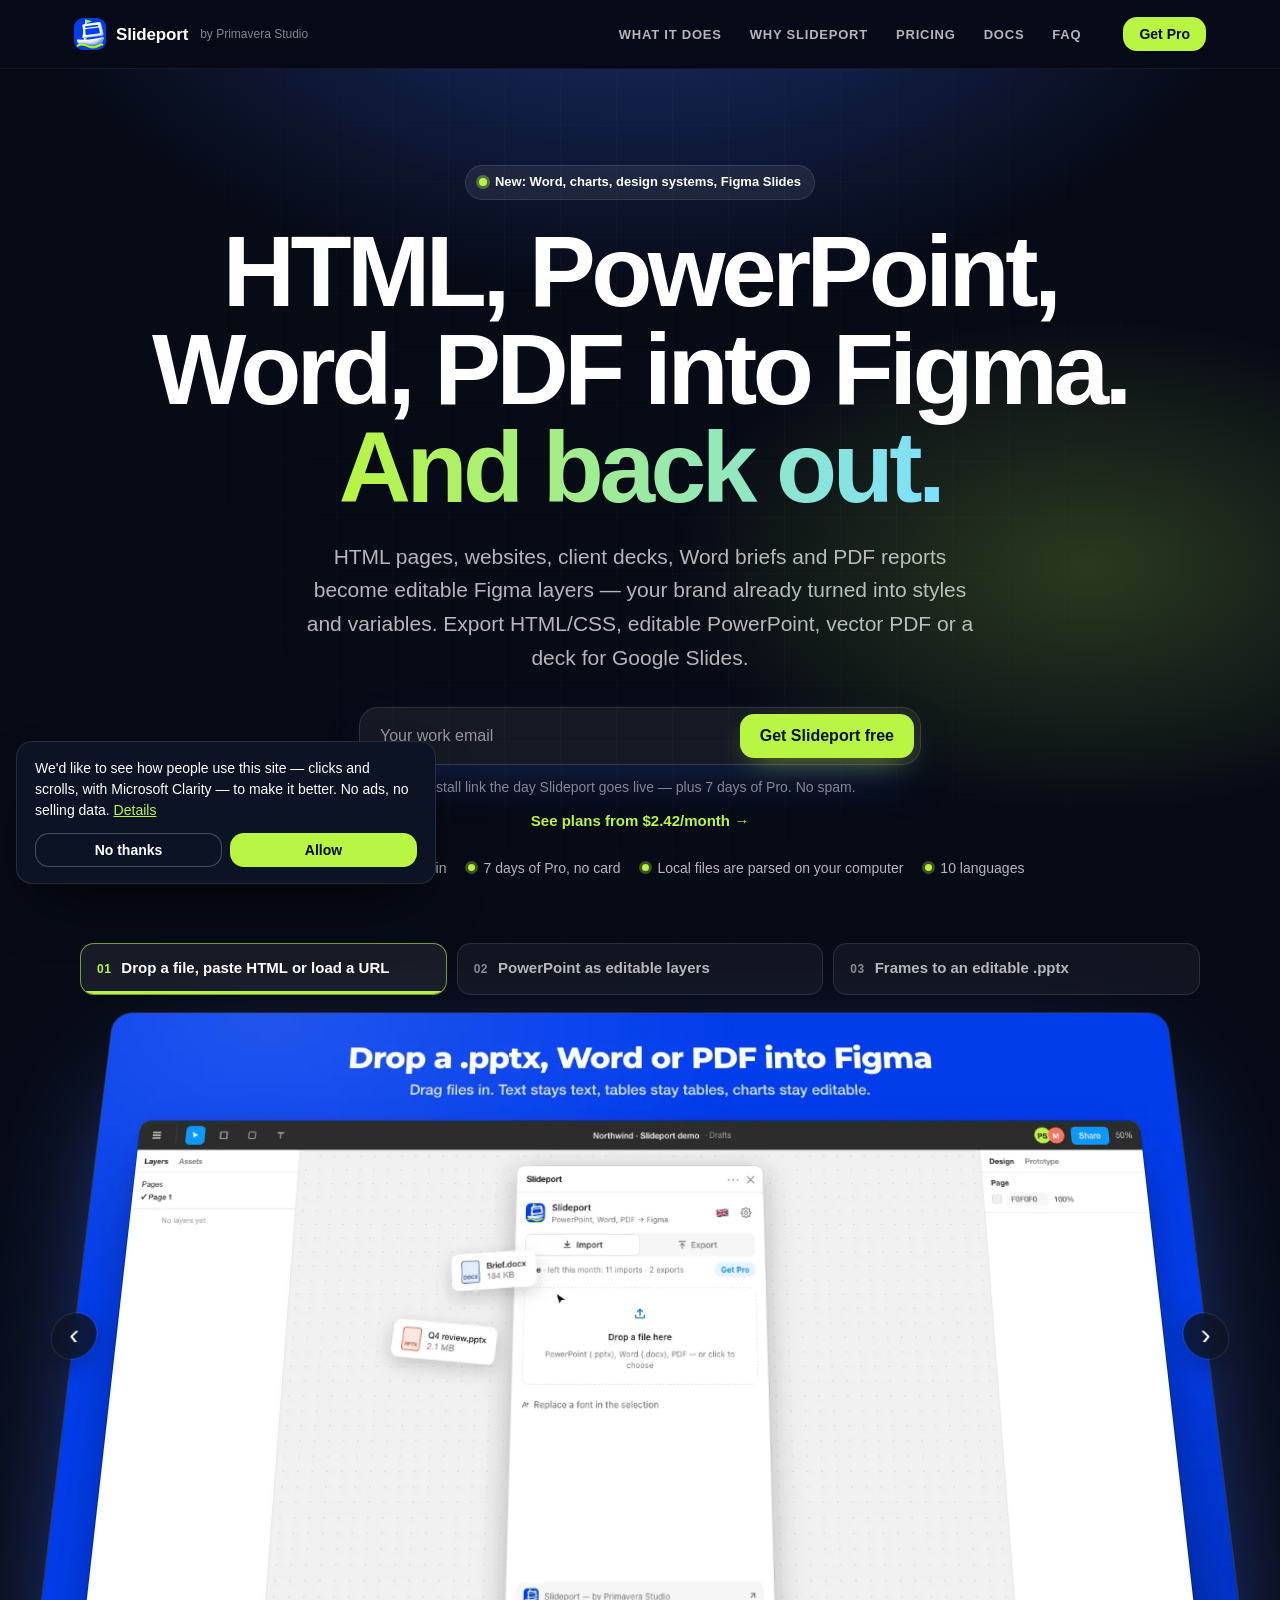
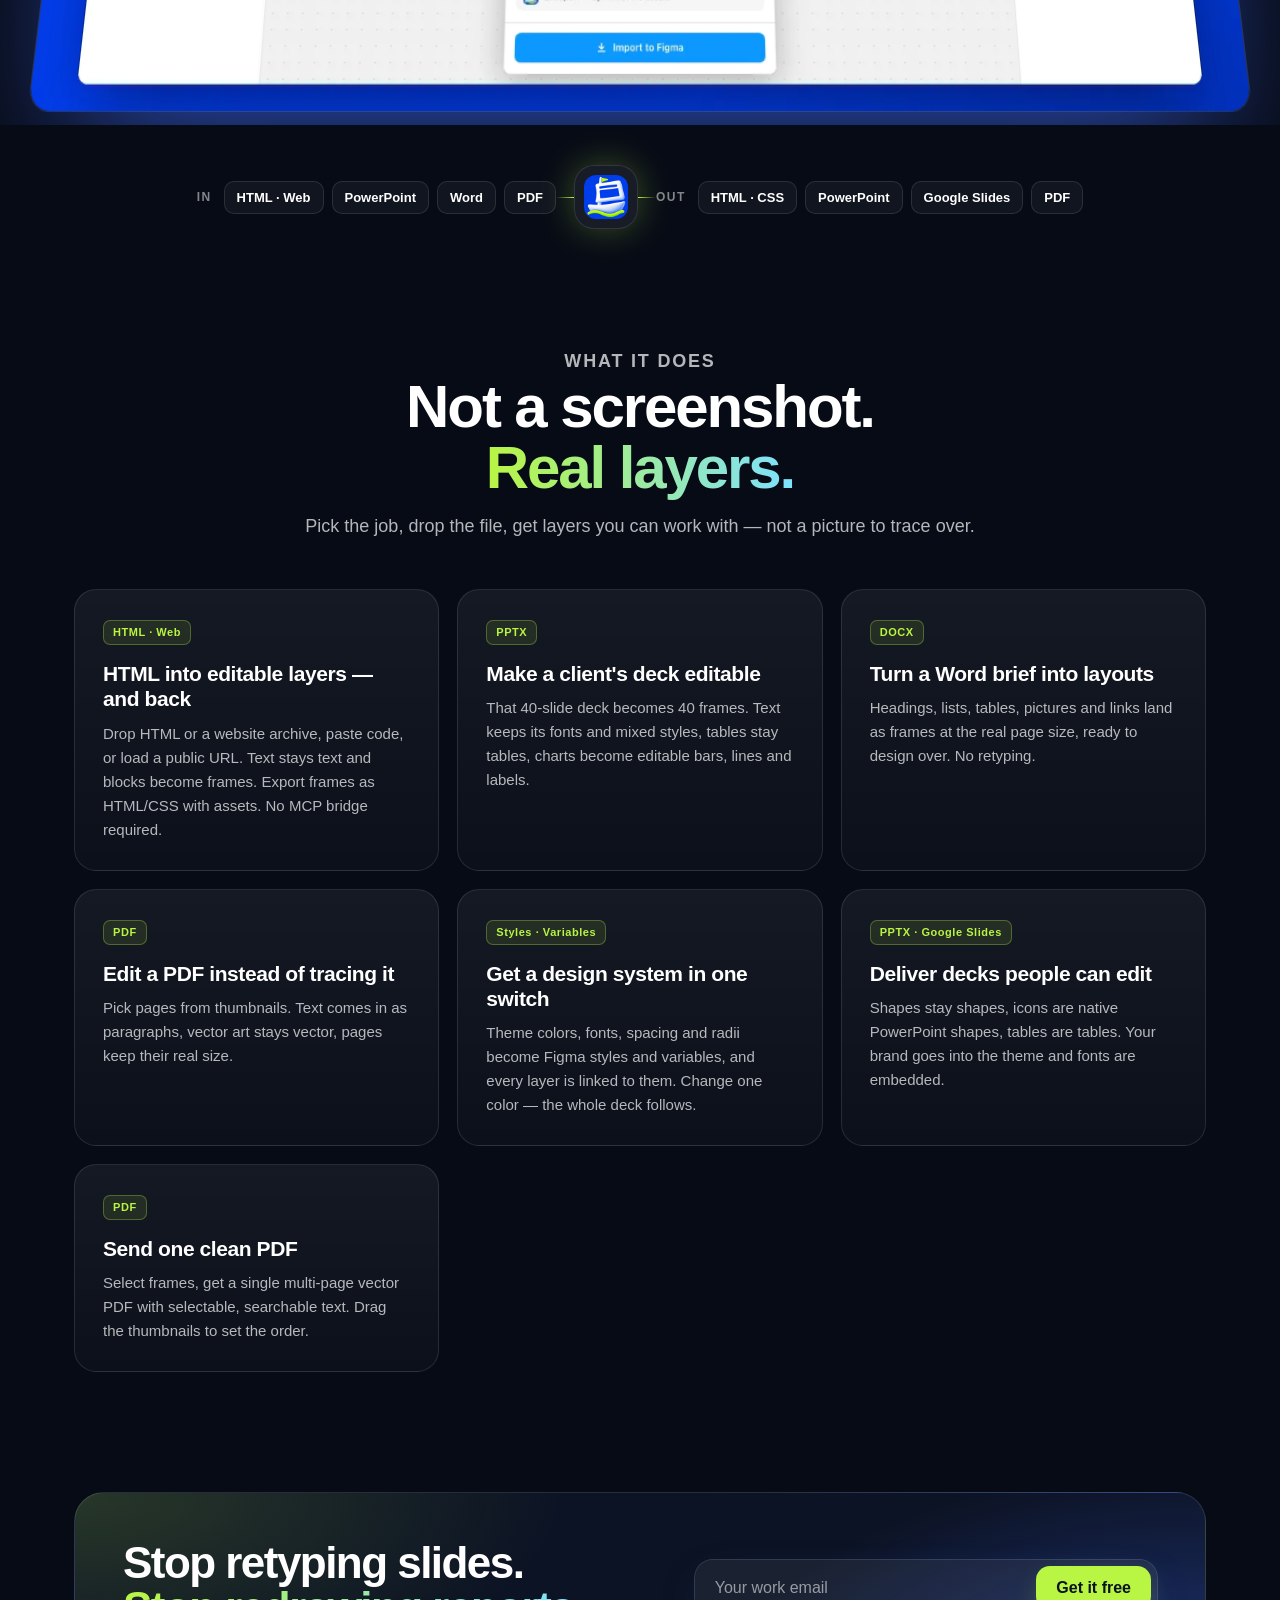
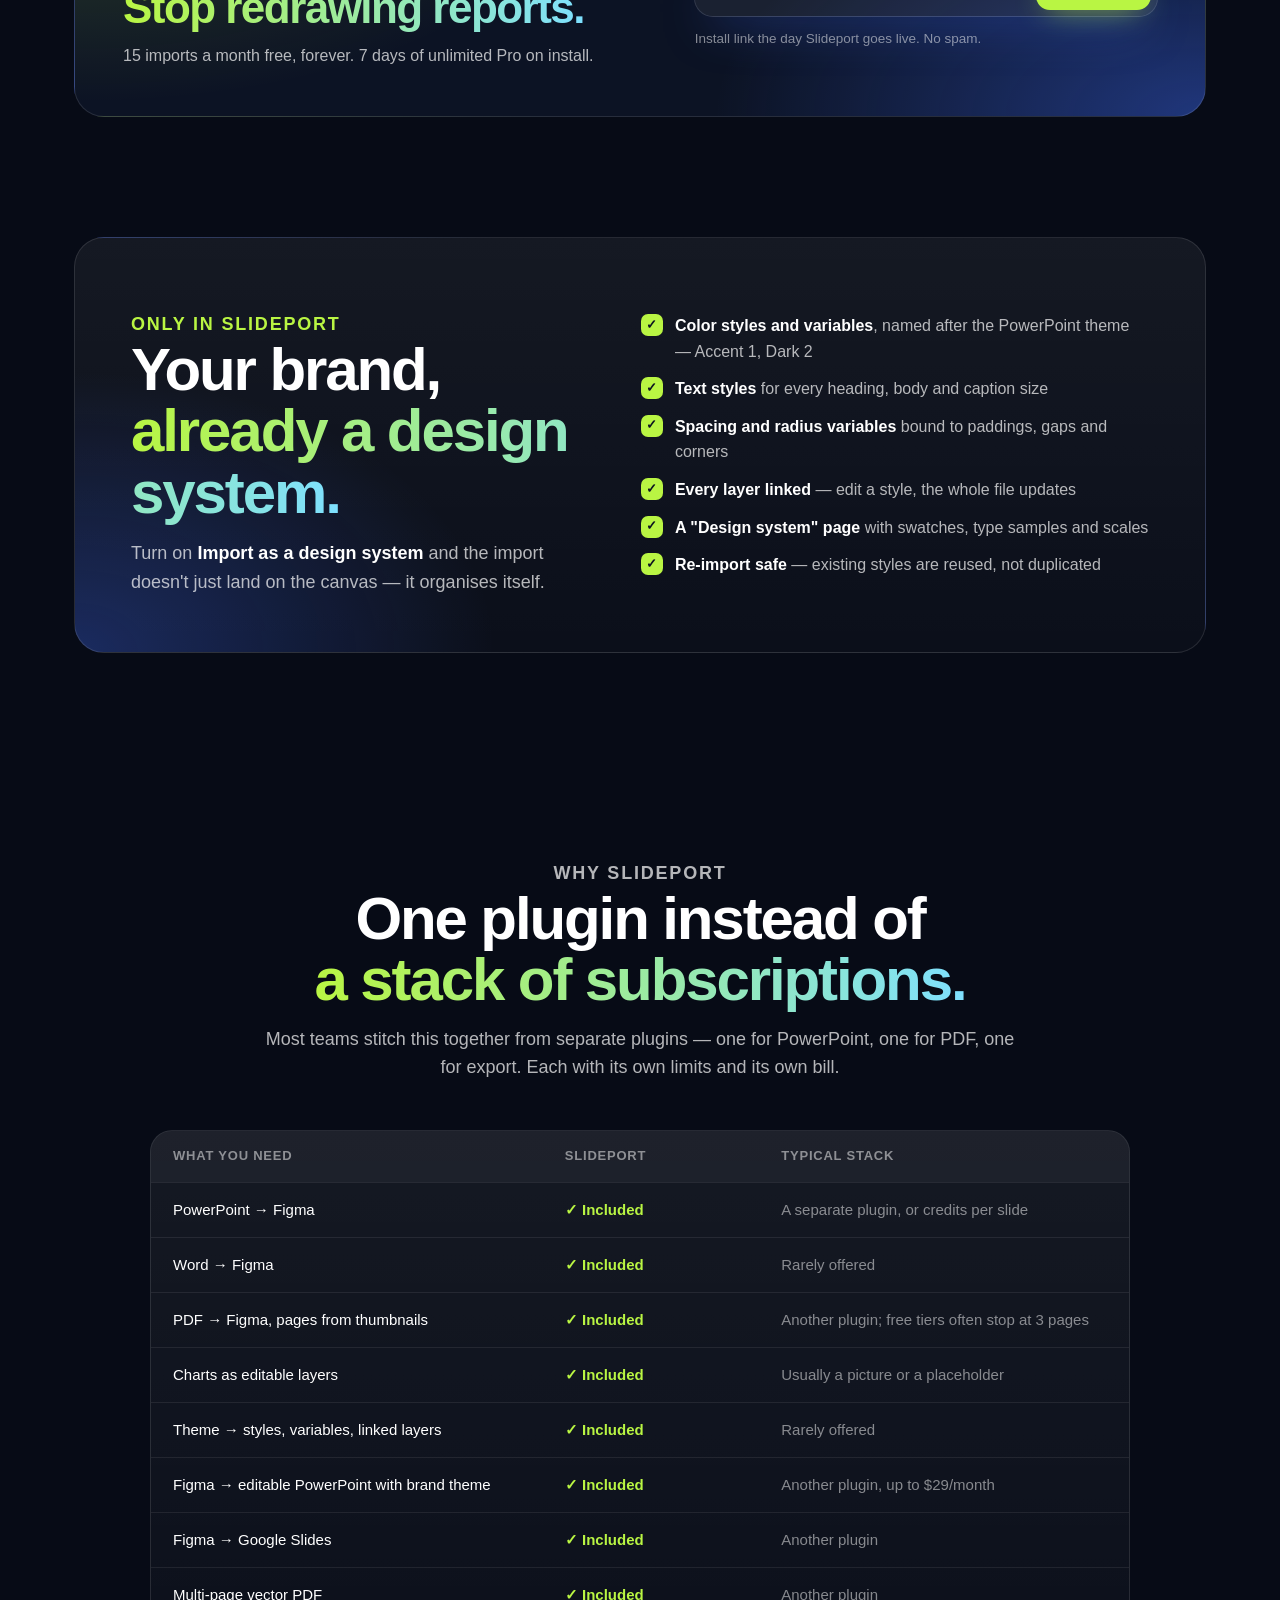
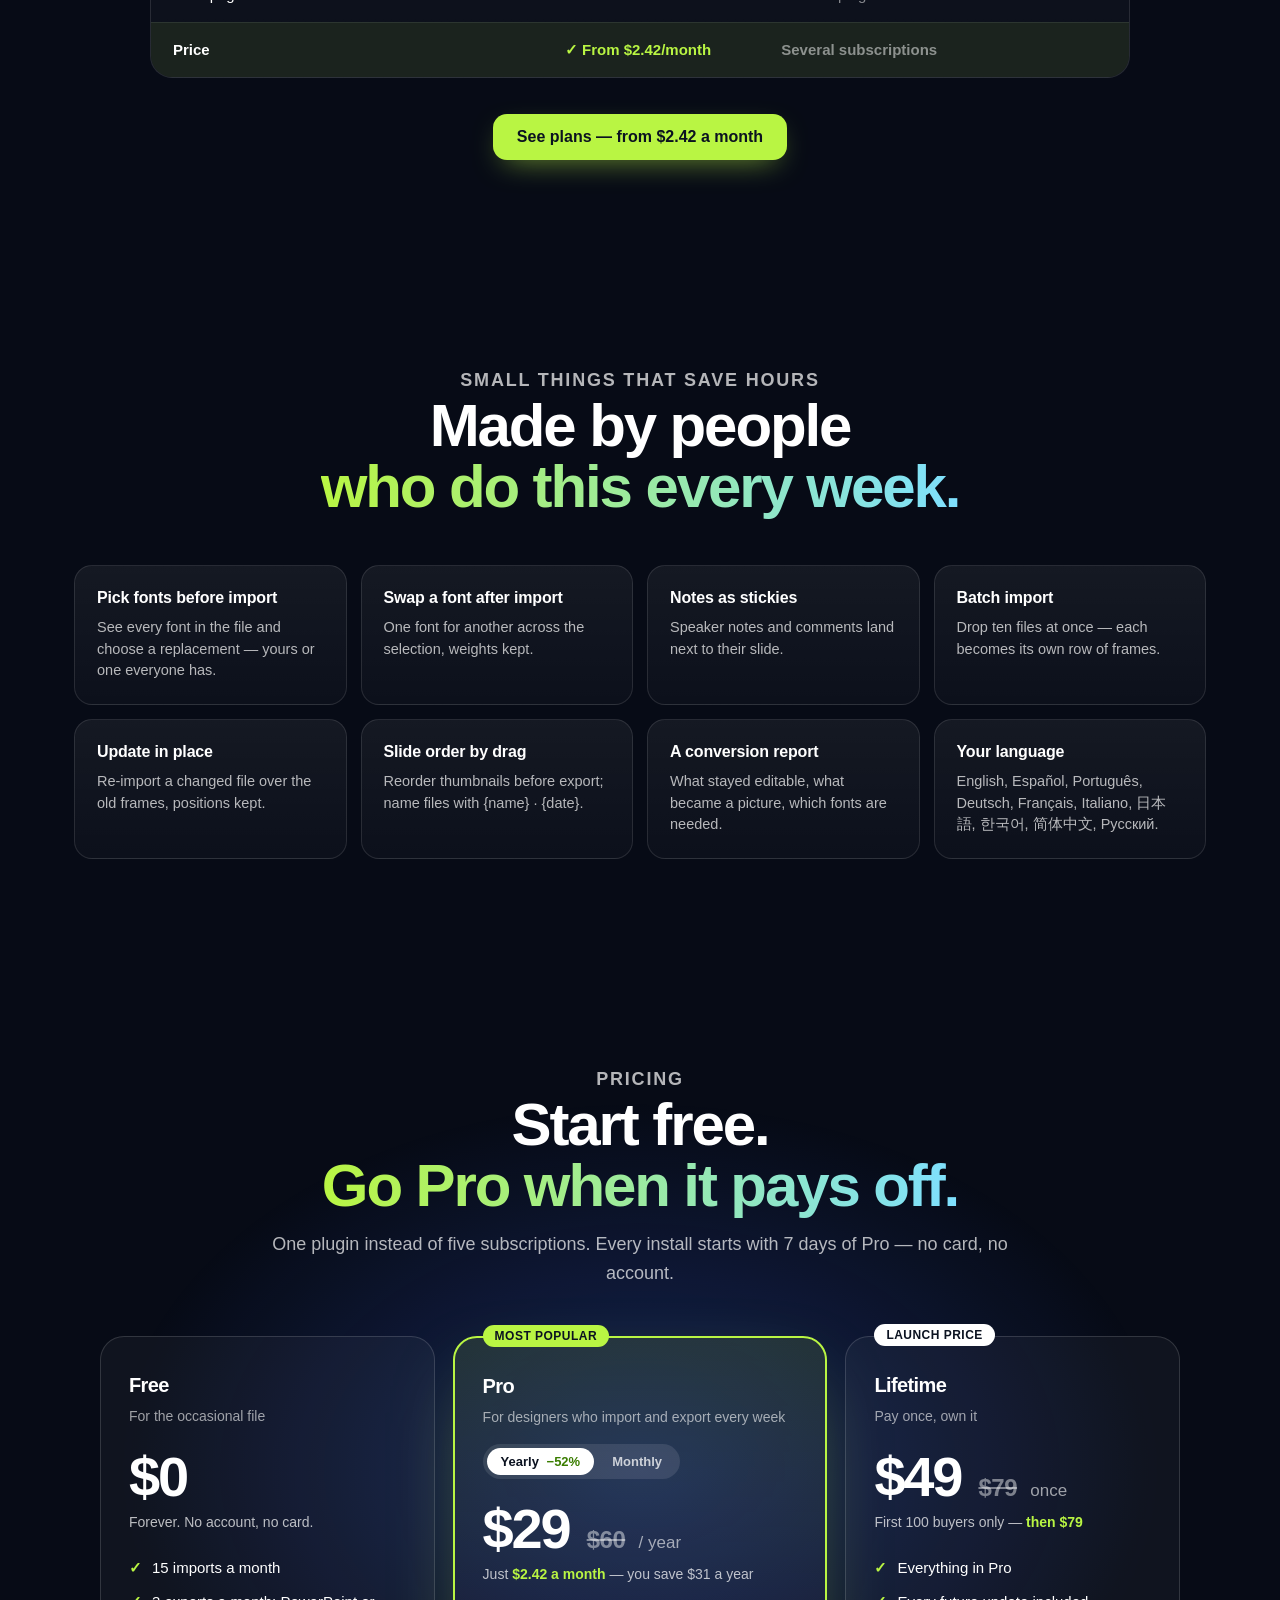
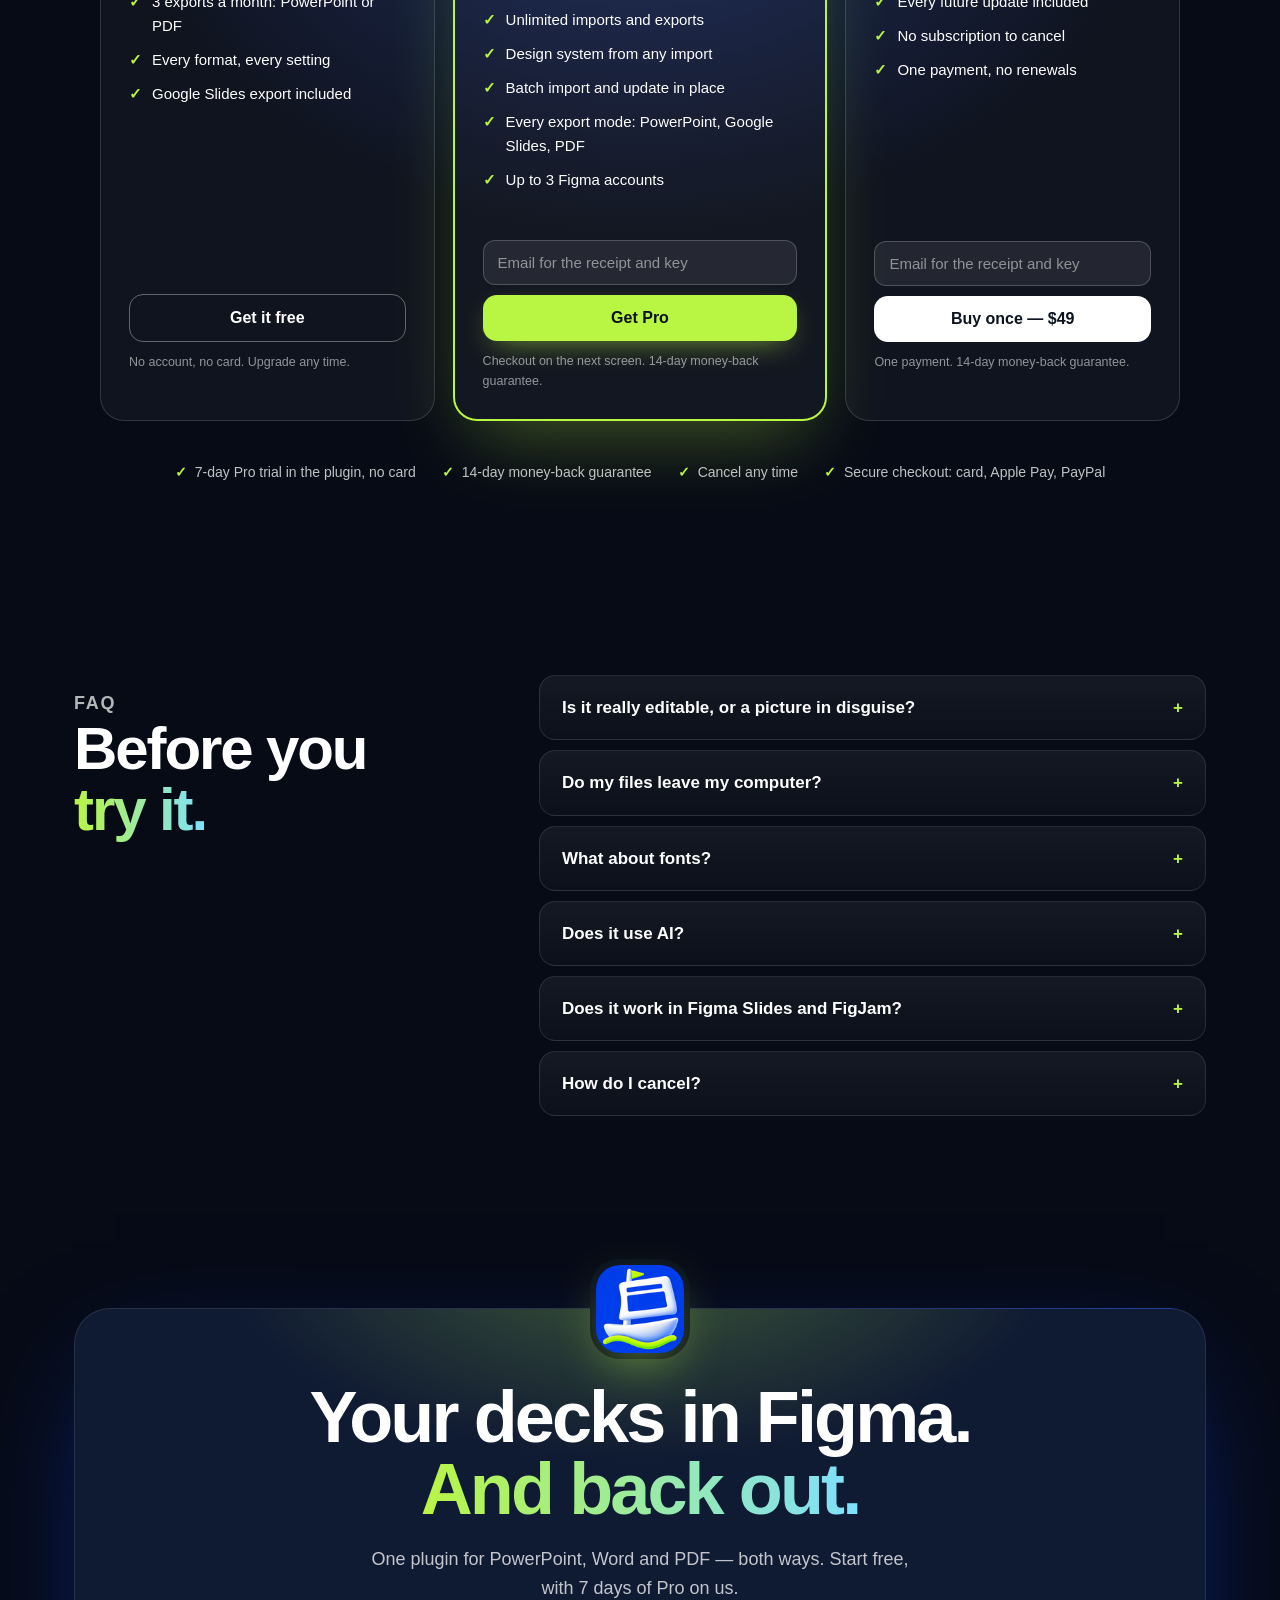
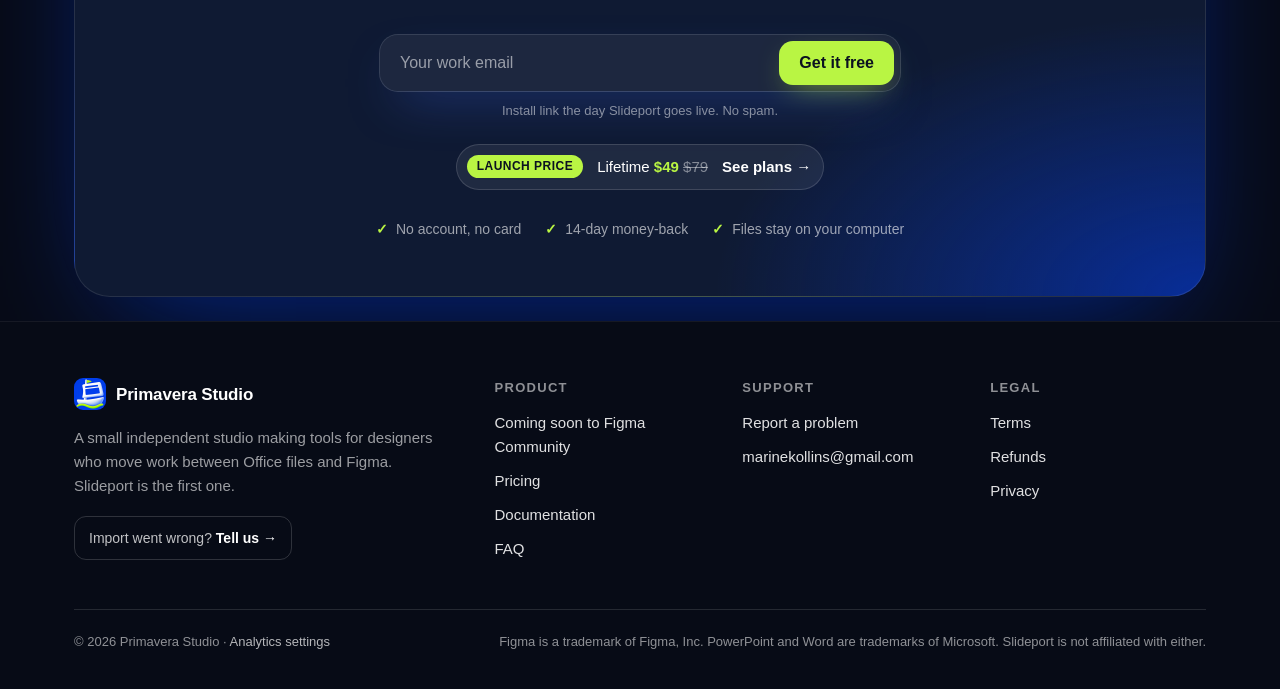
<file: index.html>
<!DOCTYPE html>
<html lang="en">
<head>
<meta charset="utf-8">
<meta name="viewport" content="width=device-width, initial-scale=1">
<meta http-equiv="Content-Security-Policy" content="default-src 'self'; script-src 'self' https://www.clarity.ms https://scripts.clarity.ms; style-src 'self' 'unsafe-inline' https://fonts.googleapis.com; font-src https://fonts.gstatic.com; img-src 'self' data: https:; connect-src 'self' https://html2figma-proxy.asr201.workers.dev https://*.clarity.ms; frame-src 'none'; form-action 'none'; base-uri 'self'; object-src 'none'">
<title>Slideport — HTML, PowerPoint, Word and PDF to Figma, and back</title>
<meta name="description" content="A Figma plugin for HTML, websites and Office files, both ways. HTML, websites, PowerPoint, Word and PDF become editable Figma layers with your brand as styles and variables. Export editable PowerPoint, vector PDF or Google Slides. Files stay on your computer. $5 a month.">
<meta property="og:title" content="Slideport — HTML, PowerPoint, Word and PDF to Figma, and back">
<meta property="og:description" content="HTML, websites, PowerPoint, Word and PDF into editable Figma layers. Export HTML/CSS, PowerPoint, PDF or Google Slides. No MCP bridge.">
<meta property="og:image" content="https://primaverambrella.github.io/assets/og.jpg">
<meta property="og:type" content="website">
<meta name="twitter:card" content="summary_large_image">
<link rel="icon" type="image/png" href="favicon.png">
<link rel="preconnect" href="https://fonts.googleapis.com">
<link rel="preconnect" href="https://fonts.gstatic.com" crossorigin>
<link href="https://fonts.googleapis.com/css2?family=Inter:wght@400;500;600;700;800&family=Inter+Tight:wght@700;800&display=swap" rel="stylesheet">
<link rel="stylesheet" href="styles.css?v=695be677">
</head>
<body class="landing">

<nav class="nav">
  <div class="wrap">
    <a class="brand" href="./"><img src="assets/icon-128.png" alt="">Slideport <small>by Primavera Studio</small></a>
    <button class="menu-btn" aria-expanded="false" aria-label="Menu">Menu</button>
    <ul>
      <li><a href="#jobs">What it does</a></li>
      <li><a href="#compare">Why Slideport</a></li>
      <li><a href="#pricing">Pricing</a></li>
      <li><a href="slideport/">Docs</a></li>
      <li><a href="#faq">FAQ</a></li>
    </ul>
    <a class="btn lime nav-cta" href="#pricing">Get Pro</a>
  </div>
</nav>

<header class="hero">
  <div class="wrap">
    <span class="pill"><i></i>New: Word, charts, design systems, Figma Slides</span>
    <h1>HTML, PowerPoint, Word, PDF into Figma.<br><em>And back out.</em></h1>
    <p class="hero-sub">HTML pages, websites, client decks, Word briefs and PDF reports become editable Figma layers — your brand already turned into styles and variables. Export HTML/CSS, editable PowerPoint, vector PDF or a deck for Google Slides.</p>
    <div class="hero-lead" id="top-lead">
      <form class="lead-form dark" data-lead-form="hero" novalidate><input type="email" autocomplete="email" placeholder="Your work email" aria-label="Email"><button class="btn lime" type="submit">Get Slideport free</button></form>
      <p class="lead-msg" data-lead-msg>Install link the day Slideport goes live — plus 7 days of Pro. No spam.</p>
      <p class="hero-links"><a href="#pricing">See plans from $2.42/month →</a></p>
    </div>
    <ul class="trust">
      <li>Both directions in one plugin</li>
      <li>7 days of Pro, no card</li>
      <li>Local files are parsed on your computer</li>
      <li>10 languages</li>
    </ul>

    <div class="hero-shot carousel" data-carousel>
      <div class="car-tabs" role="tablist" aria-label="Screenshots">
        <button type="button" role="tab" aria-selected="true"><span>01</span>Drop a file, paste HTML or load a URL<i></i></button>
        <button type="button" role="tab" aria-selected="false"><span>02</span>PowerPoint as editable layers<i></i></button>
        <button type="button" role="tab" aria-selected="false"><span>03</span>Frames to an editable .pptx<i></i></button>
      </div>
      <div class="car-view">
        <div class="car-track" tabindex="0" aria-label="Screenshots, swipe or use arrow keys">
          <figure><img src="assets/screenshot-1-import.webp" srcset="assets/screenshot-1-import-900.webp 900w, assets/screenshot-1-import.webp 1600w" sizes="(max-width: 1000px) 100vw, 1100px" decoding="async" fetchpriority="high" alt="Slideport import tab in Figma" width="1600" height="960"></figure>
          <figure><img src="assets/screenshot-2-office.webp" srcset="assets/screenshot-2-office-900.webp 900w, assets/screenshot-2-office.webp 1600w" sizes="(max-width: 1000px) 100vw, 1100px" decoding="async" fetchpriority="low" alt="A PowerPoint deck imported into Figma as editable layers" width="1600" height="960"></figure>
          <figure><img src="assets/screenshot-3-powerpoint.webp" srcset="assets/screenshot-3-powerpoint-900.webp 900w, assets/screenshot-3-powerpoint.webp 1600w" sizes="(max-width: 1000px) 100vw, 1100px" decoding="async" fetchpriority="low" alt="Figma frames exported to PowerPoint" width="1600" height="960"></figure>
        </div>
        <button type="button" class="car-arrow prev" aria-label="Previous">‹</button>
        <button type="button" class="car-arrow next" aria-label="Next">›</button>
      </div>
    </div>
  </div>
</header>

<section class="flow" aria-label="Formats">
  <div class="wrap">
    <div class="flow-row">
      <div class="flow-side">
        <span class="flow-label">In</span>
        <span class="chip">HTML · Web</span><span class="chip">PowerPoint</span><span class="chip">Word</span><span class="chip">PDF</span>
      </div>
      <span class="flow-hub"><img src="assets/icon-128.png" alt="" width="44" height="44"></span>
      <div class="flow-side">
        <span class="flow-label">Out</span>
        <span class="chip">HTML · CSS</span><span class="chip">PowerPoint</span><span class="chip">Google Slides</span><span class="chip">PDF</span>
      </div>
    </div>
  </div>
</section>

<section class="section" id="jobs">
  <div class="wrap">
    <div class="section-head">
      <p class="eyebrow">What it does</p>
      <h2>Not a screenshot.<br><em>Real layers.</em></h2>
      <p>Pick the job, drop the file, get layers you can work with — not a picture to trace over.</p>
    </div>
    <div class="jobs"><article class="job"><span class="fmt">HTML · Web</span><h3>HTML into editable layers — and back</h3><p>Drop HTML or a website archive, paste code, or load a public URL. Text stays text and blocks become frames. Export frames as HTML/CSS with assets. No MCP bridge required.</p></article>
      <article class="job">
        <span class="fmt">PPTX</span>
        <h3>Make a client's deck editable</h3>
        <p>That 40-slide deck becomes 40 frames. Text keeps its fonts and mixed styles, tables stay tables, charts become editable bars, lines and labels.</p>
      </article>
      <article class="job">
        <span class="fmt">DOCX</span>
        <h3>Turn a Word brief into layouts</h3>
        <p>Headings, lists, tables, pictures and links land as frames at the real page size, ready to design over. No retyping.</p>
      </article>
      <article class="job">
        <span class="fmt">PDF</span>
        <h3>Edit a PDF instead of tracing it</h3>
        <p>Pick pages from thumbnails. Text comes in as paragraphs, vector art stays vector, pages keep their real size.</p>
      </article>
      <article class="job">
        <span class="fmt">Styles · Variables</span>
        <h3>Get a design system in one switch</h3>
        <p>Theme colors, fonts, spacing and radii become Figma styles and variables, and every layer is linked to them. Change one color — the whole deck follows.</p>
      </article>
      <article class="job">
        <span class="fmt">PPTX · Google Slides</span>
        <h3>Deliver decks people can edit</h3>
        <p>Shapes stay shapes, icons are native PowerPoint shapes, tables are tables. Your brand goes into the theme and fonts are embedded.</p>
      </article>
      <article class="job">
        <span class="fmt">PDF</span>
        <h3>Send one clean PDF</h3>
        <p>Select frames, get a single multi-page vector PDF with selectable, searchable text. Drag the thumbnails to set the order.</p>
      </article>
    </div>
  </div>
</section>

<section class="section tight">
  <div class="wrap">
    <div class="cta-card">
      <div>
        <h2>Stop retyping slides.<br><em>Stop redrawing reports.</em></h2>
        <p>15 imports a month free, forever. 7 days of unlimited Pro on install.</p>
      </div>
      <div>
        <form class="lead-form dark" data-lead-form="mid" novalidate><input type="email" autocomplete="email" placeholder="Your work email" aria-label="Email"><button class="btn lime" type="submit">Get it free</button></form>
        <p class="lead-msg" data-lead-msg>Install link the day Slideport goes live. No spam.</p>
      </div>
    </div>
  </div>
</section>

<section class="section" id="design-system">
  <div class="wrap">
    <div class="split-card">
      <div>
        <p class="eyebrow">Only in Slideport</p>
        <h2>Your brand,<br><em>already a design system.</em></h2>
        <p>Turn on <b>Import as a design system</b> and the import doesn't just land on the canvas — it organises itself.</p>
      </div>
      <ul class="ticks">
        <li><span><b>Color styles and variables</b>, named after the PowerPoint theme — Accent 1, Dark 2</span></li>
        <li><span><b>Text styles</b> for every heading, body and caption size</span></li>
        <li><span><b>Spacing and radius variables</b> bound to paddings, gaps and corners</span></li>
        <li><span><b>Every layer linked</b> — edit a style, the whole file updates</span></li>
        <li><span><b>A "Design system" page</b> with swatches, type samples and scales</span></li>
        <li><span><b>Re-import safe</b> — existing styles are reused, not duplicated</span></li>
      </ul>
    </div>
  </div>
</section>

<section class="section" id="compare">
  <div class="wrap">
    <div class="section-head">
      <p class="eyebrow">Why Slideport</p>
      <h2>One plugin instead of<br><em>a stack of subscriptions.</em></h2>
      <p>Most teams stitch this together from separate plugins — one for PowerPoint, one for PDF, one for export. Each with its own limits and its own bill.</p>
    </div>
    <div class="compare" role="table" aria-label="Slideport compared with a typical plugin stack">
      <div class="row head" role="row"><span role="columnheader">What you need</span><span role="columnheader">Slideport</span><span role="columnheader">Typical stack</span></div>
      <div class="row" role="row"><span role="cell">PowerPoint → Figma</span><span role="cell" class="yes">Included</span><span role="cell">A separate plugin, or credits per slide</span></div>
      <div class="row" role="row"><span role="cell">Word → Figma</span><span role="cell" class="yes">Included</span><span role="cell">Rarely offered</span></div>
      <div class="row" role="row"><span role="cell">PDF → Figma, pages from thumbnails</span><span role="cell" class="yes">Included</span><span role="cell">Another plugin; free tiers often stop at 3 pages</span></div>
      <div class="row" role="row"><span role="cell">Charts as editable layers</span><span role="cell" class="yes">Included</span><span role="cell">Usually a picture or a placeholder</span></div>
      <div class="row" role="row"><span role="cell">Theme → styles, variables, linked layers</span><span role="cell" class="yes">Included</span><span role="cell">Rarely offered</span></div>
      <div class="row" role="row"><span role="cell">Figma → editable PowerPoint with brand theme</span><span role="cell" class="yes">Included</span><span role="cell">Another plugin, up to $29/month</span></div>
      <div class="row" role="row"><span role="cell">Figma → Google Slides</span><span role="cell" class="yes">Included</span><span role="cell">Another plugin</span></div>
      <div class="row" role="row"><span role="cell">Multi-page vector PDF</span><span role="cell" class="yes">Included</span><span role="cell">Another plugin</span></div>
      <div class="row total" role="row"><span role="cell">Price</span><span role="cell" class="yes">From $2.42/month</span><span role="cell">Several subscriptions</span></div>
    </div>
    <div class="center-cta"><a class="btn lime" href="#pricing">See plans — from $2.42 a month</a></div>
  </div>
</section>

<section class="section" id="details">
  <div class="wrap">
    <div class="section-head">
      <p class="eyebrow">Small things that save hours</p>
      <h2>Made by people<br><em>who do this every week.</em></h2>
    </div>
    <ul class="details">
      <li><b>Pick fonts before import</b>See every font in the file and choose a replacement — yours or one everyone has.</li>
      <li><b>Swap a font after import</b>One font for another across the selection, weights kept.</li>
      <li><b>Notes as stickies</b>Speaker notes and comments land next to their slide.</li>
      <li><b>Batch import</b>Drop ten files at once — each becomes its own row of frames.</li>
      <li><b>Update in place</b>Re-import a changed file over the old frames, positions kept.</li>
      <li><b>Slide order by drag</b>Reorder thumbnails before export; name files with {name} · {date}.</li>
      <li><b>A conversion report</b>What stayed editable, what became a picture, which fonts are needed.</li>
      <li><b>Your language</b>English, Español, Português, Deutsch, Français, Italiano, 日本語, 한국어, 简体中文, Русский.</li>
    </ul>
  </div>
</section>

<section class="section pricing-band" id="pricing">
  <div class="wrap">
    <div class="section-head">
      <p class="eyebrow">Pricing</p>
      <h2>Start free.<br><em>Go Pro when it pays off.</em></h2>
      <p>One plugin instead of five subscriptions. Every install starts with 7 days of Pro — no card, no account.</p>
    </div>
    <div class="plans3">
      <div class="plan">
        <h3>Free</h3>
        <div class="tag">For the occasional file</div>
        <div class="price">$0</div>
        <div class="sub">Forever. No account, no card.</div>
        <ul>
          <li>15 imports a month</li>
          <li>3 exports a month: PowerPoint or PDF</li>
          <li>Every format, every setting</li>
          <li>Google Slides export included</li>
        </ul>
        <div class="cta"><a class="btn outline" href="#top-lead">Get it free</a><p class="plan-note">No account, no card. Upgrade any time.</p></div>
      </div>
      <div class="plan featured" data-pro-card data-buy-card="pro">
        <span class="badge">Most popular</span>
        <h3>Pro</h3>
        <div class="tag">For designers who import and export every week</div>
        <div class="toggle" role="group" aria-label="Billing period">
          <button type="button" data-pro-period="yearly" aria-pressed="true">Yearly <span class="save">−52%</span></button>
          <button type="button" data-pro-period="monthly" aria-pressed="false">Monthly</button>
        </div>
        <div class="price" data-pro-price>$29 <s class="was">$60</s> <small>/ year</small></div>
        <div class="sub" data-pro-sub>Just <b>$2.42 a month</b> — 52% less than monthly</div>
        <ul>
          <li>Unlimited imports and exports</li>
          <li>Design system from any import</li>
          <li>Batch import and update in place</li>
          <li>Every export mode: PowerPoint, Google Slides, PDF</li>
          <li>Up to 3 Figma accounts</li>
        </ul>
        <div class="cta">
          <input class="input email" type="email" autocomplete="email" placeholder="Email for the receipt and key" data-email-input>
          <button class="btn lime" type="button" data-buy>Get Pro</button>
          <p class="plan-note" data-buy-note>Checkout on the next screen. 14-day money-back guarantee.</p>
        </div>
      </div>
      <div class="plan" data-buy-card="lifetime">
        <span class="badge alt" data-life-badge>Launch price</span>
        <h3>Lifetime</h3>
        <div class="tag">Pay once, own it</div>
        <div class="price" data-life-price>$49 <s class="was">$79</s> <small>once</small></div>
        <div class="sub" data-life-sub>First 100 buyers only — <b>then $79</b></div>
        <div class="countdown" data-launch-timer hidden>Launch price ends in <b data-launch-left></b></div>
        <ul>
          <li>Everything in Pro</li>
          <li>Every future update included</li>
          <li>No subscription to cancel</li>
          <li>One payment, no renewals</li>
        </ul>
        <div class="cta">
          <input class="input email" type="email" autocomplete="email" placeholder="Email for the receipt and key" data-email-input>
          <button class="btn white" type="button" data-buy data-life-btn>Buy once — $49</button>
          <p class="plan-note" data-buy-note>One payment. 14-day money-back guarantee.</p>
        </div>
      </div>
    </div>
    <ul class="plan-trust">
      <li>7-day Pro trial in the plugin, no card</li>
      <li>14-day money-back guarantee</li>
      <li>Cancel any time</li>
      <li>Secure checkout: card, Apple Pay, PayPal</li>
    </ul>
  </div>
</section>

<section class="section" id="faq">
  <div class="wrap faq">
    <div class="section-head">
      <p class="eyebrow">FAQ</p>
      <h2>Before you<br><em>try it.</em></h2>
    </div>
    <div class="faq-list">
      <details><summary>Is it really editable, or a picture in disguise?</summary><p>Really editable. Text is text, shapes are shapes, Auto Layout is Auto Layout. When something can't be rebuilt exactly — a mask, a picture fill, a rare chart type — Slideport keeps it as a picture and tells you in the report.</p></details>
      <details><summary>Do my files leave my computer?</summary><p>No. PowerPoint, Word and PDF files are converted inside the plugin and never uploaded. Full details in the <a href="slideport/privacy/">privacy policy</a>.</p></details>
      <details><summary>What about fonts?</summary><p>Before import you see every font in the file and can pick a replacement. On export, Google Fonts are embedded in the .pptx, so text looks the same on any computer.</p></details>
      <details><summary>Does it use AI?</summary><p>No. The conversion is deterministic — the same file gives the same result every time.</p></details>
      <details><summary>Does it work in Figma Slides and FigJam?</summary><p>Yes. In Figma Slides every imported page becomes a slide; slides export in presentation order.</p></details>
      <details><summary>How do I cancel?</summary><p>Any time, in your lava.top account. If Pro isn't for you within 14 days, write to us for a refund.</p></details>
    </div>
  </div>
</section>

<section class="finale">
  <div class="wrap">
    <div class="finale-card">
      <img class="finale-icon" src="assets/icon-128.png" alt="" width="88" height="88">
      <h2>Your decks in Figma.<br><em>And back out.</em></h2>
      <p class="finale-sub">One plugin for PowerPoint, Word and PDF — both ways. Start free, with 7 days of Pro on us.</p>
      <div class="finale-form">
        <form class="lead-form dark" data-lead-form="final" novalidate><input type="email" autocomplete="email" placeholder="Your work email" aria-label="Email"><button class="btn lime" type="submit">Get it free</button></form>
        <p class="lead-msg" data-lead-msg>Install link the day Slideport goes live. No spam.</p>
      </div>
      <div class="finale-or" data-launch-only>
        <a class="finale-deal" href="#pricing">
          <span class="fd-tag">Launch price</span>
          <span>Lifetime <b>$49</b> <s>$79</s></span>
          <span class="fd-time" data-launch-timer hidden>ends in <b data-launch-left></b></span>
          <span class="fd-go">See plans →</span>
        </a>
      </div>
      <ul class="finale-proof">
        <li>No account, no card</li>
        <li>14-day money-back</li>
        <li>Files stay on your computer</li>
      </ul>
    </div>
  </div>
</section>

<footer class="footer rich" id="contact">
  <div class="wrap">
    <div class="f-grid">
      <div class="f-brand">
        <a class="brand" href="./"><img src="assets/icon-128.png" alt="">Primavera Studio</a>
        <p>A small independent studio making tools for designers who move work between Office files and Figma. Slideport is the first one.</p>
        <a class="f-report" data-issues href="#">Import went wrong? <b>Tell us →</b></a>
      </div>
      <div>
        <h4>Product</h4>
        <ul>
          <li><a data-community href="#"><span data-label>Figma Community</span></a></li>
          <li><a href="#pricing">Pricing</a></li>
          <li><a href="slideport/">Documentation</a></li>
          <li><a href="#faq">FAQ</a></li>
        </ul>
      </div>
      <div>
        <h4>Support</h4>
        <ul>
          <li><a data-issues href="#">Report a problem</a></li>
          <li data-email-wrap><a data-email href="#"></a></li>
        </ul>
      </div>
      <div>
        <h4>Legal</h4>
        <ul>
          <li><a href="slideport/terms/">Terms</a></li>
          <li><a href="slideport/refunds/">Refunds</a></li>
          <li><a href="slideport/privacy/">Privacy</a></li>
        </ul>
      </div>
    </div>
    <div class="bottom">
      <span>© <span data-year>2026</span> Primavera Studio</span>
      <span>Figma is a trademark of Figma, Inc. PowerPoint and Word are trademarks of Microsoft. Slideport is not affiliated with either.</span>
    </div>
  </div>
</footer>

<script src="site.js?v=695be677"></script>
</body>
</html>
</file>
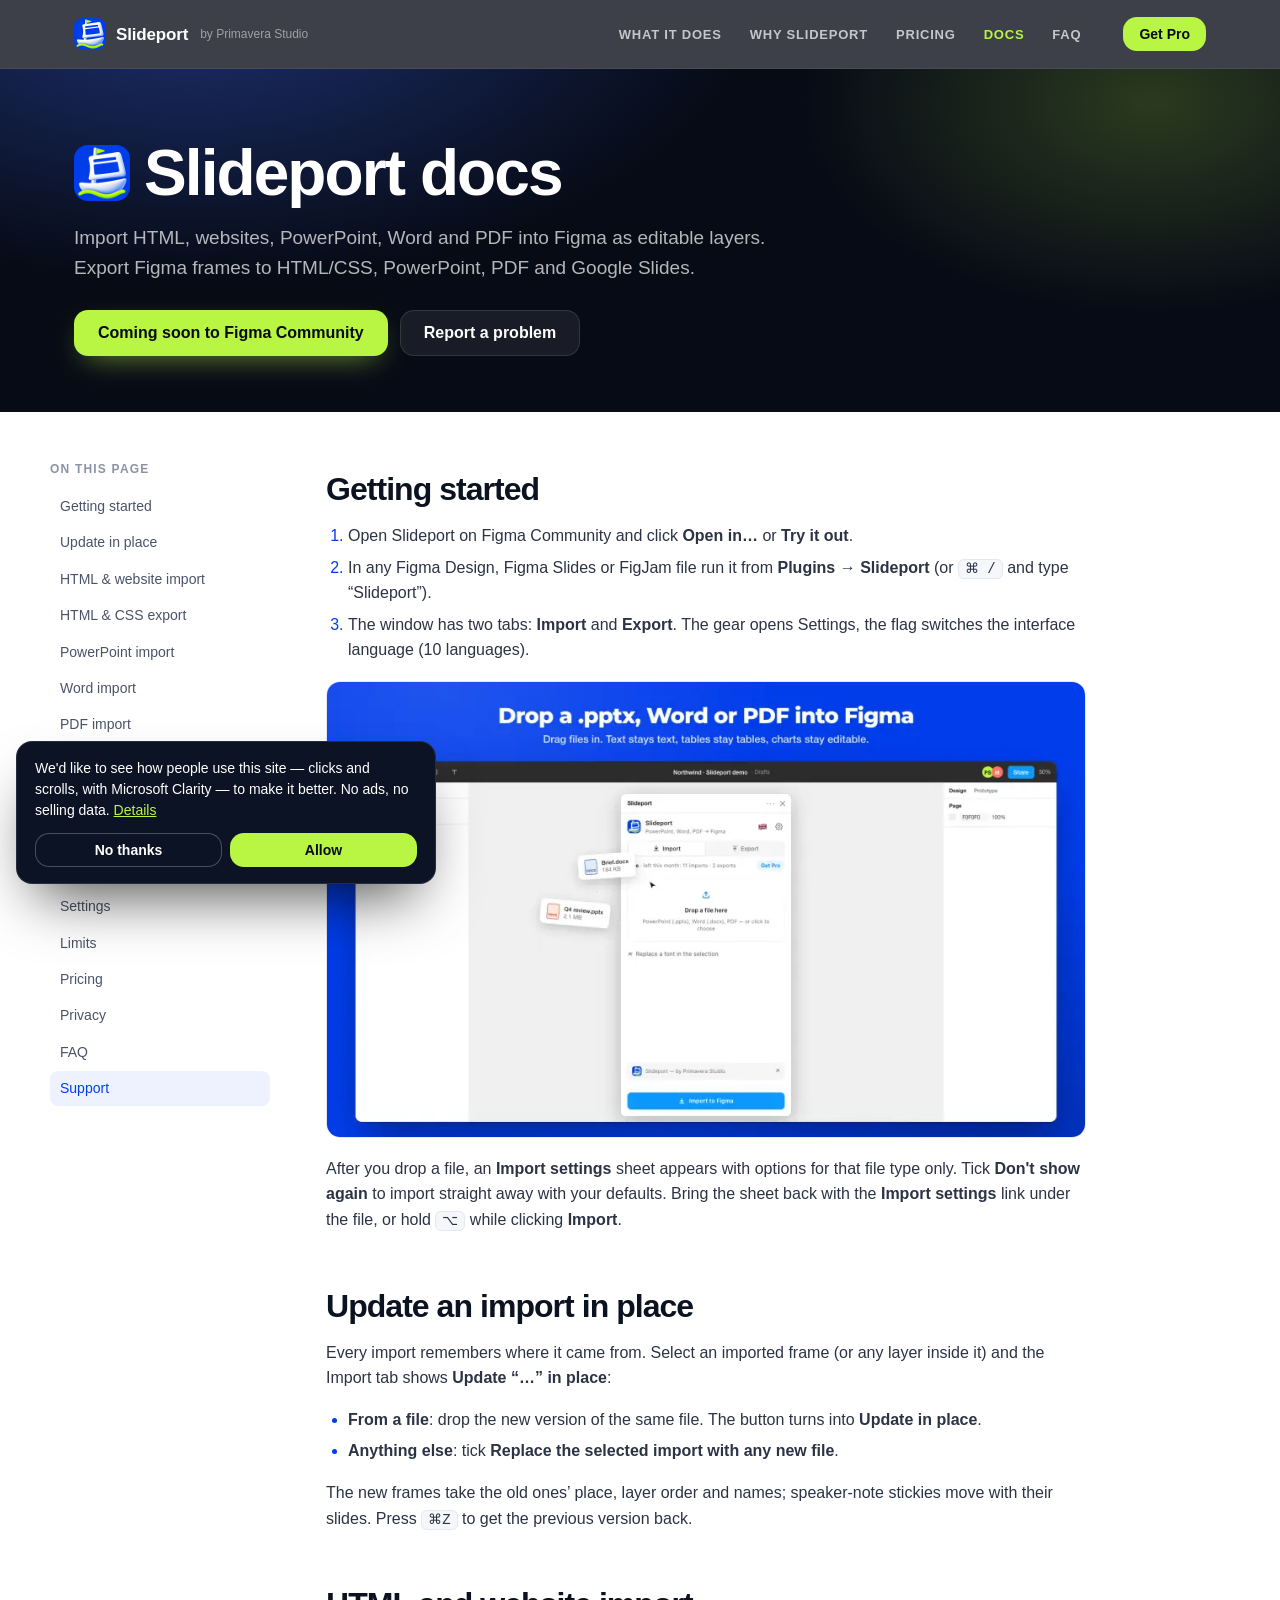
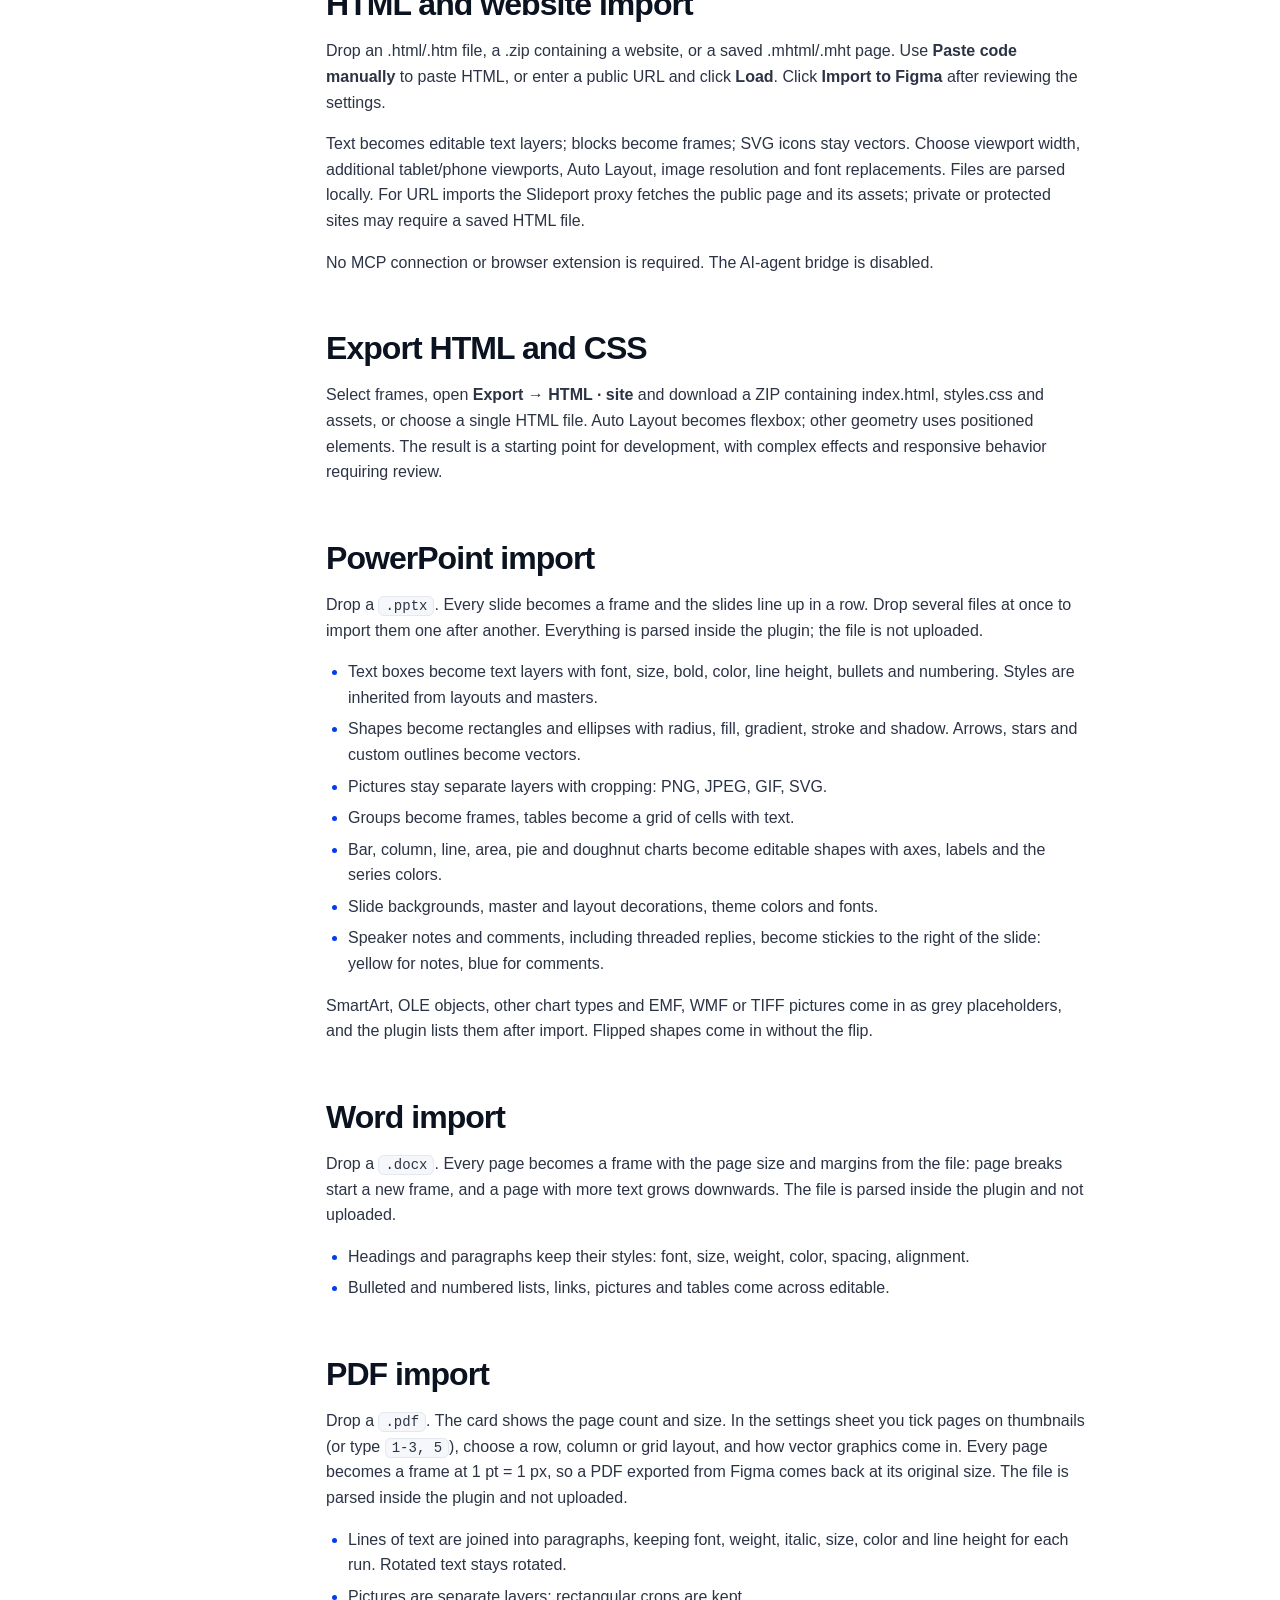
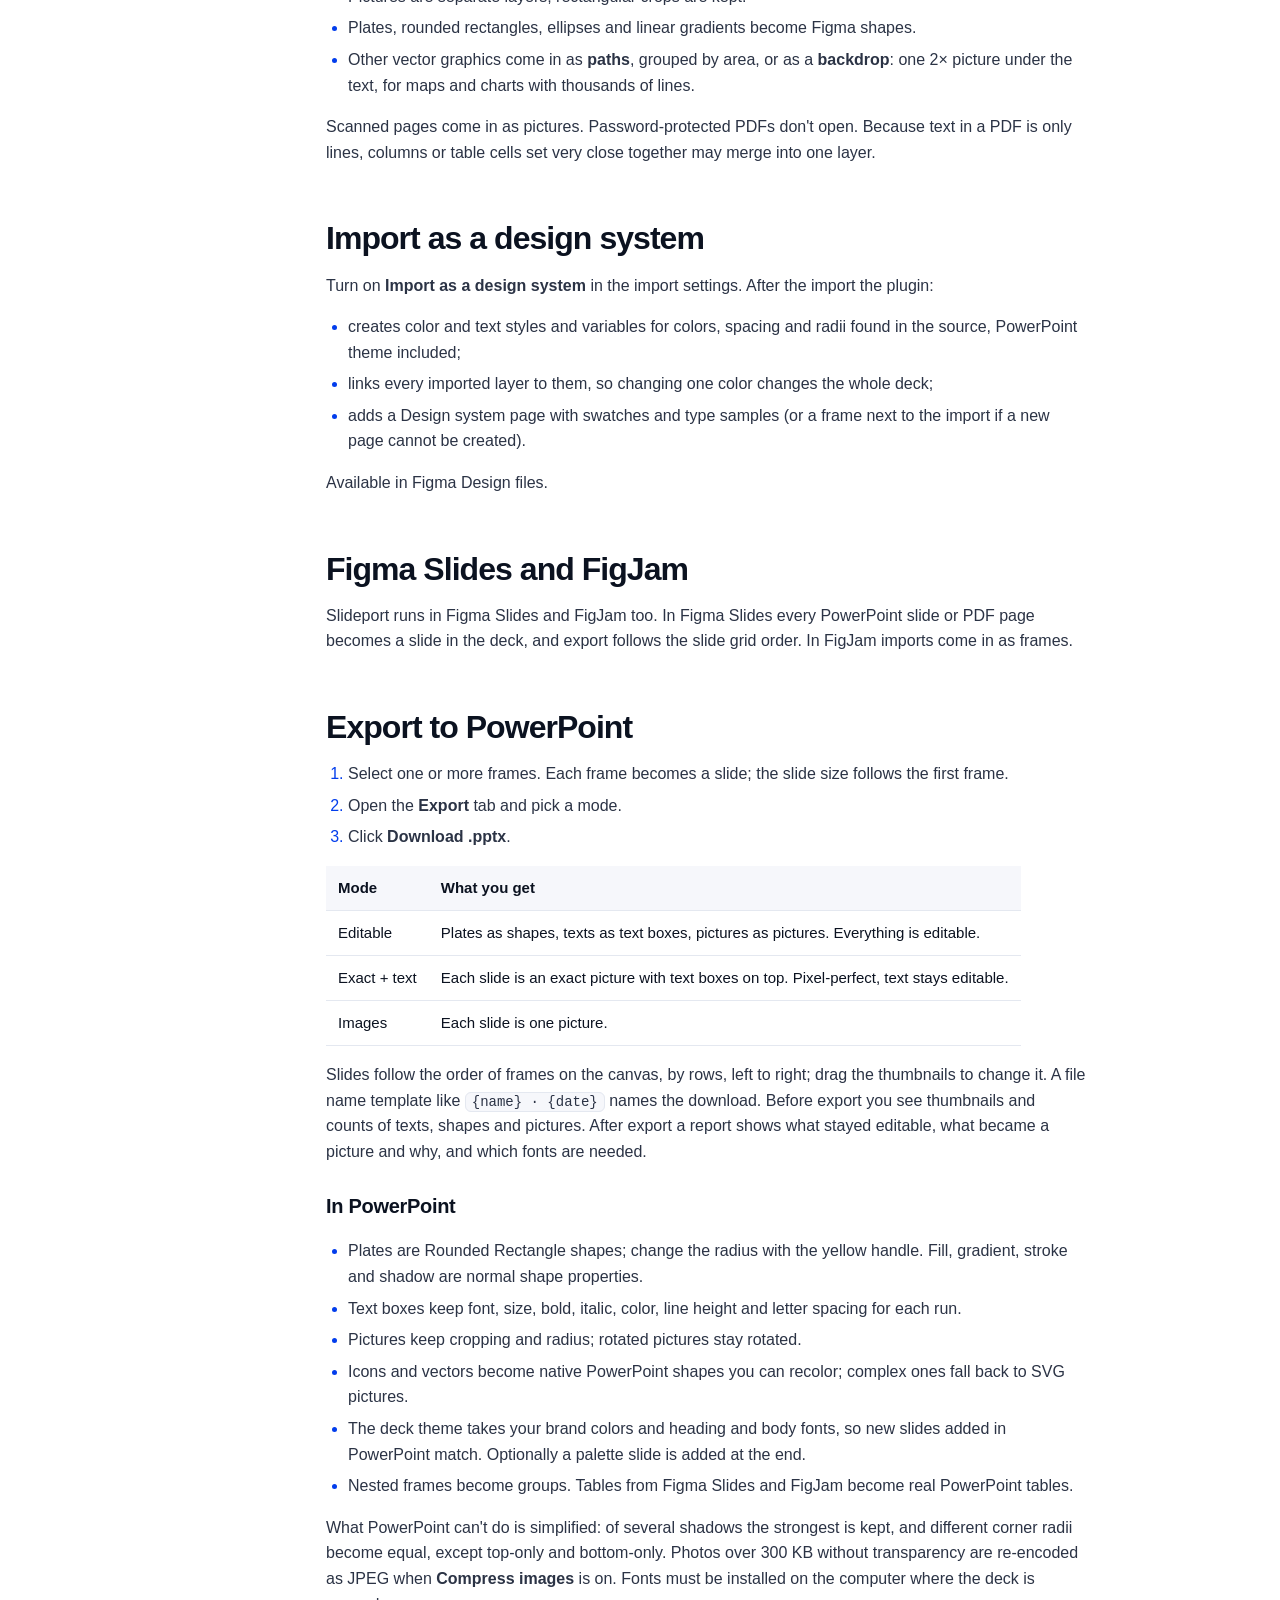
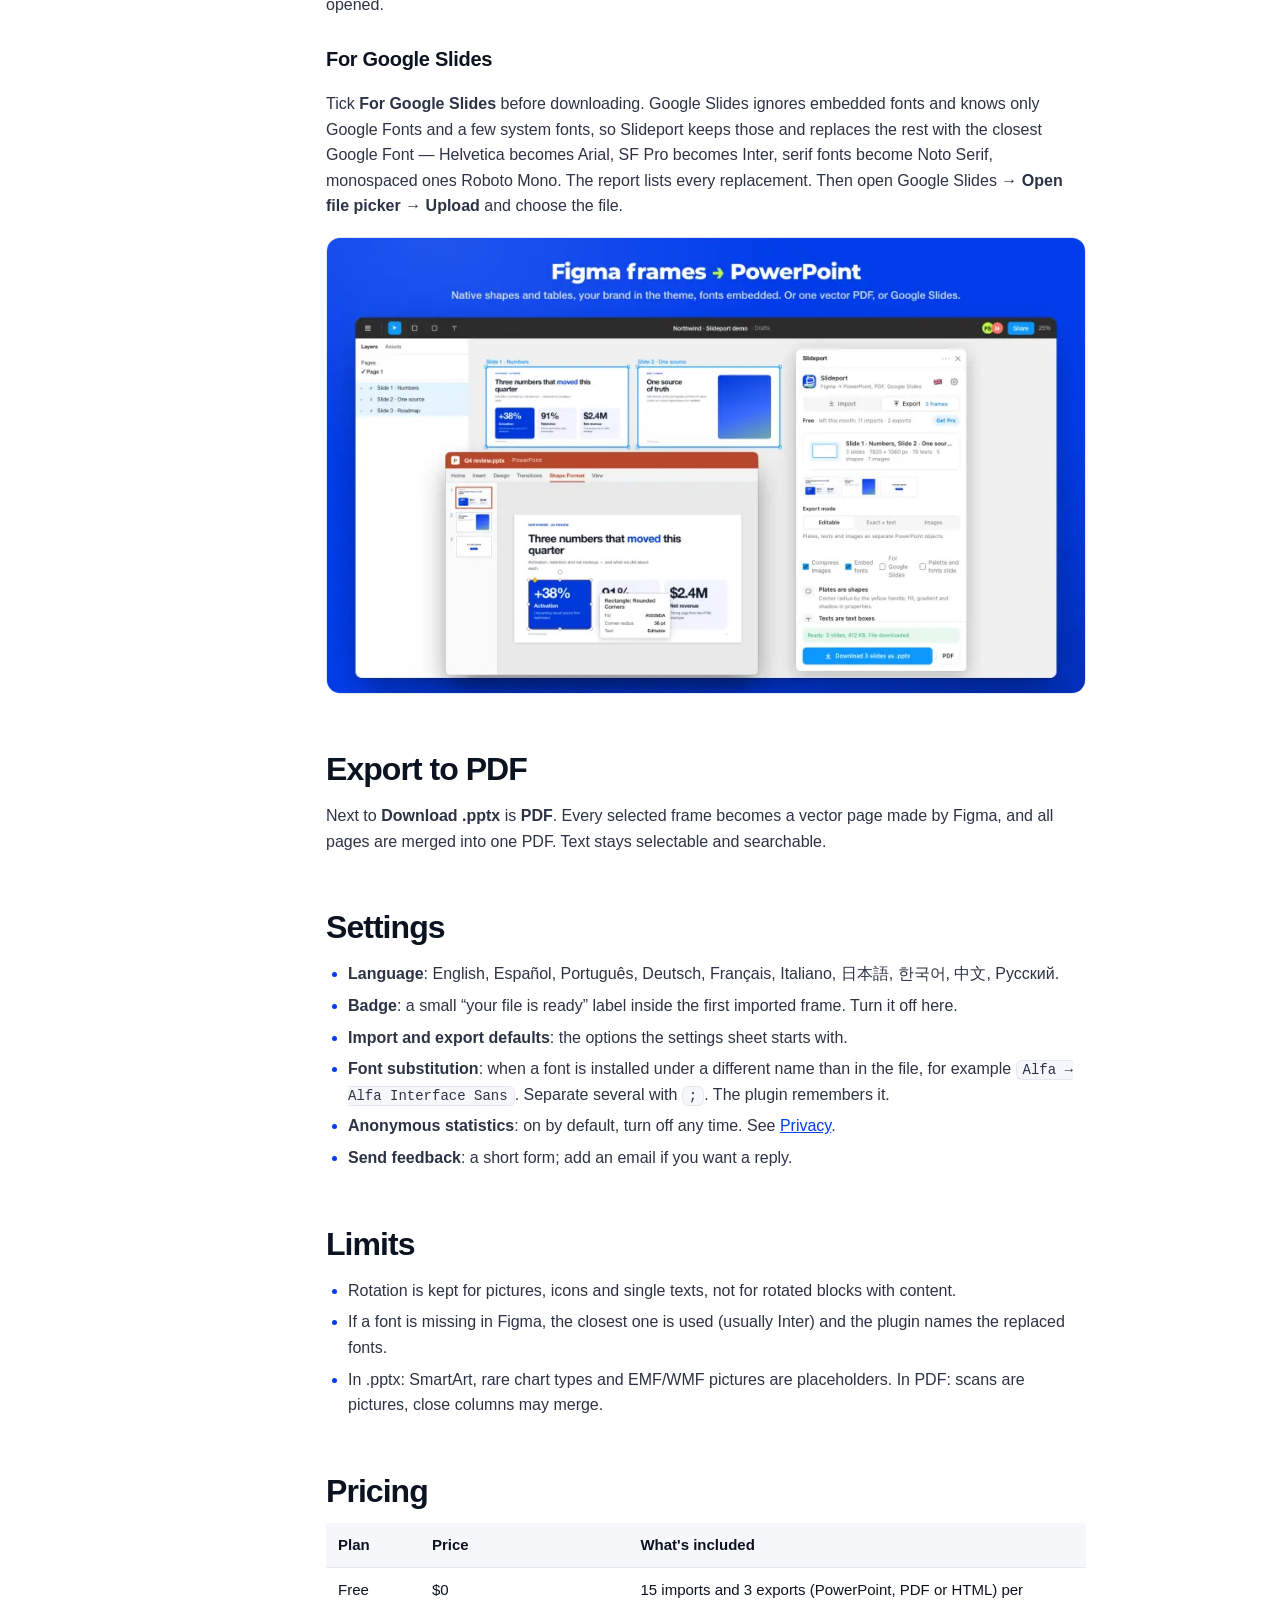
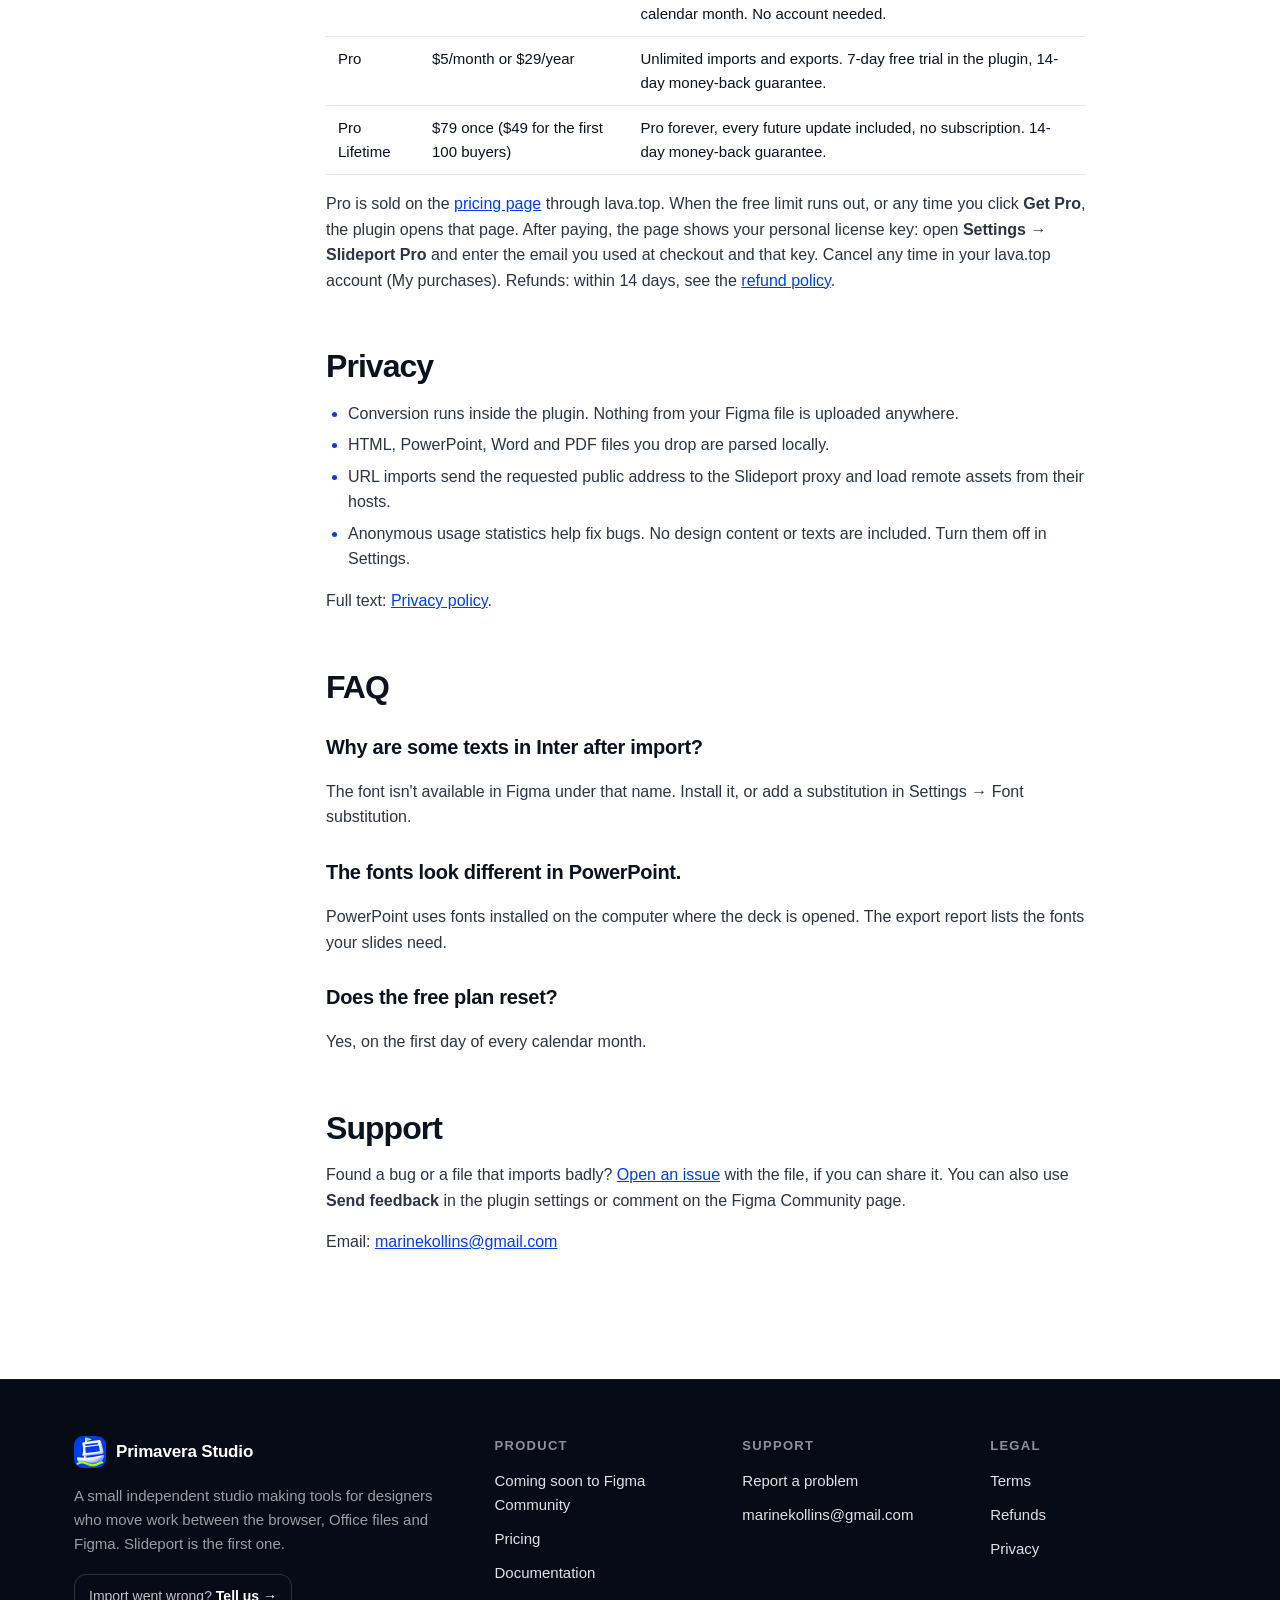
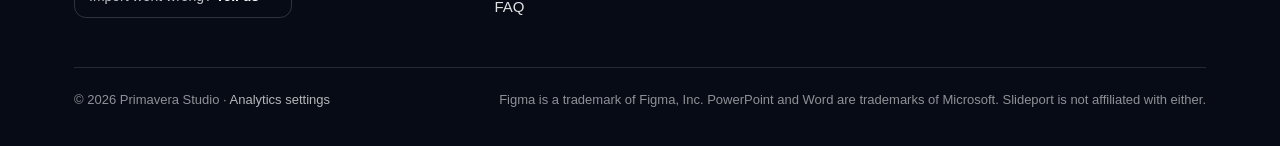
<file: slideport/index.html>
<!DOCTYPE html>
<html lang="en">
<head>
<meta charset="utf-8">
<meta name="viewport" content="width=device-width, initial-scale=1">
<meta http-equiv="Content-Security-Policy" content="default-src 'self'; script-src 'self' https://www.clarity.ms https://scripts.clarity.ms; style-src 'self' 'unsafe-inline' https://fonts.googleapis.com; font-src https://fonts.gstatic.com; img-src 'self' data: https:; connect-src 'self' https://html2figma-proxy.asr201.workers.dev https://*.clarity.ms; frame-src 'none'; form-action 'none'; base-uri 'self'; object-src 'none'">
<title>Slideport docs</title>
<meta name="description" content="How to use Slideport: import HTML, websites, PowerPoint, Word and PDF into Figma; export frames to HTML/CSS, PowerPoint, PDF and Google Slides.">
<meta property="og:title" content="Slideport docs">
<meta property="og:description" content="Import HTML, websites, PowerPoint, Word and PDF into Figma. Export frames to PowerPoint, PDF and Google Slides.">
<meta property="og:image" content="https://primaverambrella.github.io/assets/og.jpg">
<meta name="twitter:card" content="summary_large_image">
<link rel="icon" type="image/png" href="../favicon.png">
<link rel="preconnect" href="https://fonts.googleapis.com">
<link rel="preconnect" href="https://fonts.gstatic.com" crossorigin>
<link href="https://fonts.googleapis.com/css2?family=Inter:wght@400;500;600;700;800&family=Inter+Tight:wght@700;800&display=swap" rel="stylesheet">
<link rel="stylesheet" href="../styles.css?v=695be677">
</head>
<body>

<nav class="nav">
  <div class="wrap">
    <a class="brand" href="../"><img src="../assets/icon-128.png" alt="">Slideport <small>by Primavera Studio</small></a>
    <button class="menu-btn" aria-expanded="false" aria-label="Menu">Menu</button>
    <ul>
      <li><a href="../#jobs">What it does</a></li>
      <li><a href="../#compare">Why Slideport</a></li>
      <li><a href="../slideport/pricing/">Pricing</a></li>
      <li><a href="../slideport/" aria-current="page">Docs</a></li>
      <li><a href="../#faq">FAQ</a></li>
    </ul>
    <a class="btn lime nav-cta" href="../slideport/pricing/">Get Pro</a>
  </div>
</nav>

<header class="doc-hero">
  <div class="wrap">
    <div class="name"><img src="../assets/icon-128.png" alt=""><h1>Slideport docs</h1></div>
    <p>Import HTML, websites, PowerPoint, Word and PDF into Figma as editable layers. Export Figma frames to HTML/CSS, PowerPoint, PDF and Google Slides.</p>
    <div class="actions">
      <a class="btn primary" data-community href="#"><span data-label>Open in Figma Community</span></a>
      <a class="btn ghost" data-issues href="#">Report a problem</a>
    </div>
  </div>
</header>

<div class="wrap doc">
  <aside class="toc">
    <h4>On this page</h4>
    <ol>
      <li><a href="#start">Getting started</a></li>
      <li><a href="#update">Update in place</a></li>
      <li><a href="#html-import">HTML &amp; website import</a></li><li><a href="#html-export">HTML &amp; CSS export</a></li><li><a href="#pptx">PowerPoint import</a></li>
      <li><a href="#docx">Word import</a></li>
      <li><a href="#pdf">PDF import</a></li>
      <li><a href="#design-system">Design system</a></li>
      <li><a href="#slides">Figma Slides &amp; FigJam</a></li>
      <li><a href="#export-pptx">Export to PowerPoint</a></li>
      <li><a href="#export-pdf">Export to PDF</a></li>
      <li><a href="#settings">Settings</a></li>
      <li><a href="#limits">Limits</a></li>
      <li><a href="#pricing">Pricing</a></li>
      <li><a href="#privacy">Privacy</a></li>
      <li><a href="#faq">FAQ</a></li>
      <li><a href="#support">Support</a></li>
    </ol>
  </aside>

  <main class="prose">
    <section id="start">
      <h2>Getting started</h2>
      <ol>
        <li>Open Slideport on Figma Community and click <b>Open in…</b> or <b>Try it out</b>.</li>
        <li>In any Figma Design, Figma Slides or FigJam file run it from <b>Plugins → Slideport</b> (or <kbd>⌘ /</kbd> and type “Slideport”).</li>
        <li>The window has two tabs: <b>Import</b> and <b>Export</b>. The gear opens Settings, the flag switches the interface language (10 languages).</li>
      </ol>
      <figure><img src="../assets/screenshot-1-import.webp" srcset="../assets/screenshot-1-import-900.webp 900w, ../assets/screenshot-1-import.webp 1600w" sizes="(max-width: 900px) 100vw, 760px" decoding="async" loading="lazy" alt="Slideport import tab" width="1600" height="960"></figure>
      <p>After you drop a file, an <b>Import settings</b> sheet appears with options for that file type only. Tick <b>Don't show again</b> to import straight away with your defaults. Bring the sheet back with the <b>Import settings</b> link under the file, or hold <kbd>⌥</kbd> while clicking <b>Import</b>.</p>
    </section>



    <section id="update">
      <h2>Update an import in place</h2>
      <p>Every import remembers where it came from. Select an imported frame (or any layer inside it) and the Import tab shows <b>Update “…” in place</b>:</p>
      <ul>
        <li><b>From a file</b>: drop the new version of the same file. The button turns into <b>Update in place</b>.</li>
        <li><b>Anything else</b>: tick <b>Replace the selected import with any new file</b>.</li>
      </ul>
      <p>The new frames take the old ones’ place, layer order and names; speaker-note stickies move with their slides. Press <kbd>⌘Z</kbd> to get the previous version back.</p>
    </section>

    <section id="html-import"><h2>HTML and website import</h2><p>Drop an .html/.htm file, a .zip containing a website, or a saved .mhtml/.mht page. Use <b>Paste code manually</b> to paste HTML, or enter a public URL and click <b>Load</b>. Click <b>Import to Figma</b> after reviewing the settings.</p><p>Text becomes editable text layers; blocks become frames; SVG icons stay vectors. Choose viewport width, additional tablet/phone viewports, Auto Layout, image resolution and font replacements. Files are parsed locally. For URL imports the Slideport proxy fetches the public page and its assets; private or protected sites may require a saved HTML file.</p><p>No MCP connection or browser extension is required. The AI-agent bridge is disabled.</p></section><section id="html-export"><h2>Export HTML and CSS</h2><p>Select frames, open <b>Export → HTML · site</b> and download a ZIP containing index.html, styles.css and assets, or choose a single HTML file. Auto Layout becomes flexbox; other geometry uses positioned elements. The result is a starting point for development, with complex effects and responsive behavior requiring review.</p></section>
    <section id="pptx">
      <h2>PowerPoint import</h2>
      <p>Drop a <code>.pptx</code>. Every slide becomes a frame and the slides line up in a row. Drop several files at once to import them one after another. Everything is parsed inside the plugin; the file is not uploaded.</p>
      <ul>
        <li>Text boxes become text layers with font, size, bold, color, line height, bullets and numbering. Styles are inherited from layouts and masters.</li>
        <li>Shapes become rectangles and ellipses with radius, fill, gradient, stroke and shadow. Arrows, stars and custom outlines become vectors.</li>
        <li>Pictures stay separate layers with cropping: PNG, JPEG, GIF, SVG.</li>
        <li>Groups become frames, tables become a grid of cells with text.</li>
        <li>Bar, column, line, area, pie and doughnut charts become editable shapes with axes, labels and the series colors.</li>
        <li>Slide backgrounds, master and layout decorations, theme colors and fonts.</li>
        <li>Speaker notes and comments, including threaded replies, become stickies to the right of the slide: yellow for notes, blue for comments.</li>
      </ul>
      <p>SmartArt, OLE objects, other chart types and EMF, WMF or TIFF pictures come in as grey placeholders, and the plugin lists them after import. Flipped shapes come in without the flip.</p>
    </section>

    <section id="docx">
      <h2>Word import</h2>
      <p>Drop a <code>.docx</code>. Every page becomes a frame with the page size and margins from the file: page breaks start a new frame, and a page with more text grows downwards. The file is parsed inside the plugin and not uploaded.</p>
      <ul>
        <li>Headings and paragraphs keep their styles: font, size, weight, color, spacing, alignment.</li>
        <li>Bulleted and numbered lists, links, pictures and tables come across editable.</li>
      </ul>
    </section>

    <section id="pdf">
      <h2>PDF import</h2>
      <p>Drop a <code>.pdf</code>. The card shows the page count and size. In the settings sheet you tick pages on thumbnails (or type <code>1-3, 5</code>), choose a row, column or grid layout, and how vector graphics come in. Every page becomes a frame at 1&nbsp;pt = 1&nbsp;px, so a PDF exported from Figma comes back at its original size. The file is parsed inside the plugin and not uploaded.</p>
      <ul>
        <li>Lines of text are joined into paragraphs, keeping font, weight, italic, size, color and line height for each run. Rotated text stays rotated.</li>
        <li>Pictures are separate layers; rectangular crops are kept.</li>
        <li>Plates, rounded rectangles, ellipses and linear gradients become Figma shapes.</li>
        <li>Other vector graphics come in as <b>paths</b>, grouped by area, or as a <b>backdrop</b>: one 2× picture under the text, for maps and charts with thousands of lines.</li>
      </ul>
      <p>Scanned pages come in as pictures. Password-protected PDFs don't open. Because text in a PDF is only lines, columns or table cells set very close together may merge into one layer.</p>
    </section>

    <section id="design-system">
      <h2>Import as a design system</h2>
      <p>Turn on <b>Import as a design system</b> in the import settings. After the import the plugin:</p>
      <ul>
        <li>creates color and text styles and variables for colors, spacing and radii found in the source, PowerPoint theme included;</li>
        <li>links every imported layer to them, so changing one color changes the whole deck;</li>
        <li>adds a Design system page with swatches and type samples (or a frame next to the import if a new page cannot be created).</li>
      </ul>
      <p>Available in Figma Design files.</p>
    </section>

    <section id="slides">
      <h2>Figma Slides and FigJam</h2>
      <p>Slideport runs in Figma Slides and FigJam too. In Figma Slides every PowerPoint slide or PDF page becomes a slide in the deck, and export follows the slide grid order. In FigJam imports come in as frames.</p>
    </section>



    <section id="export-pptx">
      <h2>Export to PowerPoint</h2>
      <ol>
        <li>Select one or more frames. Each frame becomes a slide; the slide size follows the first frame.</li>
        <li>Open the <b>Export</b> tab and pick a mode.</li>
        <li>Click <b>Download .pptx</b>.</li>
      </ol>
      <table>
        <tr><th>Mode</th><th>What you get</th></tr>
        <tr><td>Editable</td><td>Plates as shapes, texts as text boxes, pictures as pictures. Everything is editable.</td></tr>
        <tr><td>Exact + text</td><td>Each slide is an exact picture with text boxes on top. Pixel-perfect, text stays editable.</td></tr>
        <tr><td>Images</td><td>Each slide is one picture.</td></tr>
      </table>
      <p>Slides follow the order of frames on the canvas, by rows, left to right; drag the thumbnails to change it. A file name template like <code>{name} · {date}</code> names the download. Before export you see thumbnails and counts of texts, shapes and pictures. After export a report shows what stayed editable, what became a picture and why, and which fonts are needed.</p>
      <h3>In PowerPoint</h3>
      <ul>
        <li>Plates are Rounded Rectangle shapes; change the radius with the yellow handle. Fill, gradient, stroke and shadow are normal shape properties.</li>
        <li>Text boxes keep font, size, bold, italic, color, line height and letter spacing for each run.</li>
        <li>Pictures keep cropping and radius; rotated pictures stay rotated.</li>
        <li>Icons and vectors become native PowerPoint shapes you can recolor; complex ones fall back to SVG pictures.</li>
        <li>The deck theme takes your brand colors and heading and body fonts, so new slides added in PowerPoint match. Optionally a palette slide is added at the end.</li>
        <li>Nested frames become groups. Tables from Figma Slides and FigJam become real PowerPoint tables.</li>
      </ul>
      <p>What PowerPoint can't do is simplified: of several shadows the strongest is kept, and different corner radii become equal, except top-only and bottom-only. Photos over 300&nbsp;KB without transparency are re-encoded as JPEG when <b>Compress images</b> is on. Fonts must be installed on the computer where the deck is opened.</p>
      <h3>For Google Slides</h3>
      <p>Tick <b>For Google Slides</b> before downloading. Google Slides ignores embedded fonts and knows only Google Fonts and a few system fonts, so Slideport keeps those and replaces the rest with the closest Google Font — Helvetica becomes Arial, SF Pro becomes Inter, serif fonts become Noto Serif, monospaced ones Roboto Mono. The report lists every replacement. Then open Google Slides → <b>Open file picker</b> → <b>Upload</b> and choose the file.</p>
      <figure><img src="../assets/screenshot-3-powerpoint.webp" srcset="../assets/screenshot-3-powerpoint-900.webp 900w, ../assets/screenshot-3-powerpoint.webp 1600w" sizes="(max-width: 900px) 100vw, 760px" decoding="async" loading="lazy" alt="Figma frames exported to PowerPoint" width="1600" height="960"></figure>
    </section>

    <section id="export-pdf">
      <h2>Export to PDF</h2>
      <p>Next to <b>Download .pptx</b> is <b>PDF</b>. Every selected frame becomes a vector page made by Figma, and all pages are merged into one PDF. Text stays selectable and searchable.</p>
    </section>


    <section id="settings">
      <h2>Settings</h2>
      <ul>
        <li><b>Language</b>: English, Español, Português, Deutsch, Français, Italiano, 日本語, 한국어, 中文, Русский.</li>
        <li><b>Badge</b>: a small “your file is ready” label inside the first imported frame. Turn it off here.</li>
        <li><b>Import and export defaults</b>: the options the settings sheet starts with.</li>
        <li><b>Font substitution</b>: when a font is installed under a different name than in the file, for example <code>Alfa → Alfa Interface Sans</code>. Separate several with <code>;</code>. The plugin remembers it.</li>
        <li><b>Anonymous statistics</b>: on by default, turn off any time. See <a href="#privacy">Privacy</a>.</li>
        <li><b>Send feedback</b>: a short form; add an email if you want a reply.</li>
      </ul>
    </section>

    <section id="limits">
      <h2>Limits</h2>
      <ul>
        <li>Rotation is kept for pictures, icons and single texts, not for rotated blocks with content.</li>
        <li>If a font is missing in Figma, the closest one is used (usually Inter) and the plugin names the replaced fonts.</li>
        <li>In .pptx: SmartArt, rare chart types and EMF/WMF pictures are placeholders. In PDF: scans are pictures, close columns may merge.</li>
      </ul>
    </section>

    <section id="pricing">
      <h2>Pricing</h2>
      <table>
        <tr><th>Plan</th><th>Price</th><th>What's included</th></tr>
        <tr><td>Free</td><td>$0</td><td>15 imports and 3 exports (PowerPoint, PDF or HTML) per calendar month. No account needed.</td></tr>
        <tr><td>Pro</td><td>$5/month or $29/year</td><td>Unlimited imports and exports. 7-day free trial in the plugin, 14-day money-back guarantee.</td></tr>
        <tr><td>Pro Lifetime</td><td>$79 once ($49 for the first 100 buyers)</td><td>Pro forever, every future update included, no subscription. 14-day money-back guarantee.</td></tr>
      </table>
      <p>Pro is sold on the <a href="pricing/">pricing page</a> through lava.top. When the free limit runs out, or any time you click <b>Get Pro</b>, the plugin opens that page. After paying, the page shows your personal license key: open <b>Settings → Slideport Pro</b> and enter the email you used at checkout and that key. Cancel any time in your lava.top account (My purchases). Refunds: within 14 days, see the <a href="refunds/">refund policy</a>.</p>
    </section>

    <section id="privacy">
      <h2>Privacy</h2>
      <ul>
        <li>Conversion runs inside the plugin. Nothing from your Figma file is uploaded anywhere.</li>
        <li>HTML, PowerPoint, Word and PDF files you drop are parsed locally.</li><li>URL imports send the requested public address to the Slideport proxy and load remote assets from their hosts.</li>
        <li>Anonymous usage statistics help fix bugs. No design content or texts are included. Turn them off in Settings.</li>
      </ul>
      <p>Full text: <a href="privacy/">Privacy policy</a>.</p>
    </section>

    <section id="faq">
      <h2>FAQ</h2>
      <h3>Why are some texts in Inter after import?</h3>
      <p>The font isn't available in Figma under that name. Install it, or add a substitution in Settings → Font substitution.</p>
      <h3>The fonts look different in PowerPoint.</h3>
      <p>PowerPoint uses fonts installed on the computer where the deck is opened. The export report lists the fonts your slides need.</p>
      <h3>Does the free plan reset?</h3>
      <p>Yes, on the first day of every calendar month.</p>
    </section>

    <section id="support">
      <h2>Support</h2>
      <p>Found a bug or a file that imports badly? <a data-issues href="#">Open an issue</a> with the file, if you can share it. You can also use <b>Send feedback</b> in the plugin settings or comment on the Figma Community page.</p>
      <p data-email-wrap>Email: <a data-email href="#"></a></p>
    </section>
  </main>
</div>

<footer class="footer rich" id="contact">
  <div class="wrap">
    <div class="f-grid">
      <div class="f-brand">
        <a class="brand" href="../"><img src="../assets/icon-128.png" alt="">Primavera Studio</a>
        <p>A small independent studio making tools for designers who move work between the browser, Office files and Figma. Slideport is the first one.</p>
        <a class="f-report" data-issues href="#">Import went wrong? <b>Tell us →</b></a>
      </div>
      <div>
        <h4>Product</h4>
        <ul>
          <li><a data-community href="#"><span data-label>Figma Community</span></a></li>
          <li><a href="../slideport/pricing/">Pricing</a></li>
          <li><a href="../slideport/">Documentation</a></li>
          <li><a href="../#faq">FAQ</a></li>
        </ul>
      </div>
      <div>
        <h4>Support</h4>
        <ul>
          <li><a data-issues href="#">Report a problem</a></li>
          <li data-email-wrap><a data-email href="#"></a></li>
        </ul>
      </div>
      <div>
        <h4>Legal</h4>
        <ul>
          <li><a href="../slideport/terms/">Terms</a></li>
          <li><a href="../slideport/refunds/">Refunds</a></li>
          <li><a href="../slideport/privacy/">Privacy</a></li>
        </ul>
      </div>
    </div>
    <div class="bottom">
      <span>© <span data-year>2026</span> Primavera Studio</span>
      <span>Figma is a trademark of Figma, Inc. PowerPoint and Word are trademarks of Microsoft. Slideport is not affiliated with either.</span>
    </div>
  </div>
</footer>

<script src="../site.js?v=695be677"></script>
</body>
</html>
</file>
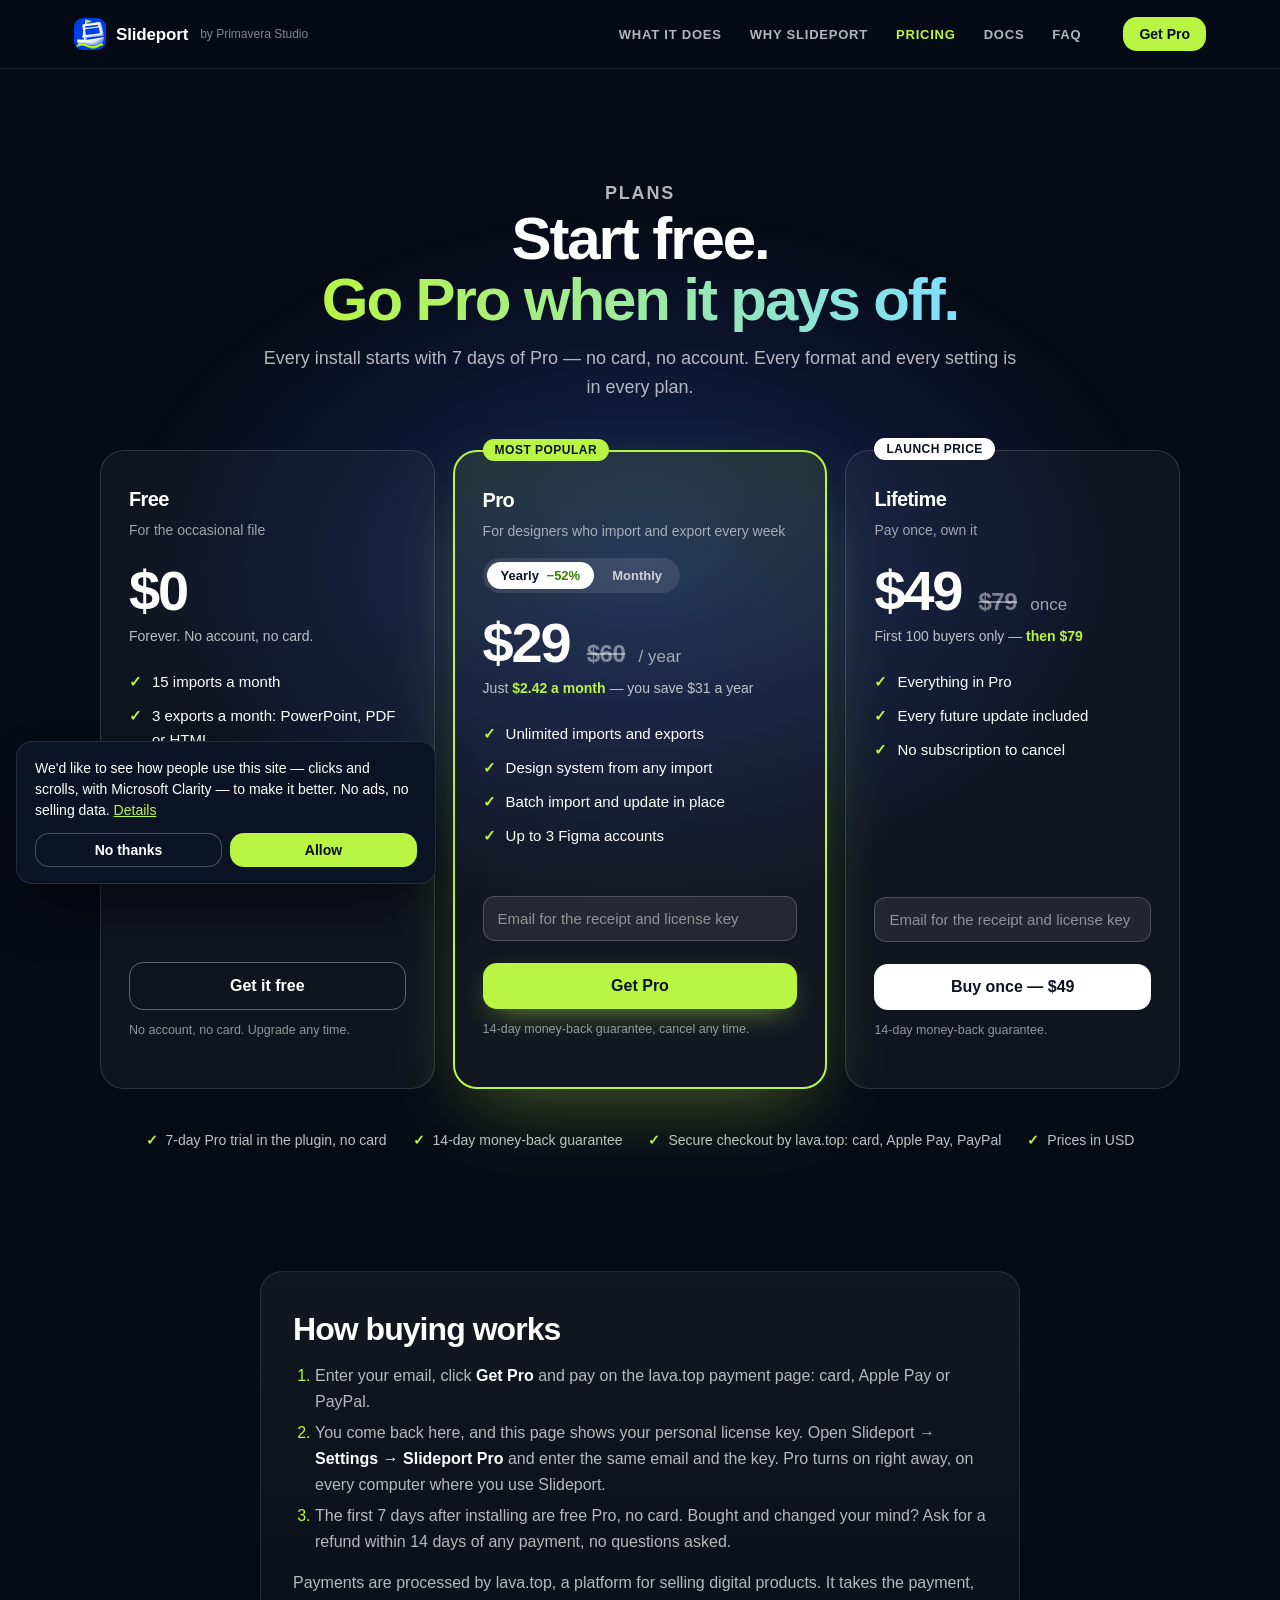
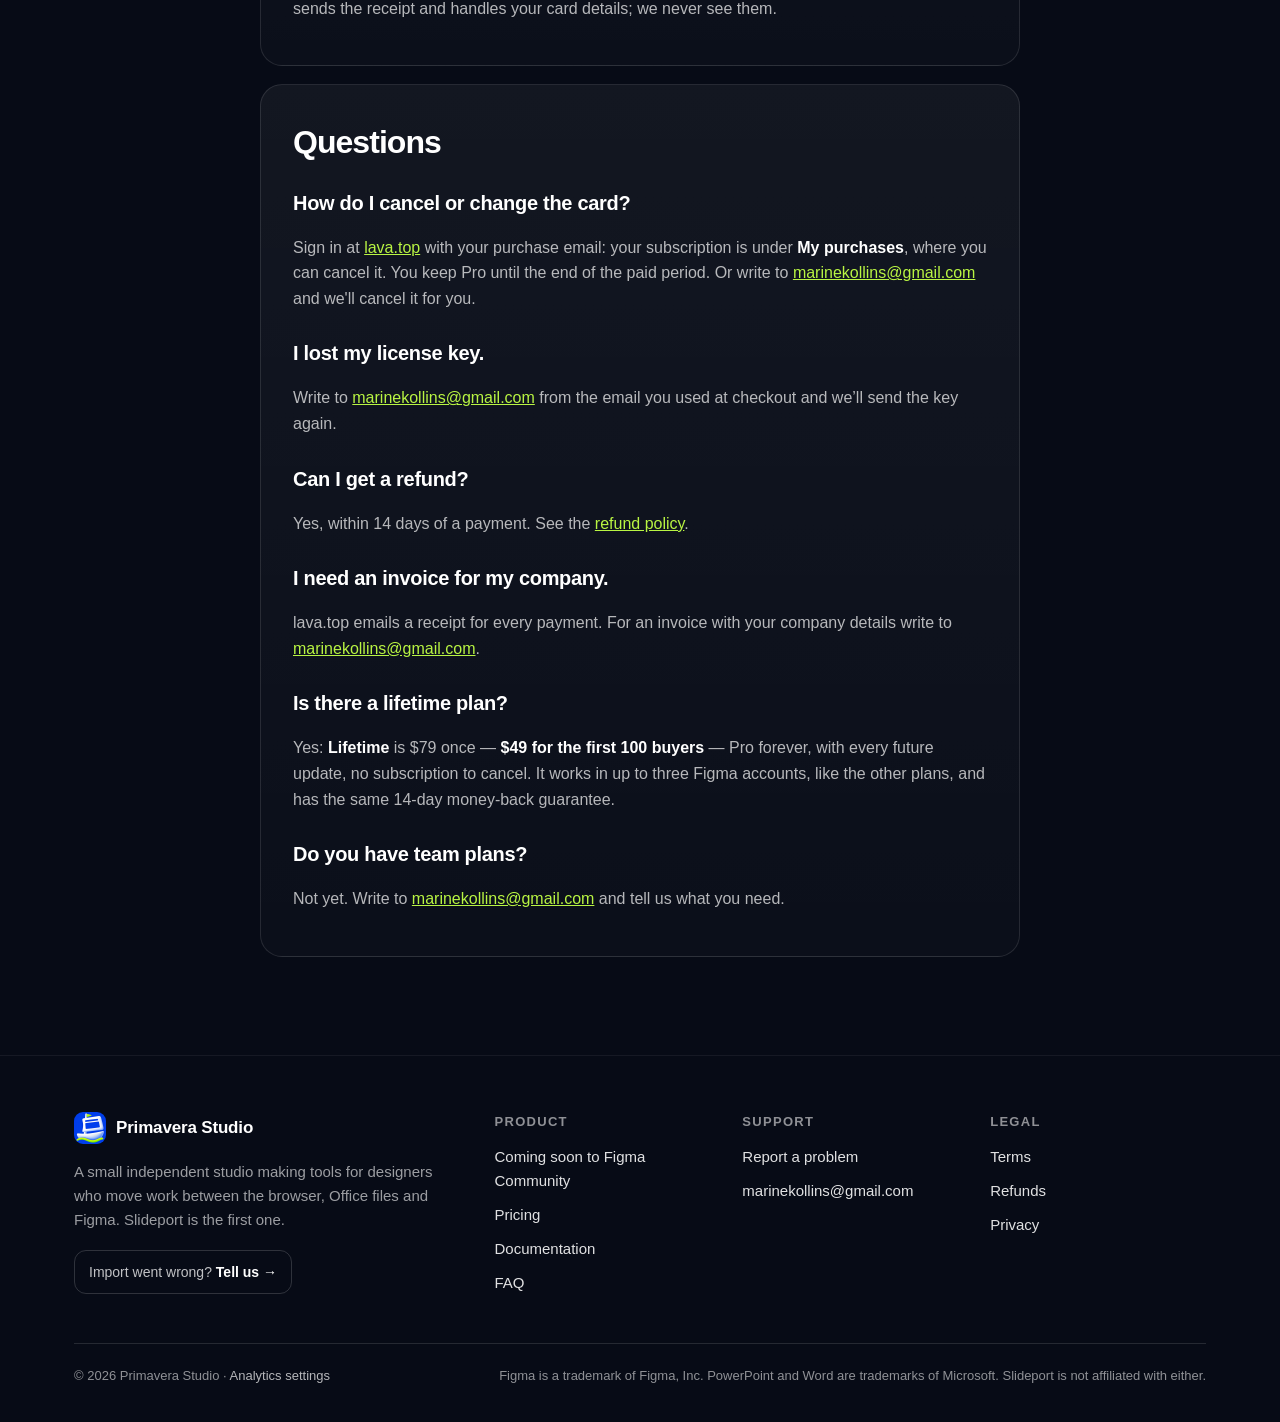
<file: slideport/pricing/index.html>
<!DOCTYPE html>
<html lang="en">
<head>
<meta charset="utf-8">
<meta name="viewport" content="width=device-width, initial-scale=1">
<meta http-equiv="Content-Security-Policy" content="default-src 'self'; script-src 'self' https://www.clarity.ms https://scripts.clarity.ms; style-src 'self' 'unsafe-inline' https://fonts.googleapis.com; font-src https://fonts.gstatic.com; img-src 'self' data: https:; connect-src 'self' https://html2figma-proxy.asr201.workers.dev https://*.clarity.ms; frame-src 'none'; form-action 'none'; base-uri 'self'; object-src 'none'">
<title>Slideport pricing</title>
<meta name="description" content="Slideport is free for 15 imports and 3 exports a month. Pro removes the limits: $5 a month, $29 a year or $79 once.">
<meta property="og:title" content="Slideport pricing">
<meta property="og:description" content="Free for 15 imports and 3 exports a month. Pro: $5 a month, $29 a year or $79 once.">
<meta property="og:image" content="https://primaverambrella.github.io/assets/og.jpg">
<link rel="icon" type="image/png" href="../../favicon.png">
<link rel="preconnect" href="https://fonts.googleapis.com">
<link rel="preconnect" href="https://fonts.gstatic.com" crossorigin>
<link href="https://fonts.googleapis.com/css2?family=Inter:wght@400;500;600;700;800&family=Inter+Tight:wght@700;800&display=swap" rel="stylesheet">
<link rel="stylesheet" href="../../styles.css?v=695be677">
</head>
<body class="landing">

<nav class="nav">
  <div class="wrap">
    <a class="brand" href="../../"><img src="../../assets/icon-128.png" alt="">Slideport <small>by Primavera Studio</small></a>
    <button class="menu-btn" aria-expanded="false" aria-label="Menu">Menu</button>
    <ul>
      <li><a href="../../#jobs">What it does</a></li>
      <li><a href="../../#compare">Why Slideport</a></li>
      <li><a href="../../slideport/pricing/" aria-current="page">Pricing</a></li>
      <li><a href="../../slideport/">Docs</a></li>
      <li><a href="../../#faq">FAQ</a></li>
    </ul>
    <a class="btn lime nav-cta" href="../../slideport/pricing/">Get Pro</a>
  </div>
</nav>

<section class="section pricing-band">
  <div class="wrap">
  <div class="checkout-done callout-box" data-checkout-done hidden>
    <b>Thank you! Pro is yours.</b> In Slideport open <b>Settings → Slideport Pro</b> and enter your email and this license key:
    <div class="license-row"><code data-license>…</code><button type="button" class="btn ghost" data-copy>Copy</button></div>
    <span data-license-email></span> Save the key: it's also how you turn on Pro on another computer. Lost it? <span data-email-wrap>Write to <a data-email href="#"></a>.</span>
  </div>

    <div class="section-head">
      <p class="eyebrow">Plans</p>
      <h2>Start free.<br><em>Go Pro when it pays off.</em></h2>
      <p>Every install starts with 7 days of Pro — no card, no account. Every format and every setting is in every plan.</p>
    </div>
    <div class="plans3">
      <div class="plan">
        <h3>Free</h3>
        <div class="tag">For the occasional file</div>
        <div class="price">$0</div>
        <div class="sub">Forever. No account, no card.</div>
        <ul>
          <li>15 imports a month</li>
          <li>3 exports a month: PowerPoint, PDF or HTML</li>
          <li>Every format and every setting</li>
          <li>Limits reset on the 1st of every month</li>
        </ul>
        <div class="cta"><a class="btn outline" href="../../#top-lead">Get it free</a><p class="plan-note">No account, no card. Upgrade any time.</p></div>
      </div>
      <div class="plan featured" data-pro-card data-buy-card="pro">
        <span class="badge">Most popular</span>
        <h3>Pro</h3>
        <div class="tag">For designers who import and export every week</div>
        <div class="toggle" role="group" aria-label="Billing period">
          <button type="button" data-pro-period="yearly" aria-pressed="true">Yearly <span class="save">−52%</span></button>
          <button type="button" data-pro-period="monthly" aria-pressed="false">Monthly</button>
        </div>
        <div class="price" data-pro-price>$29 <s class="was">$60</s> <small>/ year</small></div>
        <div class="sub" data-pro-sub>Just <b>$2.42 a month</b> — 52% less than monthly</div>
        <ul>
          <li>Unlimited imports and exports</li>
          <li>Design system from any import</li>
          <li>Batch import and update in place</li>
          <li>Up to 3 Figma accounts</li>
        </ul>
        <div class="cta">
          <input class="input email" type="email" autocomplete="email" placeholder="Email for the receipt and license key" data-email-input>
          <button class="btn lime buy" type="button" data-buy>Get Pro</button>
          <p class="plan-note" data-buy-note>14-day money-back guarantee, cancel any time.</p>
        </div>
      </div>
      <div class="plan" data-buy-card="lifetime" id="lifetime">
        <span class="badge alt" data-life-badge>Launch price</span>
        <h3>Lifetime</h3>
        <div class="tag">Pay once, own it</div>
        <div class="price" data-life-price>$49 <s class="was">$79</s> <small>once</small></div>
        <div class="sub" data-life-sub>First 100 buyers only — <b>then $79</b></div>
        <div class="countdown" data-launch-timer hidden>Launch price ends in <b data-launch-left></b></div>
        <ul>
          <li>Everything in Pro</li>
          <li>Every future update included</li>
          <li>No subscription to cancel</li>
        </ul>
        <div class="cta">
          <input class="input email" type="email" autocomplete="email" placeholder="Email for the receipt and license key" data-email-input>
          <button class="btn white buy" type="button" data-buy data-life-btn>Buy once — $49</button>
          <p class="plan-note" data-buy-note>14-day money-back guarantee.</p>
        </div>
      </div>
    </div>
    <ul class="plan-trust">
      <li>7-day Pro trial in the plugin, no card</li>
      <li>14-day money-back guarantee</li>
      <li>Secure checkout by lava.top: card, Apple Pay, PayPal</li>
      <li>Prices in USD</li>
    </ul>
  </div>
</section>
<div class="wrap">
  <main class="prose prose-dark">
    <section>
      <h2>How buying works</h2>
      <ol>
        <li>Enter your email, click <b>Get Pro</b> and pay on the lava.top payment page: card, Apple Pay or PayPal.</li>
        <li>You come back here, and this page shows your personal license key. Open Slideport → <b>Settings → Slideport Pro</b> and enter the same email and the key. Pro turns on right away, on every computer where you use Slideport.</li>
        <li>The first 7 days after installing are free Pro, no card. Bought and changed your mind? Ask for a refund within 14 days of any payment, no questions asked.</li>
      </ol>
      <p>Payments are processed by lava.top, a platform for selling digital products. It takes the payment, sends the receipt and handles your card details; we never see them.</p>
    </section>

    <section>
      <h2>Questions</h2>
      <h3>How do I cancel or change the card?</h3>
      <p>Sign in at <a href="https://lava.top" rel="noopener">lava.top</a> with your purchase email: your subscription is under <b>My purchases</b>, where you can cancel it. You keep Pro until the end of the paid period. <span data-email-wrap>Or write to <a data-email href="#"></a> and we'll cancel it for you.</span></p>
      <h3>I lost my license key.</h3>
      <p><span data-email-wrap>Write to <a data-email href="#"></a> from the email you used at checkout</span> and we’ll send the key again.</p>
      <h3>Can I get a refund?</h3>
      <p>Yes, within 14 days of a payment. See the <a href="../refunds/">refund policy</a>.</p>
      <h3>I need an invoice for my company.</h3>
      <p>lava.top emails a receipt for every payment. <span data-email-wrap>For an invoice with your company details write to <a data-email href="#"></a>.</span></p>
      <h3>Is there a lifetime plan?</h3>
      <p>Yes: <b>Lifetime</b> is $79 once — <b>$49 for the first 100 buyers</b> — Pro forever, with every future update, no subscription to cancel. It works in up to three Figma accounts, like the other plans, and has the same 14-day money-back guarantee.</p>
      <h3>Do you have team plans?</h3>
      <p>Not yet. <span data-email-wrap>Write to <a data-email href="#"></a> and</span> tell us what you need.</p>
    </section>
  </main>
</div>

<footer class="footer rich" id="contact">
  <div class="wrap">
    <div class="f-grid">
      <div class="f-brand">
        <a class="brand" href="../../"><img src="../../assets/icon-128.png" alt="">Primavera Studio</a>
        <p>A small independent studio making tools for designers who move work between the browser, Office files and Figma. Slideport is the first one.</p>
        <a class="f-report" data-issues href="#">Import went wrong? <b>Tell us →</b></a>
      </div>
      <div>
        <h4>Product</h4>
        <ul>
          <li><a data-community href="#"><span data-label>Figma Community</span></a></li>
          <li><a href="../../slideport/pricing/">Pricing</a></li>
          <li><a href="../../slideport/">Documentation</a></li>
          <li><a href="../../#faq">FAQ</a></li>
        </ul>
      </div>
      <div>
        <h4>Support</h4>
        <ul>
          <li><a data-issues href="#">Report a problem</a></li>
          <li data-email-wrap><a data-email href="#"></a></li>
        </ul>
      </div>
      <div>
        <h4>Legal</h4>
        <ul>
          <li><a href="../../slideport/terms/">Terms</a></li>
          <li><a href="../../slideport/refunds/">Refunds</a></li>
          <li><a href="../../slideport/privacy/">Privacy</a></li>
        </ul>
      </div>
    </div>
    <div class="bottom">
      <span>© <span data-year>2026</span> Primavera Studio</span>
      <span>Figma is a trademark of Figma, Inc. PowerPoint and Word are trademarks of Microsoft. Slideport is not affiliated with either.</span>
    </div>
  </div>
</footer>

<script src="../../site.js?v=695be677"></script>
<script src="pricing.js"></script>
</body>
</html>
</file>
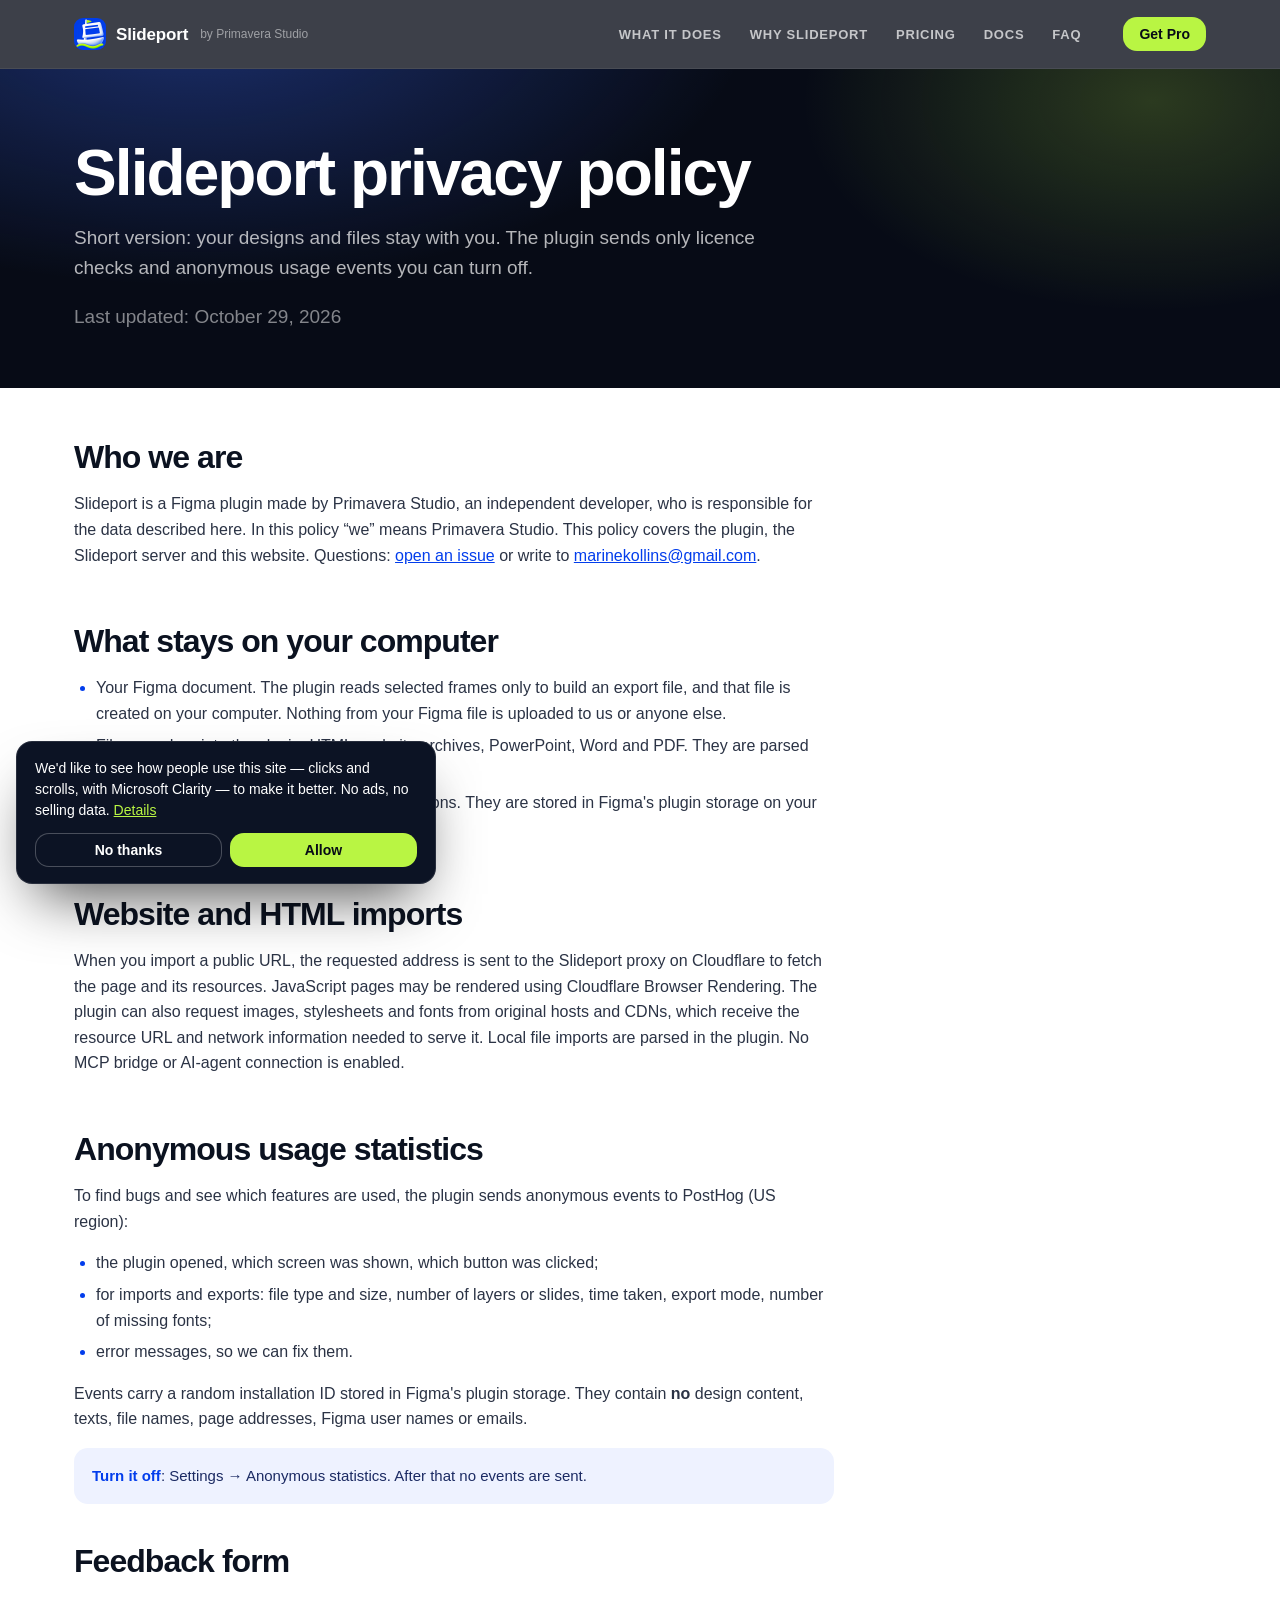
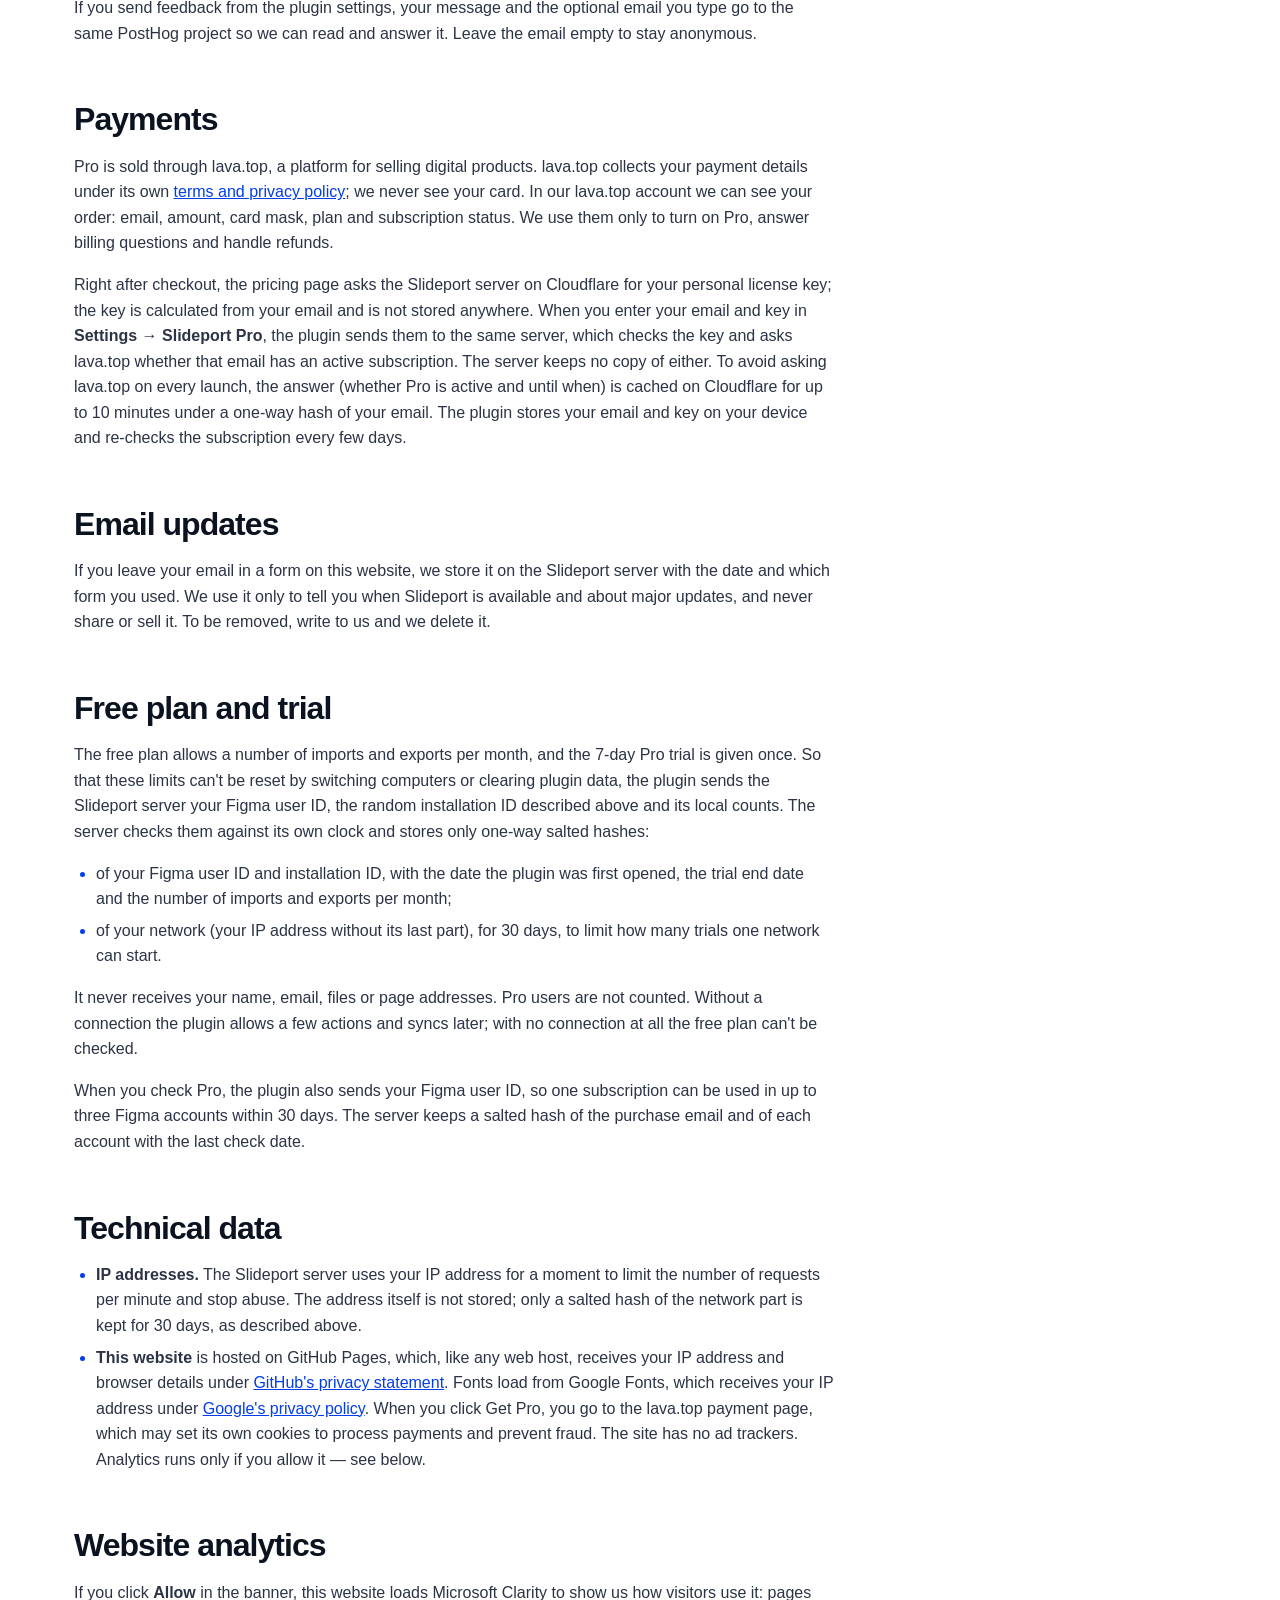
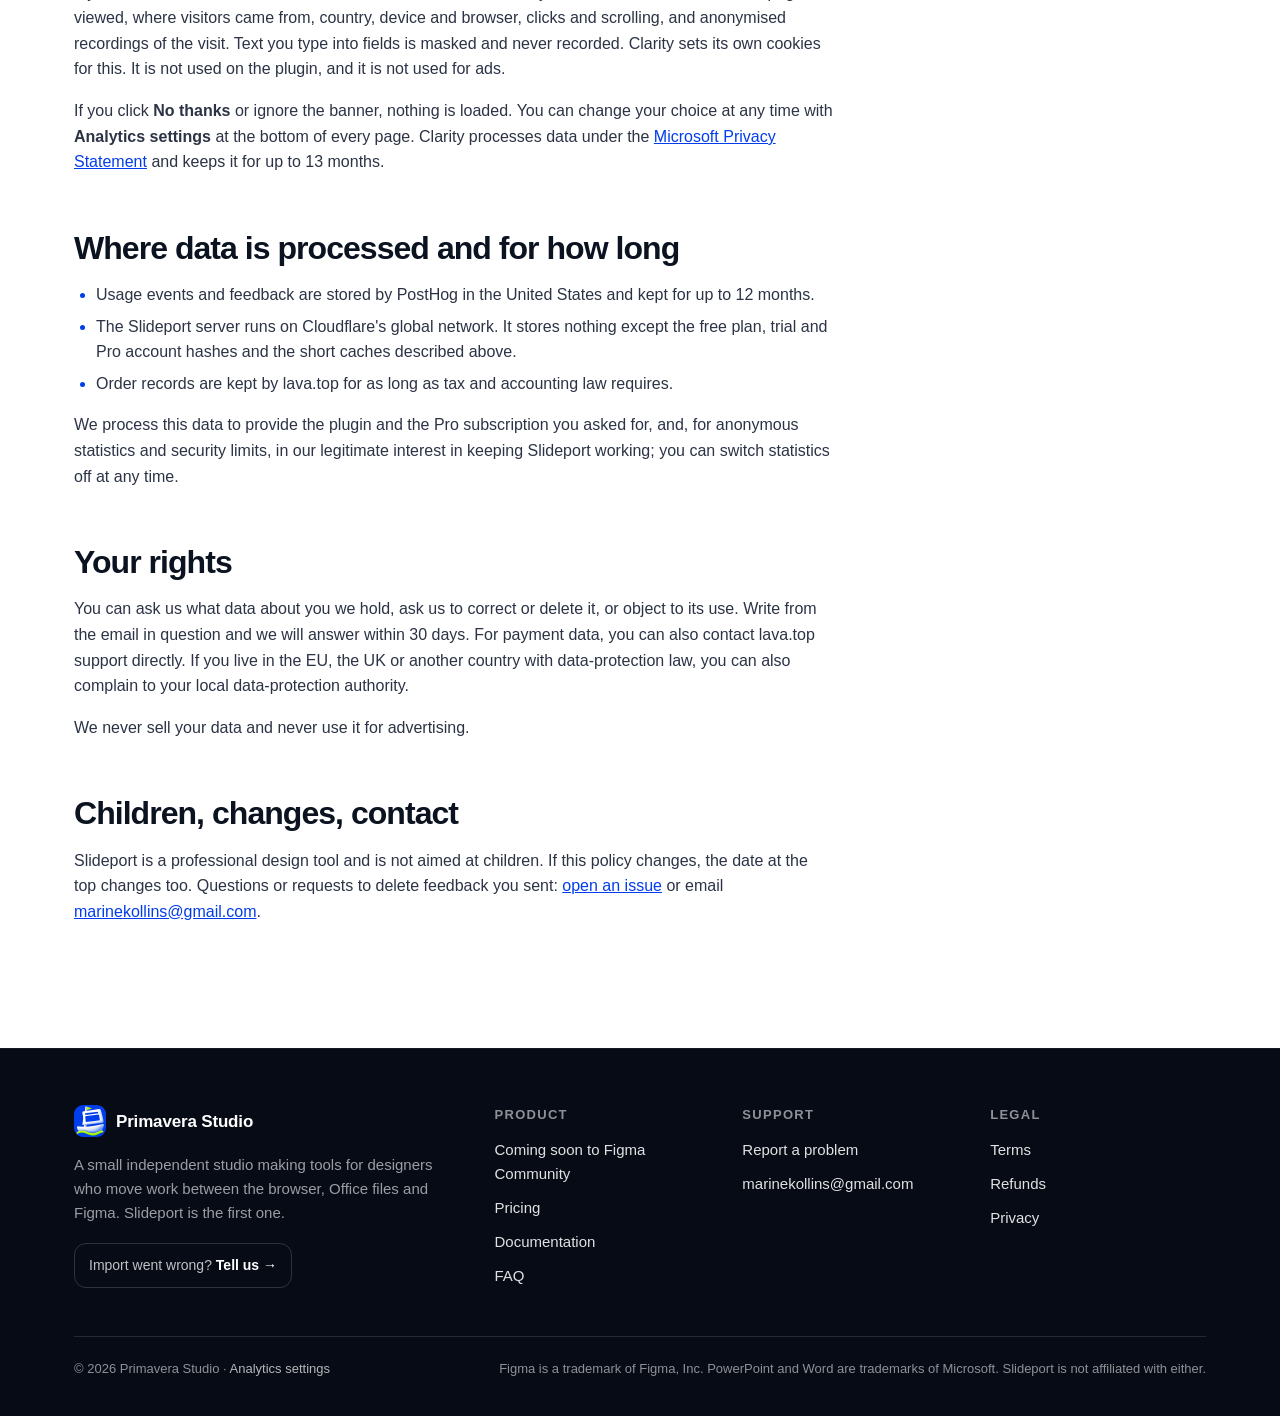
<file: slideport/privacy/index.html>
<!DOCTYPE html>
<html lang="en">
<head>
<meta charset="utf-8">
<meta name="viewport" content="width=device-width, initial-scale=1">
<meta http-equiv="Content-Security-Policy" content="default-src 'self'; script-src 'self' https://www.clarity.ms https://scripts.clarity.ms; style-src 'self' 'unsafe-inline' https://fonts.googleapis.com; font-src https://fonts.gstatic.com; img-src 'self' data: https:; connect-src 'self' https://html2figma-proxy.asr201.workers.dev https://*.clarity.ms; frame-src 'none'; form-action 'none'; base-uri 'self'; object-src 'none'">
<title>Slideport privacy</title>
<meta name="description" content="What Slideport sends, what it doesn't, and how to turn statistics off.">
<link rel="icon" type="image/png" href="../../favicon.png">
<link rel="preconnect" href="https://fonts.googleapis.com">
<link rel="preconnect" href="https://fonts.gstatic.com" crossorigin>
<link href="https://fonts.googleapis.com/css2?family=Inter:wght@400;500;600;700;800&family=Inter+Tight:wght@700;800&display=swap" rel="stylesheet">
<link rel="stylesheet" href="../../styles.css?v=695be677">
</head>
<body>

<nav class="nav">
  <div class="wrap">
    <a class="brand" href="../../"><img src="../../assets/icon-128.png" alt="">Slideport <small>by Primavera Studio</small></a>
    <button class="menu-btn" aria-expanded="false" aria-label="Menu">Menu</button>
    <ul>
      <li><a href="../../#jobs">What it does</a></li>
      <li><a href="../../#compare">Why Slideport</a></li>
      <li><a href="../../slideport/pricing/">Pricing</a></li>
      <li><a href="../../slideport/">Docs</a></li>
      <li><a href="../../#faq">FAQ</a></li>
    </ul>
    <a class="btn lime nav-cta" href="../../slideport/pricing/">Get Pro</a>
  </div>
</nav>

<header class="doc-hero">
  <div class="wrap">
    <h1>Slideport privacy policy</h1>
    <p>Short version: your designs and files stay with you. The plugin sends only licence checks and anonymous usage events you can turn off.</p>
    <p class="updated">Last updated: October 29, 2026</p>
  </div>
</header>

<div class="wrap" style="padding:40px 24px 24px">
  <main class="prose">
    <section>
      <h2>Who we are</h2>
      <p>Slideport is a Figma plugin made by <span data-legal-name>Primavera Studio</span>, an independent developer, who is responsible for the data described here. In this policy “we” means Primavera Studio. This policy covers the plugin, the Slideport server and this website. Questions: <a data-issues href="#">open an issue</a><span data-email-wrap> or write to <a data-email href="#"></a></span>.</p>
    </section>

    <section>
      <h2>What stays on your computer</h2>
      <ul>
        <li>Your Figma document. The plugin reads selected frames only to build an export file, and that file is created on your computer. Nothing from your Figma file is uploaded to us or anyone else.</li>
        <li>Files you drop into the plugin: HTML, website archives, PowerPoint, Word and PDF. They are parsed inside the plugin window and never uploaded.</li>
        <li>Your settings: language, defaults, font substitutions. They are stored in Figma's plugin storage on your device.</li>
      </ul>
    </section>


    <section>
      <h2>Website and HTML imports</h2><p>When you import a public URL, the requested address is sent to the Slideport proxy on Cloudflare to fetch the page and its resources. JavaScript pages may be rendered using Cloudflare Browser Rendering. The plugin can also request images, stylesheets and fonts from original hosts and CDNs, which receive the resource URL and network information needed to serve it. Local file imports are parsed in the plugin. No MCP bridge or AI-agent connection is enabled.</p></section><section><h2>Anonymous usage statistics</h2>
      <p>To find bugs and see which features are used, the plugin sends anonymous events to PostHog (US region):</p>
      <ul>
        <li>the plugin opened, which screen was shown, which button was clicked;</li>
        <li>for imports and exports: file type and size, number of layers or slides, time taken, export mode, number of missing fonts;</li>
        <li>error messages, so we can fix them.</li>
      </ul>
      <p>Events carry a random installation ID stored in Figma's plugin storage. They contain <b>no</b> design content, texts, file names, page addresses, Figma user names or emails.</p>
      <div class="callout"><b>Turn it off</b>: Settings → Anonymous statistics. After that no events are sent.</div>
    </section>

    <section>
      <h2>Feedback form</h2>
      <p>If you send feedback from the plugin settings, your message and the optional email you type go to the same PostHog project so we can read and answer it. Leave the email empty to stay anonymous.</p>
    </section>

    <section>
      <h2>Payments</h2>
      <p>Pro is sold through lava.top, a platform for selling digital products. lava.top collects your payment details under its own <a href="https://lava.top" rel="noopener">terms and privacy policy</a>; we never see your card. In our lava.top account we can see your order: email, amount, card mask, plan and subscription status. We use them only to turn on Pro, answer billing questions and handle refunds.</p>
      <p>Right after checkout, the pricing page asks the Slideport server on Cloudflare for your personal license key; the key is calculated from your email and is not stored anywhere. When you enter your email and key in <b>Settings → Slideport Pro</b>, the plugin sends them to the same server, which checks the key and asks lava.top whether that email has an active subscription. The server keeps no copy of either. To avoid asking lava.top on every launch, the answer (whether Pro is active and until when) is cached on Cloudflare for up to 10 minutes under a one-way hash of your email. The plugin stores your email and key on your device and re-checks the subscription every few days.</p>
    </section>

    <section>
      <h2>Email updates</h2>
      <p>If you leave your email in a form on this website, we store it on the Slideport server with the date and which form you used. We use it only to tell you when Slideport is available and about major updates, and never share or sell it. To be removed, write to us and we delete it.</p>
    </section>


    <section>
      <h2>Free plan and trial</h2>
      <p>The free plan allows a number of imports and exports per month, and the 7-day Pro trial is given once. So that these limits can't be reset by switching computers or clearing plugin data, the plugin sends the Slideport server your Figma user ID, the random installation ID described above and its local counts. The server checks them against its own clock and stores only one-way salted hashes:</p>
      <ul>
        <li>of your Figma user ID and installation ID, with the date the plugin was first opened, the trial end date and the number of imports and exports per month;</li>
        <li>of your network (your IP address without its last part), for 30 days, to limit how many trials one network can start.</li>
      </ul>
      <p>It never receives your name, email, files or page addresses. Pro users are not counted. Without a connection the plugin allows a few actions and syncs later; with no connection at all the free plan can't be checked.</p>
      <p>When you check Pro, the plugin also sends your Figma user ID, so one subscription can be used in up to three Figma accounts within 30 days. The server keeps a salted hash of the purchase email and of each account with the last check date.</p>
    </section>

    <section>
      <h2>Technical data</h2>
      <ul>
        <li><b>IP addresses.</b> The Slideport server uses your IP address for a moment to limit the number of requests per minute and stop abuse. The address itself is not stored; only a salted hash of the network part is kept for 30 days, as described above.</li>
        <li><b>This website</b> is hosted on GitHub Pages, which, like any web host, receives your IP address and browser details under <a href="https://docs.github.com/site-policy/privacy-policies/github-general-privacy-statement" rel="noopener">GitHub's privacy statement</a>. Fonts load from Google Fonts, which receives your IP address under <a href="https://policies.google.com/privacy" rel="noopener">Google's privacy policy</a>. When you click Get Pro, you go to the lava.top payment page, which may set its own cookies to process payments and prevent fraud. The site has no ad trackers. Analytics runs only if you allow it — see below.</li>
      </ul>
    </section>

    <section id="analytics">
      <h2>Website analytics</h2>
      <p>If you click <b>Allow</b> in the banner, this website loads Microsoft Clarity to show us how visitors use it: pages viewed, where visitors came from, country, device and browser, clicks and scrolling, and anonymised recordings of the visit. Text you type into fields is masked and never recorded. Clarity sets its own cookies for this. It is not used on the plugin, and it is not used for ads.</p>
      <p>If you click <b>No thanks</b> or ignore the banner, nothing is loaded. You can change your choice at any time with <b>Analytics settings</b> at the bottom of every page. Clarity processes data under the <a href="https://privacy.microsoft.com/privacystatement" rel="noopener">Microsoft Privacy Statement</a> and keeps it for up to 13 months.</p>
    </section>

    <section>
      <h2>Where data is processed and for how long</h2>
      <ul>
        <li>Usage events and feedback are stored by PostHog in the United States and kept for up to 12 months.</li>
        <li>The Slideport server runs on Cloudflare's global network. It stores nothing except the free plan, trial and Pro account hashes and the short caches described above.</li>
        <li>Order records are kept by lava.top for as long as tax and accounting law requires.</li>
      </ul>
      <p>We process this data to provide the plugin and the Pro subscription you asked for, and, for anonymous statistics and security limits, in our legitimate interest in keeping Slideport working; you can switch statistics off at any time.</p>
    </section>

    <section>
      <h2>Your rights</h2>
      <p>You can ask us what data about you we hold, ask us to correct or delete it, or object to its use. Write from the email in question and we will answer within 30 days. For payment data, you can also contact lava.top support directly. If you live in the EU, the UK or another country with data-protection law, you can also complain to your local data-protection authority.</p>
      <p>We never sell your data and never use it for advertising.</p>
    </section>

    <section>
      <h2>Children, changes, contact</h2>
      <p>Slideport is a professional design tool and is not aimed at children. If this policy changes, the date at the top changes too. Questions or requests to delete feedback you sent: <a data-issues href="#">open an issue</a><span data-email-wrap> or email <a data-email href="#"></a></span>.</p>
    </section>
  </main>
</div>

<footer class="footer rich" id="contact">
  <div class="wrap">
    <div class="f-grid">
      <div class="f-brand">
        <a class="brand" href="../../"><img src="../../assets/icon-128.png" alt="">Primavera Studio</a>
        <p>A small independent studio making tools for designers who move work between the browser, Office files and Figma. Slideport is the first one.</p>
        <a class="f-report" data-issues href="#">Import went wrong? <b>Tell us →</b></a>
      </div>
      <div>
        <h4>Product</h4>
        <ul>
          <li><a data-community href="#"><span data-label>Figma Community</span></a></li>
          <li><a href="../../slideport/pricing/">Pricing</a></li>
          <li><a href="../../slideport/">Documentation</a></li>
          <li><a href="../../#faq">FAQ</a></li>
        </ul>
      </div>
      <div>
        <h4>Support</h4>
        <ul>
          <li><a data-issues href="#">Report a problem</a></li>
          <li data-email-wrap><a data-email href="#"></a></li>
        </ul>
      </div>
      <div>
        <h4>Legal</h4>
        <ul>
          <li><a href="../../slideport/terms/">Terms</a></li>
          <li><a href="../../slideport/refunds/">Refunds</a></li>
          <li><a href="../../slideport/privacy/">Privacy</a></li>
        </ul>
      </div>
    </div>
    <div class="bottom">
      <span>© <span data-year>2026</span> Primavera Studio</span>
      <span>Figma is a trademark of Figma, Inc. PowerPoint and Word are trademarks of Microsoft. Slideport is not affiliated with either.</span>
    </div>
  </div>
</footer>

<script src="../../site.js?v=695be677"></script>
</body>
</html>
</file>
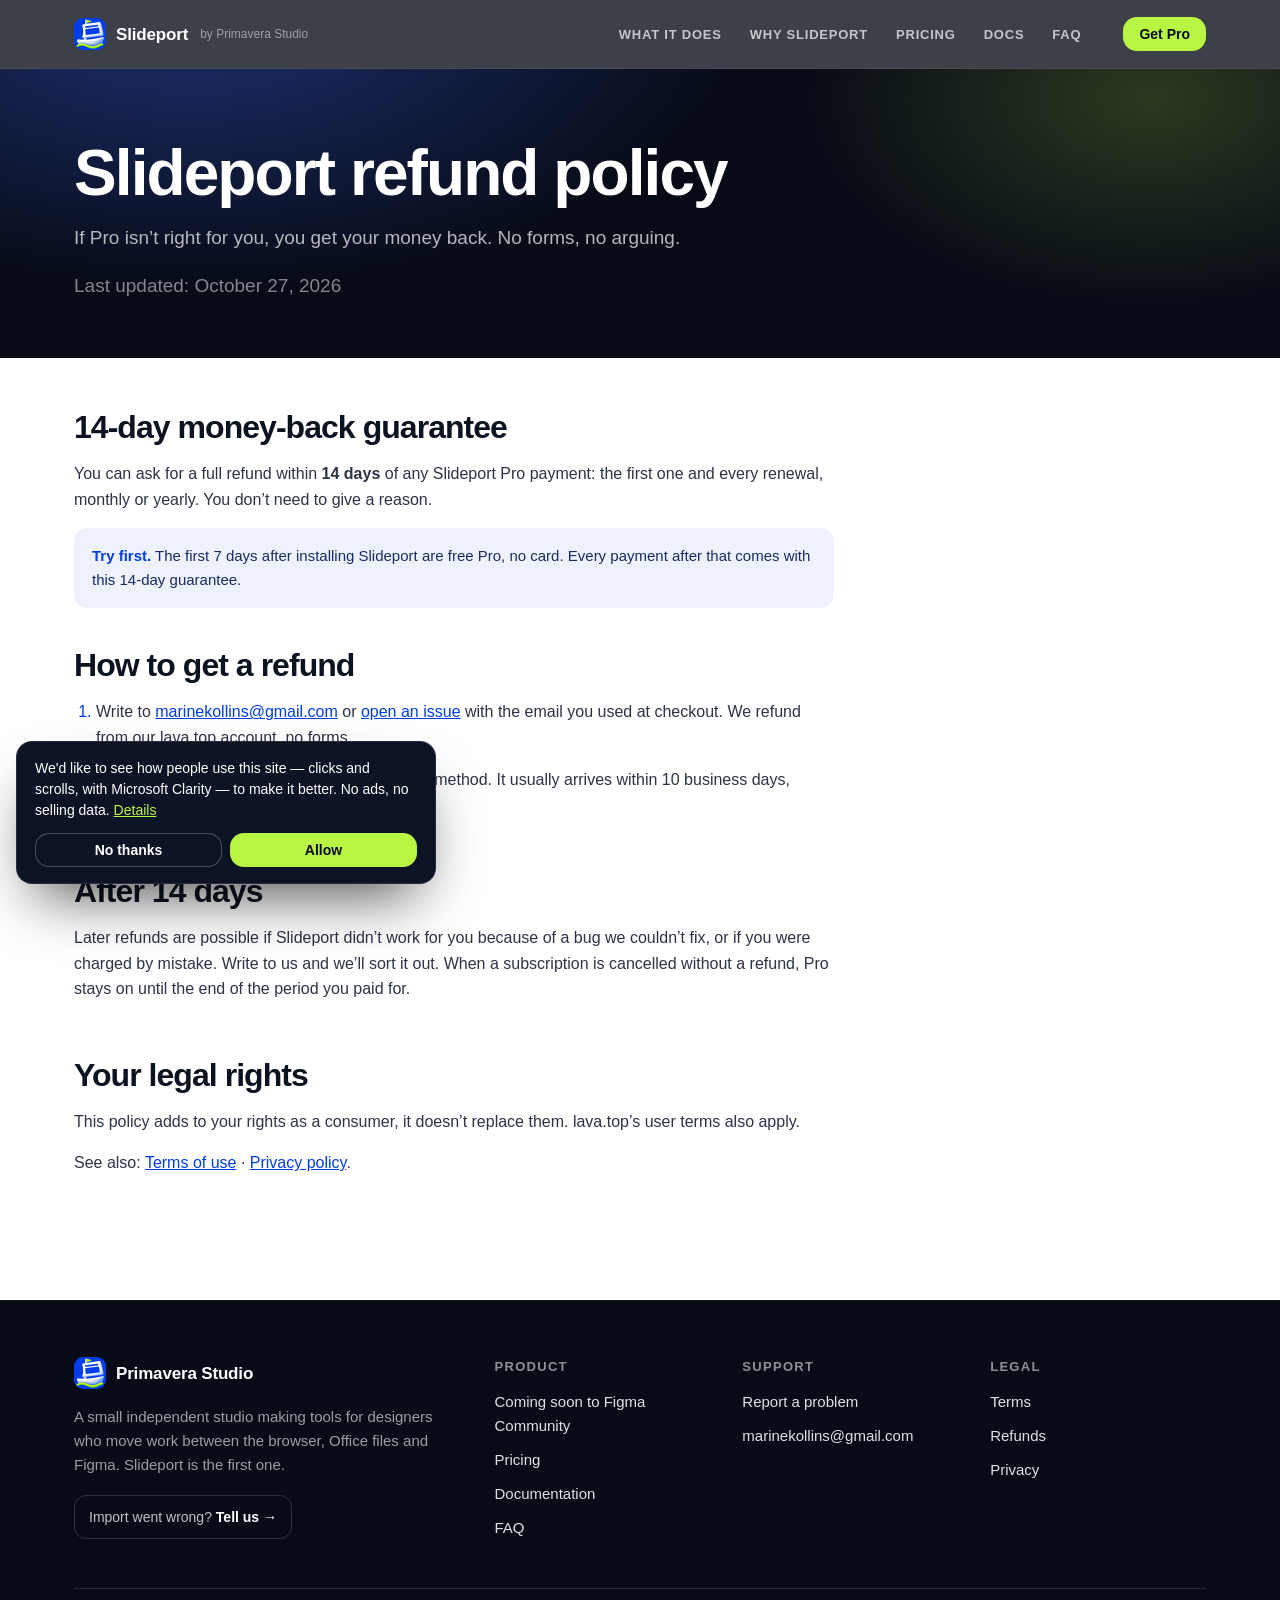
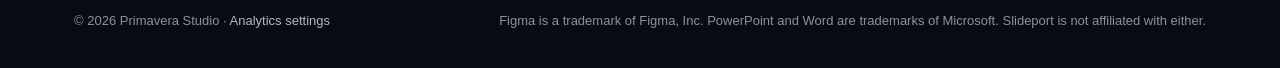
<file: slideport/refunds/index.html>
<!DOCTYPE html>
<html lang="en">
<head>
<meta charset="utf-8">
<meta name="viewport" content="width=device-width, initial-scale=1">
<meta http-equiv="Content-Security-Policy" content="default-src 'self'; script-src 'self' https://www.clarity.ms https://scripts.clarity.ms; style-src 'self' 'unsafe-inline' https://fonts.googleapis.com; font-src https://fonts.gstatic.com; img-src 'self' data: https:; connect-src 'self' https://html2figma-proxy.asr201.workers.dev https://*.clarity.ms; frame-src 'none'; form-action 'none'; base-uri 'self'; object-src 'none'">
<title>Slideport refunds</title>
<meta name="description" content="Refund policy for Slideport Pro: full refund within 14 days of any payment.">
<link rel="icon" type="image/png" href="../../favicon.png">
<link rel="preconnect" href="https://fonts.googleapis.com">
<link rel="preconnect" href="https://fonts.gstatic.com" crossorigin>
<link href="https://fonts.googleapis.com/css2?family=Inter:wght@400;500;600;700;800&family=Inter+Tight:wght@700;800&display=swap" rel="stylesheet">
<link rel="stylesheet" href="../../styles.css?v=695be677">
</head>
<body>

<nav class="nav">
  <div class="wrap">
    <a class="brand" href="../../"><img src="../../assets/icon-128.png" alt="">Slideport <small>by Primavera Studio</small></a>
    <button class="menu-btn" aria-expanded="false" aria-label="Menu">Menu</button>
    <ul>
      <li><a href="../../#jobs">What it does</a></li>
      <li><a href="../../#compare">Why Slideport</a></li>
      <li><a href="../../slideport/pricing/">Pricing</a></li>
      <li><a href="../../slideport/">Docs</a></li>
      <li><a href="../../#faq">FAQ</a></li>
    </ul>
    <a class="btn lime nav-cta" href="../../slideport/pricing/">Get Pro</a>
  </div>
</nav>

<header class="doc-hero">
  <div class="wrap">
    <h1>Slideport refund policy</h1>
    <p>If Pro isn’t right for you, you get your money back. No forms, no arguing.</p>
    <p class="updated">Last updated: October 27, 2026</p>
  </div>
</header>

<div class="wrap" style="padding:40px 24px 24px">
  <main class="prose">
    <section>
      <h2>14-day money-back guarantee</h2>
      <p>You can ask for a full refund within <b>14 days</b> of any Slideport Pro payment: the first one and every renewal, monthly or yearly. You don’t need to give a reason.</p>
      <div class="callout"><b>Try first.</b> The first 7 days after installing Slideport are free Pro, no card. Every payment after that comes with this 14-day guarantee.</div>
    </section>

    <section>
      <h2>How to get a refund</h2>
      <ol>
        <li>Write to <span data-email-wrap><a data-email href="#"></a> or </span><a data-issues href="#">open an issue</a> with the email you used at checkout. We refund from our lava.top account, no forms.</li>
      </ol>
      <p>lava.top returns the money to the original payment method. It usually arrives within 10 business days, depending on your bank.</p>
    </section>

    <section>
      <h2>After 14 days</h2>
      <p>Later refunds are possible if Slideport didn’t work for you because of a bug we couldn’t fix, or if you were charged by mistake. Write to us and we’ll sort it out. When a subscription is cancelled without a refund, Pro stays on until the end of the period you paid for.</p>
    </section>

    <section>
      <h2>Your legal rights</h2>
      <p>This policy adds to your rights as a consumer, it doesn’t replace them. lava.top’s user terms also apply.</p>
      <p>See also: <a href="../terms/">Terms of use</a> · <a href="../privacy/">Privacy policy</a>.</p>
    </section>
  </main>
</div>

<footer class="footer rich" id="contact">
  <div class="wrap">
    <div class="f-grid">
      <div class="f-brand">
        <a class="brand" href="../../"><img src="../../assets/icon-128.png" alt="">Primavera Studio</a>
        <p>A small independent studio making tools for designers who move work between the browser, Office files and Figma. Slideport is the first one.</p>
        <a class="f-report" data-issues href="#">Import went wrong? <b>Tell us →</b></a>
      </div>
      <div>
        <h4>Product</h4>
        <ul>
          <li><a data-community href="#"><span data-label>Figma Community</span></a></li>
          <li><a href="../../slideport/pricing/">Pricing</a></li>
          <li><a href="../../slideport/">Documentation</a></li>
          <li><a href="../../#faq">FAQ</a></li>
        </ul>
      </div>
      <div>
        <h4>Support</h4>
        <ul>
          <li><a data-issues href="#">Report a problem</a></li>
          <li data-email-wrap><a data-email href="#"></a></li>
        </ul>
      </div>
      <div>
        <h4>Legal</h4>
        <ul>
          <li><a href="../../slideport/terms/">Terms</a></li>
          <li><a href="../../slideport/refunds/">Refunds</a></li>
          <li><a href="../../slideport/privacy/">Privacy</a></li>
        </ul>
      </div>
    </div>
    <div class="bottom">
      <span>© <span data-year>2026</span> Primavera Studio</span>
      <span>Figma is a trademark of Figma, Inc. PowerPoint and Word are trademarks of Microsoft. Slideport is not affiliated with either.</span>
    </div>
  </div>
</footer>

<script src="../../site.js?v=695be677"></script>
</body>
</html>
</file>
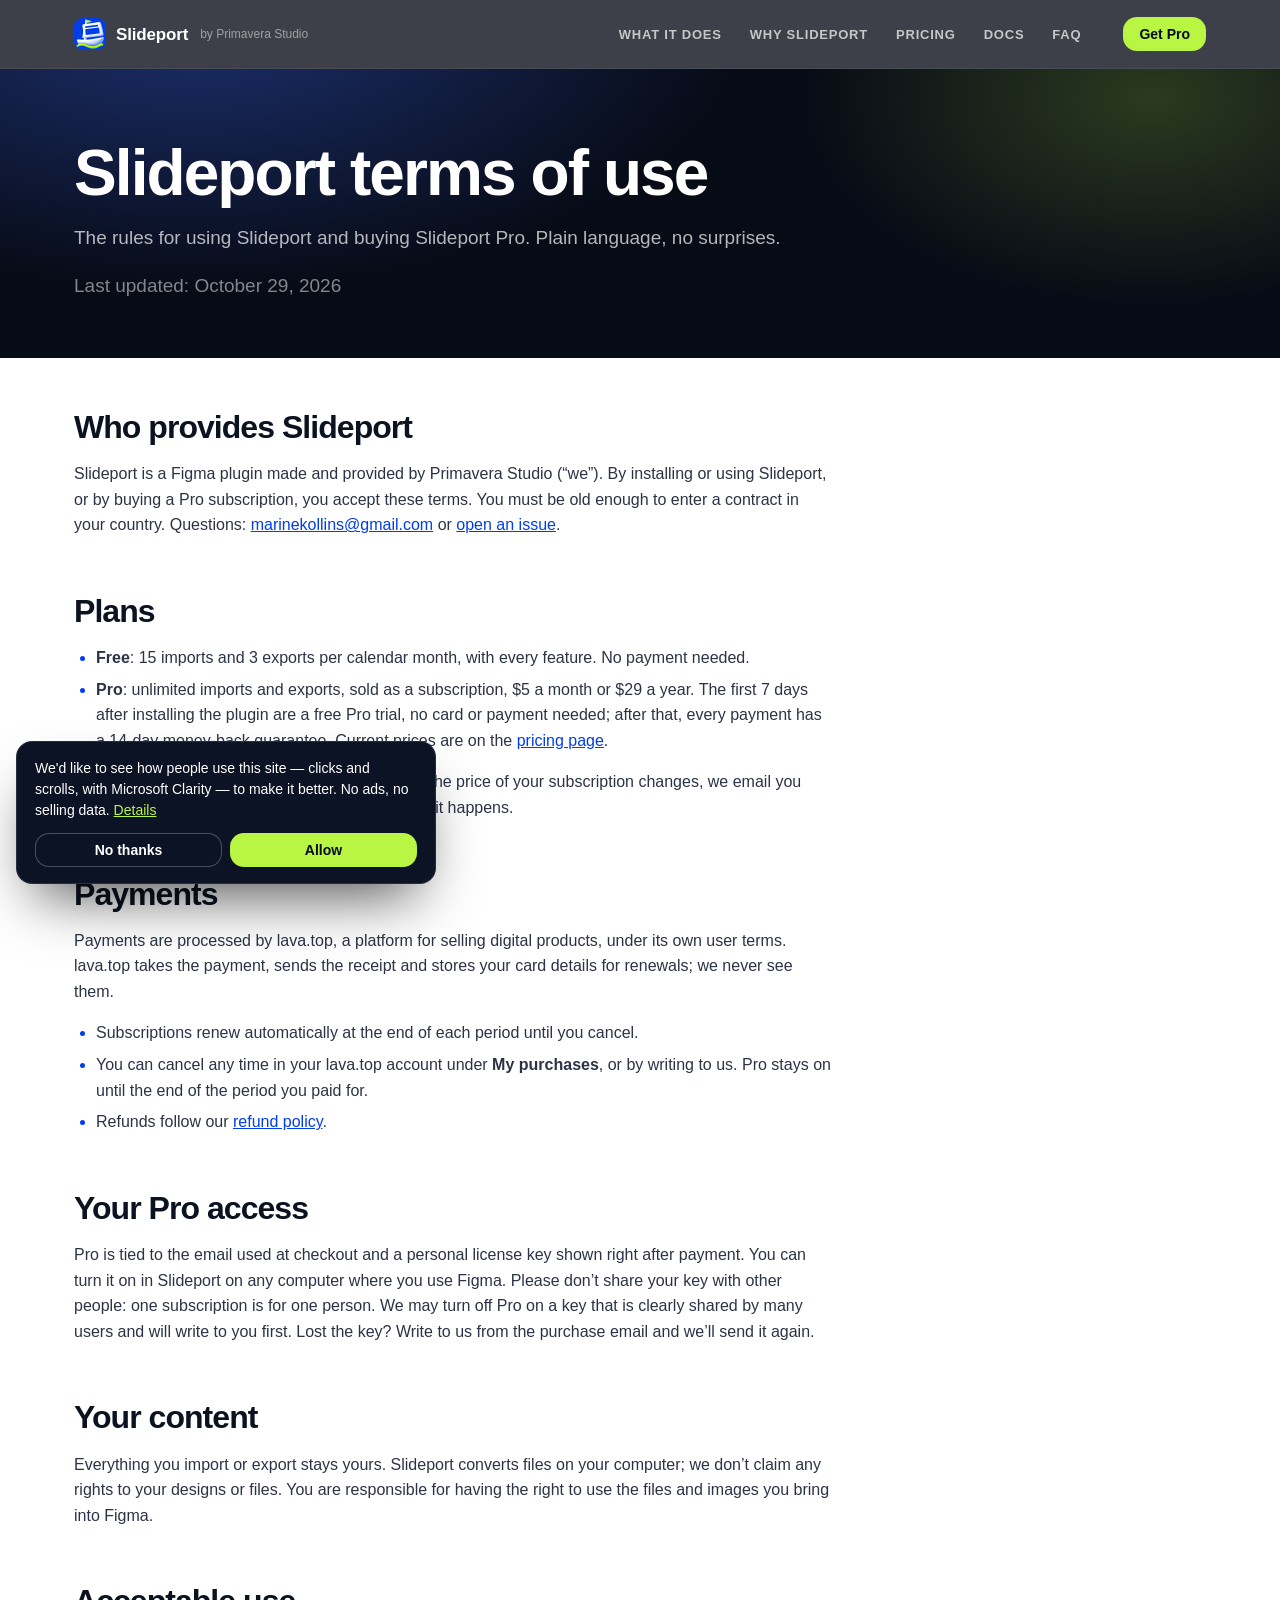
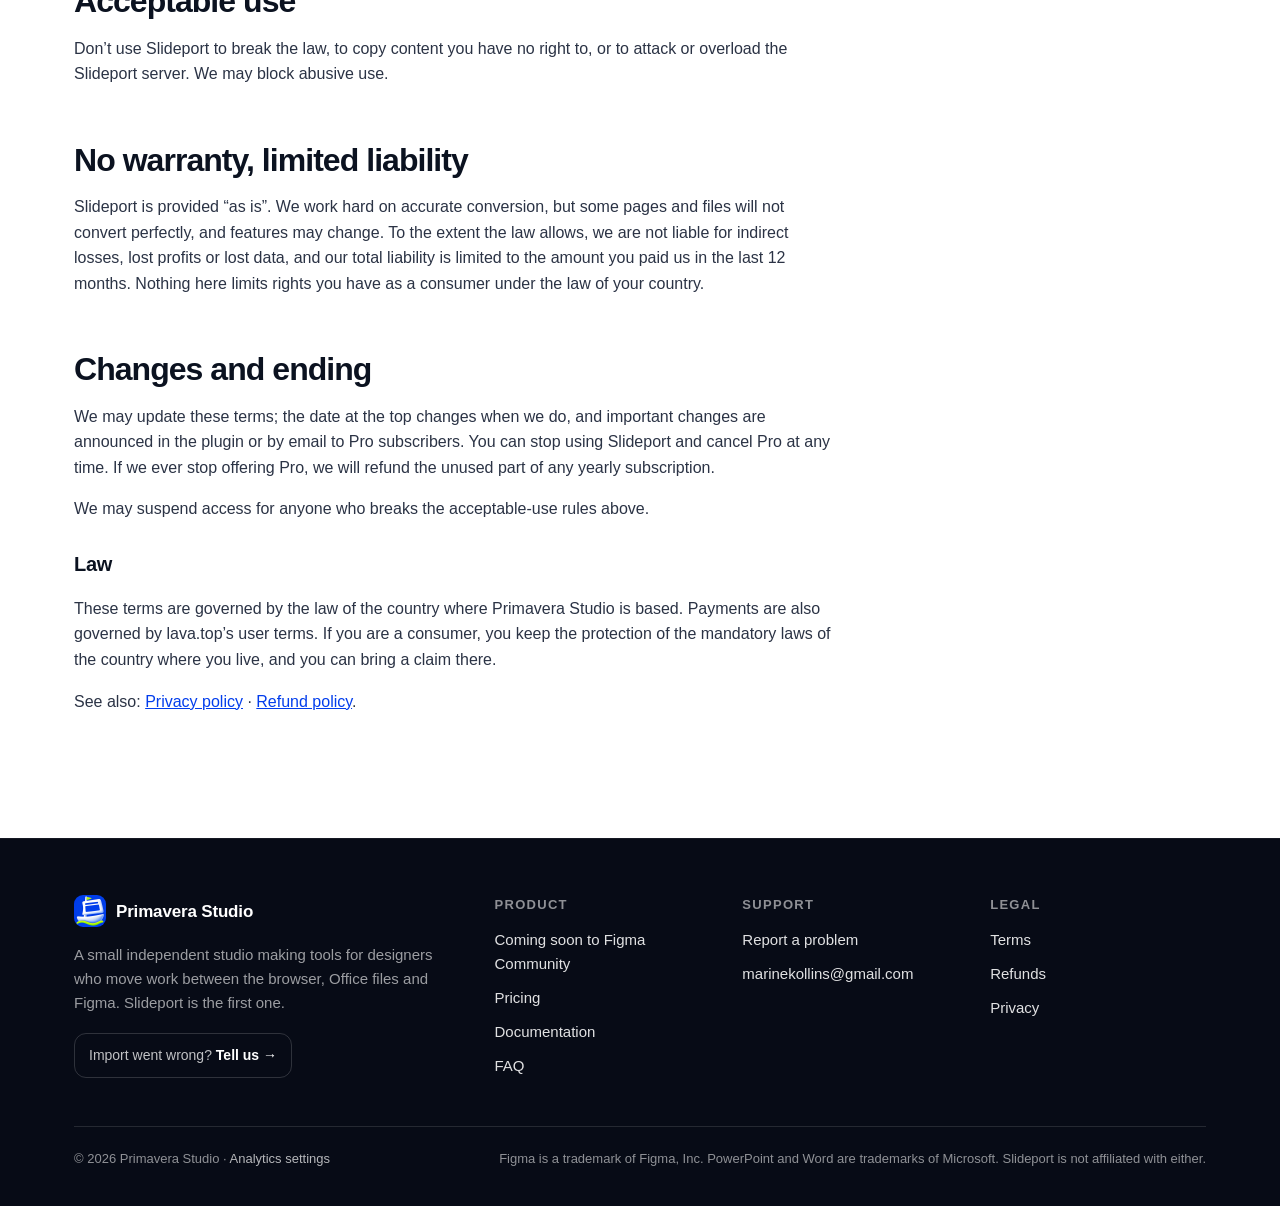
<file: slideport/terms/index.html>
<!DOCTYPE html>
<html lang="en">
<head>
<meta charset="utf-8">
<meta name="viewport" content="width=device-width, initial-scale=1">
<meta http-equiv="Content-Security-Policy" content="default-src 'self'; script-src 'self' https://www.clarity.ms https://scripts.clarity.ms; style-src 'self' 'unsafe-inline' https://fonts.googleapis.com; font-src https://fonts.gstatic.com; img-src 'self' data: https:; connect-src 'self' https://html2figma-proxy.asr201.workers.dev https://*.clarity.ms; frame-src 'none'; form-action 'none'; base-uri 'self'; object-src 'none'">
<title>Slideport terms</title>
<meta name="description" content="Terms of use for the Slideport Figma plugin and the Slideport Pro subscription.">
<link rel="icon" type="image/png" href="../../favicon.png">
<link rel="preconnect" href="https://fonts.googleapis.com">
<link rel="preconnect" href="https://fonts.gstatic.com" crossorigin>
<link href="https://fonts.googleapis.com/css2?family=Inter:wght@400;500;600;700;800&family=Inter+Tight:wght@700;800&display=swap" rel="stylesheet">
<link rel="stylesheet" href="../../styles.css?v=695be677">
</head>
<body>

<nav class="nav">
  <div class="wrap">
    <a class="brand" href="../../"><img src="../../assets/icon-128.png" alt="">Slideport <small>by Primavera Studio</small></a>
    <button class="menu-btn" aria-expanded="false" aria-label="Menu">Menu</button>
    <ul>
      <li><a href="../../#jobs">What it does</a></li>
      <li><a href="../../#compare">Why Slideport</a></li>
      <li><a href="../../slideport/pricing/">Pricing</a></li>
      <li><a href="../../slideport/">Docs</a></li>
      <li><a href="../../#faq">FAQ</a></li>
    </ul>
    <a class="btn lime nav-cta" href="../../slideport/pricing/">Get Pro</a>
  </div>
</nav>

<header class="doc-hero">
  <div class="wrap">
    <h1>Slideport terms of use</h1>
    <p>The rules for using Slideport and buying Slideport Pro. Plain language, no surprises.</p>
    <p class="updated">Last updated: October 29, 2026</p>
  </div>
</header>

<div class="wrap" style="padding:40px 24px 24px">
  <main class="prose">
    <section>
      <h2>Who provides Slideport</h2>
      <p>Slideport is a Figma plugin made and provided by <span data-legal-name>Primavera Studio</span> (“we”). By installing or using Slideport, or by buying a Pro subscription, you accept these terms. You must be old enough to enter a contract in your country. Questions: <span data-email-wrap><a data-email href="#"></a> or </span><a data-issues href="#">open an issue</a>.</p>
    </section>

    <section>
      <h2>Plans</h2>
      <ul>
        <li><b>Free</b>: 15 imports and 3 exports per calendar month, with every feature. No payment needed.</li>
        <li><b>Pro</b>: unlimited imports and exports, sold as a subscription, $5 a month or $29 a year. The first 7 days after installing the plugin are a free Pro trial, no card or payment needed; after that, every payment has a 14-day money-back guarantee. Current prices are on the <a href="../pricing/">pricing page</a>.</li>
      </ul>
      <p>We may change prices for future billing periods. If the price of your subscription changes, we email you before the next charge, and you can cancel before it happens.</p>
    </section>

    <section>
      <h2>Payments</h2>
      <p>Payments are processed by lava.top, a platform for selling digital products, under its own user terms. lava.top takes the payment, sends the receipt and stores your card details for renewals; we never see them.</p>
      <ul>
        <li>Subscriptions renew automatically at the end of each period until you cancel.</li>
        <li>You can cancel any time in your lava.top account under <b>My purchases</b>, or by writing to us. Pro stays on until the end of the period you paid for.</li>
        <li>Refunds follow our <a href="../refunds/">refund policy</a>.</li>
      </ul>
    </section>

    <section>
      <h2>Your Pro access</h2>
      <p>Pro is tied to the email used at checkout and a personal license key shown right after payment. You can turn it on in Slideport on any computer where you use Figma. Please don’t share your key with other people: one subscription is for one person. We may turn off Pro on a key that is clearly shared by many users and will write to you first. Lost the key? Write to us from the purchase email and we’ll send it again.</p>
    </section>

    <section>
      <h2>Your content</h2>
      <p>Everything you import or export stays yours. Slideport converts files on your computer; we don’t claim any rights to your designs or files. You are responsible for having the right to use the files and images you bring into Figma.</p>
    </section>

    <section>
      <h2>Acceptable use</h2>
      <p>Don’t use Slideport to break the law, to copy content you have no right to, or to attack or overload the Slideport server. We may block abusive use.</p>
    </section>

    <section>
      <h2>No warranty, limited liability</h2>
      <p>Slideport is provided “as is”. We work hard on accurate conversion, but some pages and files will not convert perfectly, and features may change. To the extent the law allows, we are not liable for indirect losses, lost profits or lost data, and our total liability is limited to the amount you paid us in the last 12 months. Nothing here limits rights you have as a consumer under the law of your country.</p>
    </section>

    <section>
      <h2>Changes and ending</h2>
      <p>We may update these terms; the date at the top changes when we do, and important changes are announced in the plugin or by email to Pro subscribers. You can stop using Slideport and cancel Pro at any time. If we ever stop offering Pro, we will refund the unused part of any yearly subscription.</p>
      <p>We may suspend access for anyone who breaks the acceptable-use rules above.</p>
      <h3>Law</h3>
      <p>These terms are governed by the law of the country where Primavera Studio is based. Payments are also governed by lava.top’s user terms. If you are a consumer, you keep the protection of the mandatory laws of the country where you live, and you can bring a claim there.</p>
      <p>See also: <a href="../privacy/">Privacy policy</a> · <a href="../refunds/">Refund policy</a>.</p>
    </section>
  </main>
</div>

<footer class="footer rich" id="contact">
  <div class="wrap">
    <div class="f-grid">
      <div class="f-brand">
        <a class="brand" href="../../"><img src="../../assets/icon-128.png" alt="">Primavera Studio</a>
        <p>A small independent studio making tools for designers who move work between the browser, Office files and Figma. Slideport is the first one.</p>
        <a class="f-report" data-issues href="#">Import went wrong? <b>Tell us →</b></a>
      </div>
      <div>
        <h4>Product</h4>
        <ul>
          <li><a data-community href="#"><span data-label>Figma Community</span></a></li>
          <li><a href="../../slideport/pricing/">Pricing</a></li>
          <li><a href="../../slideport/">Documentation</a></li>
          <li><a href="../../#faq">FAQ</a></li>
        </ul>
      </div>
      <div>
        <h4>Support</h4>
        <ul>
          <li><a data-issues href="#">Report a problem</a></li>
          <li data-email-wrap><a data-email href="#"></a></li>
        </ul>
      </div>
      <div>
        <h4>Legal</h4>
        <ul>
          <li><a href="../../slideport/terms/">Terms</a></li>
          <li><a href="../../slideport/refunds/">Refunds</a></li>
          <li><a href="../../slideport/privacy/">Privacy</a></li>
        </ul>
      </div>
    </div>
    <div class="bottom">
      <span>© <span data-year>2026</span> Primavera Studio</span>
      <span>Figma is a trademark of Figma, Inc. PowerPoint and Word are trademarks of Microsoft. Slideport is not affiliated with either.</span>
    </div>
  </div>
</footer>

<script src="../../site.js?v=695be677"></script>
</body>
</html>
</file>
<file: styles.css>
/* Shared styles: home, docs, privacy */
:root {
  --blue: #023DEC;
  --blue-deep: #0130B8;
  --blue-soft: #EEF2FF;
  --lime: #B9F543;
  --ink: #0B1220;
  --ink-2: #4A5468;
  --ink-3: #8A93A6;
  --line: #E4E8F0;
  --paper: #FFFFFF;
  --paper-2: #F6F7FB;
  --r: 20px;
  --head: "Inter Tight", Inter, -apple-system, "Helvetica Neue", Arial, sans-serif;
  --body: Inter, -apple-system, "Helvetica Neue", Arial, sans-serif;
  --wrap: 1180px;
}
* { box-sizing: border-box; }
html { scroll-behavior: smooth; }
body { margin: 0; background: var(--paper); color: var(--ink); font: 16px/1.6 var(--body); -webkit-font-smoothing: antialiased; }
img { max-width: 100%; height: auto; display: block; }
a { color: inherit; }
.wrap { max-width: var(--wrap); margin: 0 auto; padding: 0 24px; }
@media (max-width: 640px) { .wrap { padding: 0 16px; } }

/* nav */
.nav { position: sticky; top: 0; z-index: 10; background: rgba(255,255,255,.86); backdrop-filter: saturate(1.6) blur(14px); -webkit-backdrop-filter: saturate(1.6) blur(14px); border-bottom: 1px solid transparent; transition: border-color .2s; }
.nav.scrolled { border-bottom-color: var(--line); }
.nav .wrap { display: flex; align-items: center; gap: 24px; height: 68px; }
.brand { display: flex; align-items: center; gap: 10px; font: 700 17px/1 var(--head); letter-spacing: -.01em; text-decoration: none; }
.brand img { width: 32px; height: 32px; border-radius: 9px; }
.nav ul { display: flex; gap: 28px; list-style: none; margin: 0 0 0 auto; padding: 0; }
.nav ul a { text-decoration: none; font-size: 13px; font-weight: 600; letter-spacing: .06em; text-transform: uppercase; color: var(--ink-2); }
.nav ul a:hover, .nav ul a[aria-current] { color: var(--blue); }
.nav .menu-btn { display: none; margin-left: auto; background: none; border: 1px solid var(--line); border-radius: 10px; padding: 8px 12px; font: 600 13px var(--body); letter-spacing: .06em; text-transform: uppercase; color: var(--ink); cursor: pointer; }
@media (max-width: 760px) {
  .nav .menu-btn { display: block; }
  .nav ul { display: none; position: absolute; left: 0; right: 0; top: 68px; flex-direction: column; gap: 0; background: #fff; border-bottom: 1px solid var(--line); padding: 8px 16px 16px; }
  .nav.open ul { display: flex; }
  .nav ul a { display: block; padding: 12px 0; font-size: 15px; }
}

/* buttons */
.btn { display: inline-flex; align-items: center; gap: 10px; padding: 15px 24px; border-radius: 14px; font: 600 16px/1 var(--body); text-decoration: none; border: 0; cursor: pointer; transition: transform .15s, box-shadow .15s, background .15s; }
.btn:hover { transform: translateY(-1px); }
.btn.primary { background: var(--blue); color: #fff; box-shadow: 0 10px 24px -10px rgba(2,61,236,.6); }
.btn.primary:hover { background: var(--blue-deep); }
.btn.lime { background: var(--lime); color: var(--ink); }
.btn.ghost { background: #fff; color: var(--ink); box-shadow: inset 0 0 0 1.5px var(--line); }
.btn.ghost-dark { background: rgba(255,255,255,.12); color: #fff; box-shadow: inset 0 0 0 1.5px rgba(255,255,255,.35); }
.btn svg { flex: none; }
.pill { display: inline-flex; align-items: center; gap: 8px; padding: 7px 14px; border-radius: 999px; background: var(--blue-soft); color: var(--blue); font-weight: 600; font-size: 13px; }
.pill i { width: 8px; height: 8px; border-radius: 50%; background: var(--lime); box-shadow: 0 0 0 3px rgba(185,245,67,.35); }

/* type */
h1, h2, h3 { font-family: var(--head); letter-spacing: -.03em; margin: 0; }
.eyebrow { font-size: 13px; font-weight: 700; letter-spacing: .1em; text-transform: uppercase; color: var(--blue); margin: 0 0 14px; }

/* hero */
.hero { padding: 88px 0 56px; text-align: center; }
.hero h1 { font-size: clamp(44px, 8vw, 104px); font-weight: 800; line-height: .98; max-width: 1000px; margin: 22px auto 0; }
.hero h1 em { font-style: normal; color: var(--blue); }
.hero p { font-size: clamp(18px, 2.2vw, 22px); color: var(--ink-2); max-width: 640px; margin: 24px auto 0; }
.hero .chips { display: flex; flex-wrap: wrap; justify-content: center; gap: 10px; margin-top: 36px; }
.chip { display: inline-flex; align-items: center; gap: 8px; padding: 9px 14px; border-radius: 12px; background: var(--paper-2); border: 1px solid var(--line); font-weight: 600; font-size: 14px; }
.chip b { font: 800 11px/1 var(--body); letter-spacing: .04em; padding: 4px 6px; border-radius: 6px; color: #fff; }
.chip .arrow { color: var(--blue); font-weight: 700; }

/* product feature */
.product { padding: 24px 0 40px; }
.product-card { position: relative; overflow: hidden; border-radius: 32px; background: var(--blue); color: #fff; display: grid; grid-template-columns: 1fr 1.1fr; gap: 40px; padding: 56px; align-items: center; }
.product-card::before { content: ""; position: absolute; inset: 0; background: radial-gradient(700px 500px at 0% 0%, rgba(255,255,255,.14), transparent 70%), radial-gradient(800px 600px at 100% 100%, rgba(0,0,0,.22), transparent 70%); pointer-events: none; }
.product-card > * { position: relative; }
.product-card .name { display: flex; align-items: center; gap: 14px; }
.product-card .name img { width: 64px; height: 64px; border-radius: 16px; box-shadow: 0 8px 24px rgba(0,0,0,.25); }
.product-card .name span { font: 800 34px/1 var(--head); letter-spacing: -.03em; }
.product-card h2 { font-size: clamp(32px, 4.2vw, 52px); line-height: 1.04; font-weight: 800; margin: 24px 0 0; }
.product-card h2 em { font-style: normal; color: var(--lime); }
.product-card ul { list-style: none; padding: 0; margin: 26px 0 0; display: grid; gap: 10px; }
.product-card li { display: flex; gap: 12px; font-size: 16px; color: rgba(255,255,255,.92); }
.product-card li::before { content: ""; flex: none; width: 18px; height: 18px; margin-top: 3px; border-radius: 6px; background: var(--lime) url("data:image/svg+xml,%3Csvg xmlns='http://www.w3.org/2000/svg' viewBox='0 0 16 16' fill='none' stroke='%230B1220' stroke-width='2.2' stroke-linecap='round' stroke-linejoin='round'%3E%3Cpath d='m4 8.5 2.5 2.5L12 5.5'/%3E%3C/svg%3E") center/12px no-repeat; }
.product-card .actions { display: flex; flex-wrap: wrap; gap: 12px; margin-top: 32px; }
.product-card .note { margin-top: 16px; font-size: 14px; color: rgba(255,255,255,.7); }
.product-card .shot { border-radius: 18px; box-shadow: 0 30px 60px -20px rgba(0,0,0,.5); }
@media (max-width: 900px) { .product-card { grid-template-columns: 1fr; padding: 32px 22px; border-radius: 24px; } }

/* sections */
.section { padding: 72px 0; }
.section-head { max-width: 720px; margin-bottom: 36px; }
.section-head h2 { font-size: clamp(32px, 4.5vw, 56px); line-height: 1.02; font-weight: 800; }
.section-head p { font-size: 18px; color: var(--ink-2); margin: 14px 0 0; }
.grid { display: grid; gap: 18px; grid-template-columns: repeat(4, 1fr); }
.grid.three { grid-template-columns: repeat(3, 1fr); }
@media (max-width: 1000px) { .grid { grid-template-columns: repeat(2, 1fr); } .grid.three { grid-template-columns: 1fr; } }
@media (max-width: 560px) { .grid { grid-template-columns: 1fr; } }
.card { background: var(--paper-2); border: 1px solid var(--line); border-radius: var(--r); padding: 26px; transition: transform .2s, box-shadow .2s, border-color .2s; }
.card:hover { transform: translateY(-3px); box-shadow: 0 18px 40px -22px rgba(11,18,32,.35); border-color: #d3daea; }
.card .fmt { display: inline-block; font: 800 12px/1 var(--body); letter-spacing: .05em; color: #fff; padding: 6px 8px; border-radius: 7px; margin-bottom: 18px; }
.card h3 { font-size: 22px; font-weight: 700; letter-spacing: -.02em; }
.card p { color: var(--ink-2); margin: 8px 0 0; font-size: 15px; }
.f-doc { background: #2B579A; } .f-web { background: #0D99FF; } .f-html { background: #E44D26; } .f-ppt { background: #C43E1C; } .f-pdf { background: #D9261C; } .f-fig { background: #0B1220; }

/* screenshot carousel: tabs on top, one big slide, swipe on phones */
.carousel { max-width: 1080px; margin: 0 auto; }
.car-tabs { display: grid; grid-template-columns: repeat(3, 1fr); gap: 10px; margin-bottom: 18px; }
.car-tabs button { position: relative; overflow: hidden; display: flex; gap: 10px; align-items: baseline; text-align: left; padding: 14px 16px 16px; border: 1px solid var(--line); border-radius: 14px; background: #fff; font: 600 15px/1.35 var(--body); color: var(--ink-2); cursor: pointer; transition: border-color .2s, color .2s; }
.car-tabs button span { font: 700 12px var(--head); color: var(--ink-3); letter-spacing: .04em; }
.car-tabs button:hover { border-color: var(--blue); }
.car-tabs button[aria-selected="true"] { border-color: var(--blue); color: var(--ink); }
.car-tabs button[aria-selected="true"] span { color: var(--blue); }
.car-tabs button i { position: absolute; left: 0; bottom: 0; height: 3px; width: 0; background: var(--blue); }
.car-tabs button[aria-selected="true"] i { width: 100%; }
.carousel.playing .car-tabs button[aria-selected="true"] i { animation: car-progress var(--car-ms, 5000ms) linear forwards; }
@keyframes car-progress { from { width: 0; } to { width: 100%; } }
.car-view { position: relative; }
.car-track { display: flex; overflow-x: auto; scroll-snap-type: x mandatory; scrollbar-width: none; border-radius: 20px; outline-offset: 4px; }
.car-track::-webkit-scrollbar { display: none; }
.car-track figure { flex: 0 0 100%; margin: 0; scroll-snap-align: start; }
.car-track img { width: 100%; border-radius: 20px; }
.car-arrow { position: absolute; top: 50%; transform: translateY(-50%); width: 44px; height: 44px; border-radius: 50%; border: 0; background: rgba(255,255,255,.92); color: var(--ink); font: 400 28px/1 var(--body); cursor: pointer; box-shadow: 0 8px 24px -6px rgba(11,18,32,.35); display: grid; place-items: center; padding-bottom: 3px; }
.car-arrow.prev { left: -22px; } .car-arrow.next { right: -22px; }
.car-arrow:hover { background: #fff; color: var(--blue); }
@media (max-width: 1140px) { .car-arrow.prev { left: 10px; } .car-arrow.next { right: 10px; } }
@media (max-width: 760px) {
  .car-tabs { display: flex; overflow-x: auto; scrollbar-width: none; margin: 0 -16px 14px; padding: 0 16px; }
  .car-tabs::-webkit-scrollbar { display: none; }
  .car-tabs button { flex: 0 0 auto; font-size: 14px; padding: 10px 14px 12px; }
  .car-arrow { display: none; }
  .car-track, .car-track img { border-radius: 14px; }
}

/* pricing */
.plans { display: grid; grid-template-columns: 1fr 1fr; gap: 18px; max-width: 880px; }
.plan { border: 1px solid var(--line); border-radius: 24px; padding: 32px; background: #fff; }
.plan.pro { background: var(--ink); color: #fff; border-color: var(--ink); }
.plan h3 { font-size: 24px; }
.plan .price { font: 800 52px/1 var(--head); letter-spacing: -.04em; margin: 18px 0 4px; }
.plan .price small { font: 500 17px var(--body); letter-spacing: 0; color: var(--ink-3); }
.plan.pro .price small { color: rgba(255,255,255,.6); }
.plan .sub { color: var(--ink-2); font-size: 15px; }
.plan.pro .sub { color: rgba(255,255,255,.7); }
.plan ul { list-style: none; padding: 0; margin: 22px 0 0; display: grid; gap: 10px; font-size: 15px; }
.plan li::before { content: "✓"; color: var(--blue); font-weight: 800; margin-right: 10px; }
.plan.pro li::before { color: var(--lime); }
@media (max-width: 760px) { .plans { grid-template-columns: 1fr; } }

/* about strip */
.about { display: grid; grid-template-columns: 1fr 1fr; gap: 40px; align-items: end; }
.about h2 { font-size: clamp(30px, 4vw, 48px); line-height: 1.05; font-weight: 800; }
.about p { color: var(--ink-2); font-size: 18px; margin: 0; }
@media (max-width: 760px) { .about { grid-template-columns: 1fr; gap: 16px; } }

/* footer */
.footer { background: var(--ink); color: #fff; padding: 64px 0 40px; margin-top: 40px; }
.footer .top { display: grid; grid-template-columns: 1.4fr 1fr 1fr; gap: 32px; }
.footer h3 { font-size: clamp(28px, 3.6vw, 44px); font-weight: 800; line-height: 1.05; }
.footer h4 { margin: 0 0 12px; font-size: 13px; letter-spacing: .1em; text-transform: uppercase; color: rgba(255,255,255,.55); }
.footer ul { list-style: none; padding: 0; margin: 0; display: grid; gap: 8px; }
.footer a { text-decoration: none; color: rgba(255,255,255,.88); }
.footer a:hover { color: var(--lime); }
.footer .bottom { display: flex; flex-wrap: wrap; gap: 12px; justify-content: space-between; margin-top: 56px; padding-top: 22px; border-top: 1px solid rgba(255,255,255,.12); font-size: 14px; color: rgba(255,255,255,.55); }
@media (max-width: 760px) { .footer .top { grid-template-columns: 1fr; } }

/* docs */
.doc-hero { padding: 64px 0 24px; border-bottom: 1px solid var(--line); }
.doc-hero .name { display: flex; align-items: center; gap: 14px; }
.doc-hero .name img { width: 56px; height: 56px; border-radius: 14px; }
.doc-hero h1 { font-size: clamp(36px, 6vw, 64px); font-weight: 800; line-height: 1; }
.doc-hero p { font-size: 19px; color: var(--ink-2); max-width: 720px; margin: 18px 0 0; }
.doc-hero .actions { display: flex; flex-wrap: wrap; gap: 12px; margin-top: 26px; }
.doc { display: grid; grid-template-columns: 220px minmax(0, 1fr); gap: 56px; padding: 48px 0 24px; }
.toc { position: sticky; top: 92px; align-self: start; font-size: 14px; }
.toc h4 { margin: 0 0 10px; font-size: 12px; letter-spacing: .1em; text-transform: uppercase; color: var(--ink-3); }
.toc ol { list-style: none; padding: 0; margin: 0; display: grid; gap: 2px; }
.toc a { display: block; padding: 6px 10px; border-radius: 8px; text-decoration: none; color: var(--ink-2); }
.toc a:hover, .toc a.on { background: var(--blue-soft); color: var(--blue); }
@media (max-width: 900px) { .doc { grid-template-columns: 1fr; gap: 24px; } .toc { position: static; } .toc ol { display: flex; flex-wrap: wrap; gap: 6px; } .toc a { background: var(--paper-2); } }
.prose { max-width: 760px; }
.prose section { scroll-margin-top: 90px; padding-bottom: 28px; }
.prose h2 { font-size: 32px; font-weight: 800; line-height: 1.1; margin: 0 0 14px; padding-top: 12px; }
.prose h3 { font-size: 20px; font-weight: 700; letter-spacing: -.015em; margin: 26px 0 8px; }
.prose p, .prose li { color: #2B3345; }
.prose ul, .prose ol { padding-left: 22px; }
.prose li { margin: 6px 0; }
.prose li::marker { color: var(--blue); }
.prose code, .prose kbd { font: 500 14px/1.4 ui-monospace, SFMono-Regular, Menlo, monospace; background: var(--paper-2); border: 1px solid var(--line); border-radius: 6px; padding: 1px 6px; }
.prose .callout { background: var(--blue-soft); border-radius: 14px; padding: 16px 18px; color: #1B2A63; font-size: 15px; }
.prose .callout b { color: var(--blue); }
.prose table { width: 100%; border-collapse: collapse; font-size: 15px; margin: 14px 0; display: block; overflow-x: auto; }
.prose th, .prose td { text-align: left; padding: 10px 12px; border-bottom: 1px solid var(--line); vertical-align: top; }
.prose th { font-weight: 700; color: var(--ink); background: var(--paper-2); }
.prose figure { margin: 18px 0; }
.prose figure img { border-radius: 14px; border: 1px solid var(--line); }
.prose a { color: var(--blue); }
.updated { color: var(--ink-3); font-size: 14px; }

/* pricing page */
.plan .period { display: inline-flex; gap: 4px; padding: 4px; margin-top: 14px; border-radius: 999px; background: rgba(255,255,255,.1); }
.plan .period button { font: 600 14px var(--body); border: 0; border-radius: 999px; padding: 6px 14px; background: transparent; color: rgba(255,255,255,.75); cursor: pointer; }
.plan .period button[aria-pressed="true"] { background: #fff; color: var(--ink); }
.plan .buy { margin-top: 26px; width: 100%; justify-content: center; border: 0; cursor: pointer; font-size: 16px; }
.plan .buy:disabled { opacity: .55; cursor: default; }
.plan-note { margin: 14px 0 0; font-size: 13px; color: var(--ink-3); }
.plan.pro .plan-note { color: rgba(255,255,255,.6); }
.callout-box { max-width: 880px; margin-bottom: 24px; background: var(--blue-soft); border-radius: 14px; padding: 16px 18px; color: #1B2A63; }
.callout-box b { color: var(--blue); }
.license-row { display: flex; flex-wrap: wrap; align-items: center; gap: 10px; margin: 12px 0; }
.license-row code { font: 700 20px/1.2 ui-monospace, SFMono-Regular, Menlo, monospace; letter-spacing: .04em; background: #fff; border-radius: 10px; padding: 10px 14px; color: var(--ink); word-break: break-all; }
.license-row .btn { padding: 10px 16px; font-size: 14px; }
.plan .input.email { width: 100%; margin-top: 22px; padding: 13px 14px; border: 0; border-radius: 12px; font: 500 15px var(--body); background: rgba(255,255,255,.1); color: #fff; }
.plan .input.email::placeholder { color: rgba(255,255,255,.55); }
.plan .input.email:focus { outline: 2px solid var(--lime); }
.plan .buy { margin-top: 12px; }

/* landing: hero actions, trust row */
.hero-actions { display: flex; flex-wrap: wrap; justify-content: center; gap: 12px; margin-top: 34px; }
.trust { list-style: none; padding: 0; margin: 28px auto 0; display: flex; flex-wrap: wrap; justify-content: center; gap: 8px 22px; font-size: 14px; color: var(--ink-2); }
.trust li { display: flex; align-items: center; gap: 8px; }
.trust li::before { content: ""; width: 7px; height: 7px; border-radius: 50%; background: var(--lime); box-shadow: 0 0 0 3px rgba(185,245,67,.3); }

/* landing: jobs */
.jobs { display: grid; grid-template-columns: repeat(3, 1fr); gap: 18px; }
.job { background: var(--paper-2); border: 1px solid var(--line); border-radius: var(--r); padding: 26px; transition: transform .2s, box-shadow .2s, border-color .2s; }
.job:hover { transform: translateY(-3px); box-shadow: 0 18px 40px -22px rgba(11,18,32,.35); border-color: #d3daea; }
.job .fmt { display: inline-block; font: 800 11px/1 var(--body); letter-spacing: .05em; color: #fff; padding: 6px 8px; border-radius: 7px; margin-bottom: 16px; }
.job h3 { font-size: 21px; font-weight: 700; letter-spacing: -.02em; line-height: 1.2; }
.job p { color: var(--ink-2); margin: 10px 0 0; font-size: 15px; }
@media (max-width: 1000px) { .jobs { grid-template-columns: repeat(2, 1fr); } }
@media (max-width: 640px) { .jobs { grid-template-columns: 1fr; } }

/* landing: design-system band */
.band { background: var(--ink); color: #fff; }
.band .eyebrow { color: var(--lime); }
.band-grid { display: grid; grid-template-columns: 1fr 1.1fr; gap: 48px; align-items: center; }
.band h2 { font-size: clamp(32px, 4.5vw, 56px); line-height: 1.02; font-weight: 800; }
.band p { color: rgba(255,255,255,.75); font-size: 18px; margin: 16px 0 0; }
.ticks { list-style: none; padding: 0; margin: 0; display: grid; gap: 12px; }
.ticks li { display: flex; gap: 12px; color: rgba(255,255,255,.85); font-size: 16px; }
.ticks li::before { content: "✓"; flex: none; width: 22px; height: 22px; border-radius: 7px; background: var(--lime); color: var(--ink); font-weight: 800; font-size: 13px; display: grid; place-items: center; margin-top: 1px; }
.ticks b { color: #fff; }
@media (max-width: 900px) { .band-grid { grid-template-columns: 1fr; gap: 24px; } }

/* landing: comparison */
.compare { border: 1px solid var(--line); border-radius: 20px; overflow: hidden; }
.compare .row { display: grid; grid-template-columns: 1.5fr .8fr 1.3fr; gap: 16px; padding: 15px 22px; border-top: 1px solid var(--line); font-size: 15px; align-items: center; }
.compare .row:first-child { border-top: 0; }
.compare .head { background: var(--paper-2); font-weight: 700; font-size: 13px; letter-spacing: .06em; text-transform: uppercase; color: var(--ink-2); }
.compare .yes { font-weight: 700; color: var(--blue); }
.compare .row:not(.head) span:last-child { color: var(--ink-2); }
.compare .total { background: var(--blue-soft); font-weight: 700; }
@media (max-width: 700px) {
  .compare .row { grid-template-columns: 1fr; gap: 4px; padding: 14px 16px; }
  .compare .head { display: none; }
  .compare .yes::before { content: "Slideport: "; color: var(--ink-3); font-weight: 600; }
  .compare .row:not(.head) span:last-child::before { content: "Typical stack: "; color: var(--ink-3); }
}

/* landing: formats in/out */
.io { display: grid; grid-template-columns: 1fr 1fr; gap: 18px; }
.io > div { background: #fff; border: 1px solid var(--line); border-radius: var(--r); padding: 28px; }
.io h3 { font-size: 22px; margin-bottom: 14px; }
.io ul { list-style: none; padding: 0; margin: 0; display: grid; gap: 12px; }
.io li { display: flex; gap: 12px; align-items: baseline; color: var(--ink-2); font-size: 15px; }
.io .tag { flex: none; font: 800 11px/1 var(--body); letter-spacing: .04em; color: #fff; padding: 5px 7px; border-radius: 6px; min-width: 46px; text-align: center; }
@media (max-width: 760px) { .io { grid-template-columns: 1fr; } }

/* landing: details */
.details { list-style: none; padding: 0; margin: 0; display: grid; grid-template-columns: 1fr 1fr; gap: 14px 40px; }
.details li { color: var(--ink-2); font-size: 16px; padding-left: 18px; position: relative; }
.details li::before { content: ""; position: absolute; left: 0; top: 10px; width: 7px; height: 7px; border-radius: 50%; background: var(--blue); }
.details b { color: var(--ink); }
@media (max-width: 760px) { .details { grid-template-columns: 1fr; } }

/* landing: faq */
.faq-list { display: grid; gap: 10px; max-width: 820px; }
.faq-list details { border: 1px solid var(--line); border-radius: 14px; padding: 16px 20px; background: #fff; }
.faq-list summary { cursor: pointer; font-weight: 700; font-size: 17px; list-style: none; display: flex; justify-content: space-between; gap: 16px; }
.faq-list summary::-webkit-details-marker { display: none; }
.faq-list summary::after { content: "+"; color: var(--blue); font-weight: 800; }
.faq-list details[open] summary::after { content: "−"; }
.faq-list p { color: var(--ink-2); margin: 10px 0 0; }
.faq-list a { color: var(--blue); }

/* ---------- pricing: three plans on a dark band (landing and pricing page) ---------- */
.pricing-band { background: radial-gradient(1200px 520px at 50% -10%, rgba(30,107,255,.55), transparent 70%), var(--ink); color: #fff; }
.pricing-band .section-head { margin-left: auto; margin-right: auto; text-align: center; max-width: 720px; }
.pricing-band .section-head p { color: rgba(255,255,255,.72); }
.pricing-band .eyebrow { color: var(--lime); }
.plans3 { display: grid; grid-template-columns: 1fr 1.12fr 1fr; gap: 18px; align-items: stretch; max-width: 1080px; margin: 0 auto; }
.plans3 .plan { position: relative; display: flex; flex-direction: column; border-radius: 24px; padding: 32px 28px 28px; background: rgba(255,255,255,.04); border: 1px solid rgba(255,255,255,.14); color: #fff; }
.plans3 .plan h3 { font-size: 20px; margin: 0; }
.plans3 .plan .tag { font-size: 14px; color: rgba(255,255,255,.6); margin-top: 4px; }
.plans3 .plan .price { font: 800 56px/1 var(--head); letter-spacing: -.04em; margin: 22px 0 6px; }
.plans3 .plan .price small { font: 500 17px var(--body); letter-spacing: 0; color: rgba(255,255,255,.6); }
.plans3 .plan .sub { color: rgba(255,255,255,.72); font-size: 14px; min-height: 22px; }
.plans3 .plan .sub b { color: var(--lime); font-weight: 700; }
.plans3 .plan ul { list-style: none; padding: 0; margin: 22px 0 26px; display: grid; gap: 10px; font-size: 15px; }
.plans3 .plan li { display: flex; gap: 10px; align-items: flex-start; }
.plans3 .plan li::before { content: "✓"; color: var(--lime); font-weight: 800; margin: 0; }
.plans3 .plan li.dim { color: rgba(255,255,255,.55); }
.plans3 .plan .cta { margin-top: auto; display: grid; gap: 10px; }
.plans3 .plan .btn { width: 100%; justify-content: center; }
.plans3 .plan .btn.outline { background: transparent; color: #fff; border: 1px solid rgba(255,255,255,.35); }
.plans3 .plan .btn.outline:hover { border-color: #fff; }
.plans3 .plan .btn.white { background: #fff; color: var(--ink); }
.plans3 .plan.featured { background: linear-gradient(180deg, rgba(185,245,67,.12), rgba(255,255,255,.05) 40%); border: 2px solid var(--lime); box-shadow: 0 30px 80px -20px rgba(185,245,67,.35); }
.plans3 .badge { position: absolute; top: -13px; left: 28px; padding: 5px 12px; border-radius: 999px; font: 700 12px/1 var(--body); letter-spacing: .04em; text-transform: uppercase; background: var(--lime); color: var(--ink); }
.plans3 .badge.alt { background: #fff; }
.plans3 .toggle { display: inline-flex; gap: 4px; padding: 4px; margin-top: 16px; border-radius: 999px; background: rgba(255,255,255,.1); align-self: flex-start; }
.plans3 .toggle button { font: 600 13px var(--body); border: 0; border-radius: 999px; padding: 6px 14px; background: transparent; color: rgba(255,255,255,.75); cursor: pointer; }
.plans3 .toggle button[aria-pressed="true"] { background: #fff; color: var(--ink); }
.plans3 .toggle button .save { color: #3a7d00; font-weight: 700; margin-left: 4px; }
.plans3 .toggle button[aria-pressed="false"] .save { color: var(--lime); }
.plans3 .input.email { width: 100%; background: rgba(255,255,255,.08); border: 1px solid rgba(255,255,255,.2); color: #fff; }
.plans3 .input.email::placeholder { color: rgba(255,255,255,.5); }
.plans3 .plan-note { font-size: 12.5px; line-height: 1.6; color: rgba(255,255,255,.55); margin: 0; min-height: 3.2em; }
/* Notes take two lines in every card, so the buttons sit on one line across all three plans. */
.plan-trust { display: flex; flex-wrap: wrap; justify-content: center; gap: 10px 26px; margin: 40px auto 0; padding: 0; list-style: none; color: rgba(255,255,255,.75); font-size: 14px; }
.plan-trust li::before { content: "✓"; color: var(--lime); font-weight: 800; margin-right: 8px; }
.pricing-band .compare-line { text-align: center; color: rgba(255,255,255,.6); font-size: 14px; margin-top: 14px; }
@media (max-width: 900px) {
  .plans3 { grid-template-columns: 1fr; max-width: 460px; }
  .plans3 .plan.featured { transform: none; order: -1; }
}

/* ---------- leads and CTAs ---------- */
.nav .nav-cta { padding: 10px 16px; font-size: 14px; margin-left: 18px; box-shadow: none; }
.hero-lead { max-width: 560px; margin: 34px auto 0; }
.lead-form { display: flex; gap: 8px; padding: 6px; border-radius: 18px; background: #fff; box-shadow: 0 0 0 1.5px var(--line), 0 18px 40px -20px rgba(2,61,236,.35); }
.lead-form input { flex: 1; min-width: 0; border: 0; outline: none; padding: 0 14px; font: 500 16px var(--body); background: transparent; color: var(--ink); }
.lead-form .btn { padding: 14px 20px; white-space: nowrap; }
.lead-form.dark { background: rgba(255,255,255,.1); box-shadow: 0 0 0 1.5px rgba(255,255,255,.25); }
.lead-form.dark input { color: #fff; }
.lead-form.dark input::placeholder { color: rgba(255,255,255,.55); }
.lead-form.done { display: none; }
.lead-msg { font-size: 13.5px; color: var(--ink-3); margin: 10px 0 0; }
.hero .lead-msg { text-align: center; }
.hero-links { font-size: 15px; margin: 14px 0 0 !important; color: var(--ink-2); }
.hero-links a { color: var(--blue); font-weight: 600; text-decoration: none; }
.cta-band { background: linear-gradient(120deg, var(--blue), #3b2bff 60%, #0a1aa8); color: #fff; padding: 56px 0; }
.cta-band .wrap { display: grid; grid-template-columns: 1.1fr 1fr; gap: 32px; align-items: center; }
.cta-band h2 { font-size: clamp(28px, 3.6vw, 40px); line-height: 1.08; margin: 0; color: #fff; }
.cta-band p { color: rgba(255,255,255,.8); margin: 10px 0 0; }
.cta-band .lead-msg { color: rgba(255,255,255,.75); }
.cta-band.final { background: radial-gradient(900px 400px at 80% 0, rgba(185,245,67,.25), transparent 60%), var(--ink); }
.center-cta { text-align: center; margin-top: 36px; }
@media (max-width: 900px) { .cta-band .wrap { grid-template-columns: 1fr; } }
@media (max-width: 560px) {
  .lead-form { flex-direction: column; padding: 8px; }
  .lead-form input { padding: 12px 10px; }
  .lead-form .btn { width: 100%; justify-content: center; }
  .nav .nav-cta { display: none; }
}
.hero .lead-msg { font-size: 14px; margin: 12px auto 0; color: var(--ink-3); max-width: none; }
.hero .hero-links { font-size: 15px; margin: 10px auto 0 !important; max-width: none; }
.cta-band.final + .footer { margin-top: 0; }
.plans3 .price s.was { font: 600 24px var(--head); color: rgba(255,255,255,.45); letter-spacing: -.02em; margin-left: 4px; }
.plans3 .badge.launch-left { background: var(--lime); }

/* launch bar and countdown: one real deadline for everyone, set on the server */
.launch-bar { display: flex; flex-wrap: wrap; justify-content: center; align-items: center; gap: 6px 18px; padding: 9px 16px; background: var(--ink); color: #fff; font-size: 14px; line-height: 1.35; text-decoration: none; text-align: center; }
.launch-bar[hidden] { display: none; }
.launch-bar b { color: var(--lime); }
.launch-bar s { color: rgba(255,255,255,.5); }
.launch-bar .lb-time b { font-variant-numeric: tabular-nums; }
.launch-bar .lb-left { color: rgba(255,255,255,.7); }
.launch-bar .lb-go { font-weight: 700; text-decoration: underline; text-underline-offset: 3px; }
.launch-bar:hover .lb-go { color: var(--lime); }
@media (max-width: 640px) { .launch-bar { font-size: 13px; gap: 2px 12px; } .launch-bar .lb-left { display: none; } }
.plans3 .countdown { margin: 10px 0 0; padding: 8px 12px; border-radius: 10px; background: rgba(185,245,67,.12); font-size: 14px; color: rgba(255,255,255,.85); }
.plans3 .countdown b { color: var(--lime); font-variant-numeric: tabular-nums; }
.plans3 .countdown[hidden] { display: none; }

/* analytics consent: small card bottom-left, equal buttons */
.consent { position: fixed; left: 16px; bottom: 16px; z-index: 50; max-width: 420px; padding: 16px 18px; border-radius: 16px; background: #fff; color: var(--ink); border: 1px solid var(--line); box-shadow: 0 20px 50px -12px rgba(11,18,32,.35); font-size: 14px; line-height: 1.5; }
.consent p { margin: 0 0 12px; }
.consent a { color: var(--blue); }
.consent div { display: flex; gap: 8px; }
.consent .btn { flex: 1; justify-content: center; padding: 10px 14px; font-size: 14px; box-shadow: none; }
@media (max-width: 640px) { .consent { left: 8px; right: 8px; bottom: 8px; max-width: none; } }

/* finale: last call before the footer, one glowing card */
.finale { background: var(--ink); padding: 96px 0 24px; overflow: hidden; }
.finale-card { position: relative; text-align: center; padding: 72px 32px 56px; border-radius: 36px; color: #fff;
  background: radial-gradient(600px 300px at 50% -10%, rgba(185,245,67,.28), transparent 70%), radial-gradient(700px 400px at 100% 100%, rgba(2,61,236,.55), transparent 70%), #0f1a33;
  border: 1px solid rgba(255,255,255,.1); box-shadow: 0 40px 120px -40px rgba(2,61,236,.6); }
.finale-icon { width: 88px; height: 88px; margin: -116px auto 28px; border-radius: 24px; box-shadow: 0 20px 50px -10px rgba(185,245,67,.45), 0 0 0 6px var(--ink); }
.finale-card h2 { margin: 0; color: #fff; font-size: clamp(36px, 6vw, 72px); line-height: 1; letter-spacing: -.04em; font-weight: 800; }
.finale-card h2 em { font-style: normal; background: linear-gradient(90deg, var(--lime), #7ee0ff); -webkit-background-clip: text; background-clip: text; color: transparent; }
.finale-sub { max-width: 560px; margin: 20px auto 0; font-size: 18px; color: rgba(255,255,255,.75); }
.finale-form { max-width: 520px; margin: 32px auto 0; }
.finale-form .lead-msg { margin: 10px 0 0; font-size: 13px; color: rgba(255,255,255,.6); }
.finale-or { margin-top: 22px; }
.finale-deal { display: inline-flex; flex-wrap: wrap; justify-content: center; align-items: center; gap: 6px 14px; padding: 10px 12px 10px 10px; border-radius: 999px; background: rgba(255,255,255,.07); border: 1px solid rgba(255,255,255,.14); color: #fff; text-decoration: none; font-size: 15px; transition: border-color .2s, background .2s; }
.finale-deal:hover { border-color: var(--lime); background: rgba(185,245,67,.08); }
.finale-deal .fd-tag { padding: 4px 10px; border-radius: 999px; background: var(--lime); color: var(--ink); font: 700 12px/1.2 var(--body); letter-spacing: .04em; text-transform: uppercase; }
.finale-deal b { color: var(--lime); }
.finale-deal s { color: rgba(255,255,255,.45); }
.finale-deal .fd-time { color: rgba(255,255,255,.7); }
.finale-deal .fd-time[hidden] { display: none; }
.finale-deal .fd-time b { font-variant-numeric: tabular-nums; }
.finale-deal .fd-go { font-weight: 700; }
.finale-proof { display: flex; flex-wrap: wrap; justify-content: center; gap: 8px 24px; list-style: none; padding: 0; margin: 28px 0 0; font-size: 14px; color: rgba(255,255,255,.6); }
.finale-proof li::before { content: "✓"; color: var(--lime); font-weight: 800; margin-right: 8px; }
@media (max-width: 640px) { .finale { padding-top: 80px; } .finale-card { padding: 64px 18px 40px; border-radius: 26px; } .finale-sub { font-size: 16px; } }
.finale + .footer { margin-top: 0; }

/* rich footer on the landing */
.footer.rich { padding: 56px 0 36px; }
.footer.rich .f-grid { display: grid; grid-template-columns: 1.8fr 1fr 1fr 1fr; gap: 32px; }
.footer.rich .brand { color: #fff; }
.footer.rich .f-brand p { margin: 16px 0 18px; max-width: 380px; font-size: 15px; color: rgba(255,255,255,.6); }
.footer.rich .f-report { display: inline-block; padding: 10px 14px; border-radius: 12px; border: 1px solid rgba(255,255,255,.16); font-size: 14px; color: rgba(255,255,255,.75); }
.footer.rich .f-report b { color: #fff; }
.footer.rich .f-report:hover { border-color: var(--lime); }
.footer.rich ul { gap: 10px; font-size: 15px; }
.footer.rich .bottom { margin-top: 48px; font-size: 13px; }
.footer .bottom a { color: rgba(255,255,255,.7); }
@media (max-width: 900px) { .footer.rich .f-grid { grid-template-columns: 1fr 1fr 1fr; } .footer.rich .f-brand { grid-column: 1 / -1; } }
@media (max-width: 520px) { .footer.rich .f-grid { grid-template-columns: 1fr 1fr; } }
.finale-or[hidden] { display: none; }

/* =====================================================================
   One look for the whole site (28.10.2026).
   Dark night-blue base, glass cards, lime as the only action colour,
   lime → sky gradient for the emphasised half of every headline.
   The landing is dark from top to bottom; docs and legal pages share the
   same dark menu, header and footer, with light paper for long reading.
   ===================================================================== */
:root {
  --night: #070B16;
  --night-2: #0C1324;
  --glass: rgba(255,255,255,.045);
  --glass-2: rgba(255,255,255,.07);
  --glass-line: rgba(255,255,255,.11);
  --on-dark: #fff;
  --on-dark-2: rgba(255,255,255,.7);
  --on-dark-3: rgba(255,255,255,.5);
  --sky: #7EE0FF;
  --glow-blue: rgba(61,107,255,.38);
  --glow-lime: rgba(185,245,67,.2);
}

/* headline emphasis: the same gradient everywhere */
.landing h1 em, .landing h2 em, .finale-card h2 em, .doc-hero h1 em {
  font-style: normal; background: linear-gradient(90deg, var(--lime), var(--sky));
  -webkit-background-clip: text; background-clip: text; color: transparent;
}

/* ---------- menu: dark glass on every page ---------- */
.nav { background: rgba(7,11,22,.78); border-bottom: 1px solid rgba(255,255,255,.06); }
.nav.scrolled { border-bottom-color: rgba(255,255,255,.1); }
.nav .brand { color: #fff; }
.nav .brand small { font: 500 12px var(--body); color: var(--on-dark-3); letter-spacing: 0; margin-left: 2px; }
.nav ul a { color: var(--on-dark-2); }
.nav ul a:hover, .nav ul a[aria-current] { color: var(--lime); }
.nav .menu-btn { color: #fff; border-color: rgba(255,255,255,.2); }
.nav .nav-cta.btn { background: var(--lime); color: var(--night); box-shadow: 0 0 0 0 rgba(185,245,67,.0); }
.nav .nav-cta.btn:hover { box-shadow: 0 8px 24px -8px rgba(185,245,67,.6); }
@media (max-width: 760px) {
  .nav ul { background: var(--night-2); border-bottom-color: rgba(255,255,255,.1); }
}
.launch-bar { background: linear-gradient(90deg, #0f1f0a, #0b1530 50%, #0f1f0a); border-bottom: 1px solid rgba(185,245,67,.18); }

/* ---------- buttons on dark ---------- */
.btn.lime { box-shadow: 0 10px 30px -12px rgba(185,245,67,.7); }
.btn.lime:hover { background: #c8ff5c; }
.btn.glass { background: var(--glass-2); color: #fff; box-shadow: inset 0 0 0 1px var(--glass-line); }
.btn.glass:hover { box-shadow: inset 0 0 0 1px var(--lime); }

/* ---------- landing page ---------- */
body.landing { background: var(--night); color: #fff; }
.landing .section { padding: 96px 0; position: relative; }
.landing .section.tight { padding: 24px 0; }
.landing .section-head { max-width: 760px; margin: 0 auto 48px; text-align: center; }
.landing .section-head h2, .landing .split-card h2, .landing .cta-card h2 { color: #fff; font-size: clamp(34px, 5vw, 60px); line-height: 1.02; font-weight: 800; letter-spacing: -.035em; }
.landing .section-head p { color: var(--on-dark-2); font-size: 18px; }
.landing .eyebrow { color: var(--lime); }

/* hero */
.landing .hero { position: relative; overflow: hidden; padding: 96px 0 40px;
  background: radial-gradient(900px 520px at 50% -8%, var(--glow-blue), transparent 70%), radial-gradient(600px 360px at 85% 30%, var(--glow-lime), transparent 70%); }
.landing .hero::after { content: ""; position: absolute; inset: 0; pointer-events: none; opacity: .5;
  background-image: linear-gradient(rgba(255,255,255,.035) 1px, transparent 1px), linear-gradient(90deg, rgba(255,255,255,.035) 1px, transparent 1px);
  background-size: 56px 56px; mask-image: radial-gradient(ellipse 70% 60% at 50% 20%, #000 30%, transparent 75%); -webkit-mask-image: radial-gradient(ellipse 70% 60% at 50% 20%, #000 30%, transparent 75%); }
.landing .hero > .wrap { position: relative; z-index: 1; }
.landing .pill { background: var(--glass-2); color: #fff; box-shadow: inset 0 0 0 1px var(--glass-line); }
.landing .hero h1 { color: #fff; font-size: clamp(44px, 8vw, 100px); line-height: .98; letter-spacing: -.045em; max-width: 1060px; }
.landing .hero .hero-sub { color: var(--on-dark-2); font-size: clamp(17px, 2vw, 21px); max-width: 680px; }
.landing .hero .lead-msg { color: var(--on-dark-3); }
.landing .hero-links a { color: var(--lime); }
.landing .trust { color: var(--on-dark-2); margin-top: 24px; }
.hero-shot { margin: 64px auto 0; max-width: 1120px; }

/* lead form on dark */
.landing .lead-form.dark, .finale .lead-form.dark { background: rgba(255,255,255,.06); box-shadow: 0 0 0 1px rgba(255,255,255,.16), 0 20px 50px -20px rgba(61,107,255,.6); }
.landing .lead-form.dark:focus-within { box-shadow: 0 0 0 1.5px var(--lime), 0 20px 50px -20px rgba(185,245,67,.5); }
.landing .lead-msg { color: var(--on-dark-3); }

/* carousel on dark */
.landing .car-tabs button { background: var(--glass); border-color: var(--glass-line); color: var(--on-dark-2); }
.landing .car-tabs button span { color: var(--on-dark-3); }
.landing .car-tabs button:hover { border-color: rgba(185,245,67,.5); }
.landing .car-tabs button[aria-selected="true"] { border-color: rgba(185,245,67,.6); color: #fff; background: var(--glass-2); }
.landing .car-tabs button[aria-selected="true"] span { color: var(--lime); }
.landing .car-tabs button i { background: var(--lime); }
.landing .car-track { box-shadow: 0 0 0 1px var(--glass-line), 0 50px 120px -40px rgba(61,107,255,.75); }
.landing .car-arrow { background: rgba(12,19,36,.85); color: #fff; box-shadow: 0 0 0 1px var(--glass-line), 0 10px 30px -8px rgba(0,0,0,.6); backdrop-filter: blur(8px); }
.landing .car-arrow:hover { background: var(--lime); color: var(--night); }

/* formats strip */
.flow { padding: 40px 0 8px; }
.flow-row { display: flex; align-items: center; justify-content: center; gap: 18px; flex-wrap: wrap; }
.flow-side { display: flex; flex-wrap: wrap; gap: 8px; align-items: center; }
.flow-label { font: 700 12px var(--body); letter-spacing: .12em; text-transform: uppercase; color: var(--on-dark-3); margin-right: 4px; }
.flow .chip { padding: 8px 12px; border-radius: 10px; background: var(--glass); border: 1px solid var(--glass-line); color: #fff; font: 600 13px var(--body); }
.flow-hub { display: grid; place-items: center; width: 64px; height: 64px; border-radius: 20px; background: var(--glass-2); box-shadow: inset 0 0 0 1px var(--glass-line), 0 0 40px -6px rgba(185,245,67,.45); position: relative; }
.flow-hub img { width: 44px; height: 44px; border-radius: 12px; }
.flow-hub::before, .flow-hub::after { content: ""; position: absolute; top: 50%; width: 18px; height: 1px; background: linear-gradient(90deg, transparent, var(--lime)); }
.flow-hub::before { right: 100%; } .flow-hub::after { left: 100%; transform: scaleX(-1); }
@media (max-width: 900px) { .flow-row { flex-direction: column; } .flow-side { justify-content: center; } .flow-hub::before, .flow-hub::after { display: none; } }

/* cards: one glass style for jobs, details, compare, split, faq */
.landing .job, .landing .details li, .landing .compare, .landing .faq-list details, .split-card, .cta-card {
  background: linear-gradient(180deg, rgba(255,255,255,.06), rgba(255,255,255,.025)); border: 1px solid var(--glass-line); }
.landing .job { border-radius: 22px; padding: 28px; }
.landing .job:hover { transform: translateY(-4px); border-color: rgba(185,245,67,.45); box-shadow: 0 30px 60px -30px rgba(185,245,67,.35); }
.landing .job .fmt { background: rgba(185,245,67,.1); color: var(--lime); border: 1px solid rgba(185,245,67,.3); padding: 6px 9px; }
.landing .job h3 { color: #fff; }
.landing .job p { color: var(--on-dark-2); }

.cta-card { display: grid; grid-template-columns: 1.15fr 1fr; gap: 40px; align-items: center; padding: 48px; border-radius: 30px;
  background: radial-gradient(700px 300px at 0% 0%, rgba(185,245,67,.16), transparent 70%), radial-gradient(700px 360px at 100% 100%, rgba(61,107,255,.4), transparent 70%), var(--night-2); }
.cta-card h2 { font-size: clamp(28px, 3.8vw, 44px) !important; }
.cta-card p { color: var(--on-dark-2); margin: 12px 0 0; }
@media (max-width: 900px) { .cta-card { grid-template-columns: 1fr; padding: 32px 22px; gap: 24px; border-radius: 24px; } }

.split-card { display: grid; grid-template-columns: 1fr 1.1fr; gap: 48px; align-items: center; padding: 56px; border-radius: 30px;
  background: radial-gradient(600px 400px at 0% 100%, rgba(61,107,255,.3), transparent 70%), linear-gradient(180deg, rgba(255,255,255,.06), rgba(255,255,255,.02)); }
.split-card p { color: var(--on-dark-2); font-size: 18px; margin: 16px 0 0; }
.split-card b { color: #fff; }
.landing .ticks li { color: var(--on-dark-2); }
@media (max-width: 900px) { .split-card { grid-template-columns: 1fr; gap: 28px; padding: 32px 22px; border-radius: 24px; } }

.landing .compare { border-radius: 22px; max-width: 980px; margin: 0 auto; }
.landing .compare .row { border-top-color: rgba(255,255,255,.08); color: #fff; }
.landing .compare .head { background: rgba(255,255,255,.04); color: var(--on-dark-3); }
.landing .compare .yes { color: var(--lime); }
.landing .compare .yes::before { content: "✓ "; }
.landing .compare .row:not(.head) span:last-child { color: var(--on-dark-3); }
.landing .compare .total { background: rgba(185,245,67,.08); }
@media (max-width: 700px) { .landing .compare .yes::before { content: "Slideport: ✓ "; color: var(--on-dark-3); } .landing .compare .row:not(.head) span:last-child::before { color: var(--on-dark-3); } }

.landing .details { grid-template-columns: repeat(4, 1fr); gap: 14px; }
.landing .details li { padding: 22px; border-radius: 18px; color: var(--on-dark-2); font-size: 14.5px; line-height: 1.5; }
.landing .details li::before { display: none; }
.landing .details b { display: block; color: #fff; font: 700 16px/1.3 var(--head); letter-spacing: -.01em; margin-bottom: 8px; }
@media (max-width: 1000px) { .landing .details { grid-template-columns: 1fr 1fr; } }
@media (max-width: 560px) { .landing .details { grid-template-columns: 1fr; } }

/* pricing and finale sit on the same night background, no hard band edges */
.landing .pricing-band { background: radial-gradient(ellipse 55% 40% at 50% 42%, rgba(61,107,255,.28), transparent 75%); }
.pricing-band h2 em { font-style: normal; background: linear-gradient(90deg, var(--lime), var(--sky)); -webkit-background-clip: text; background-clip: text; color: transparent; }
.landing .finale { background: transparent; }

/* faq: head left, questions right */
.landing .faq { display: grid; grid-template-columns: 1fr 1.6fr; gap: 48px; align-items: start; }
.landing .faq .section-head { text-align: left; margin: 0; position: sticky; top: 100px; }
.landing .faq-list { max-width: none; }
.landing .faq-list details { border-radius: 16px; padding: 18px 22px; }
.landing .faq-list details[open] { border-color: rgba(185,245,67,.4); }
.landing .faq-list summary { color: #fff; }
.landing .faq-list summary::after { color: var(--lime); }
.landing .faq-list p { color: var(--on-dark-2); }
.landing .faq-list a { color: var(--lime); }
@media (max-width: 900px) { .landing .faq { grid-template-columns: 1fr; gap: 24px; } .landing .faq .section-head { position: static; } }

/* ---------- docs, pricing and legal pages: dark header, light reading ---------- */
.doc-hero { position: relative; overflow: hidden; border-bottom: 0; color: #fff; padding: 72px 0 56px;
  background: radial-gradient(800px 400px at 15% -20%, var(--glow-blue), transparent 70%), radial-gradient(500px 300px at 90% 10%, var(--glow-lime), transparent 70%), var(--night); }
.doc-hero h1 { color: #fff; }
.doc-hero p { color: var(--on-dark-2); }
.doc-hero .updated { color: var(--on-dark-3); }
.doc-hero .btn.primary { background: var(--lime); color: var(--night); box-shadow: 0 10px 30px -12px rgba(185,245,67,.7); }
.doc-hero .btn.ghost { background: var(--glass-2); color: #fff; box-shadow: inset 0 0 0 1px var(--glass-line); }
.prose a, .toc a:hover, .toc a.on { color: var(--blue); }

/* footer is the same rich one on every page */
.footer { background: var(--night); border-top: 1px solid rgba(255,255,255,.06); }
body:not(.landing) .footer { margin-top: 56px; }

/* consent card matches the dark look */
.consent { background: var(--night-2); color: #fff; border-color: var(--glass-line); box-shadow: 0 30px 60px -20px rgba(0,0,0,.7); }
.consent a { color: var(--lime); }
.consent .btn.outline { background: transparent; color: #fff; box-shadow: inset 0 0 0 1px rgba(255,255,255,.25); }
.consent .btn.primary { background: var(--lime); color: var(--night); }

/* pricing page: same night look as the landing; reading text on dark */
.landing .callout-box { max-width: 1080px; margin: 0 auto 40px; background: rgba(185,245,67,.08); border: 1px solid rgba(185,245,67,.35); color: #fff; }
.landing .callout-box b { color: var(--lime); }
.landing .callout-box a { color: var(--lime); }
.landing .license-row code { background: var(--night); color: var(--lime); border: 1px solid var(--glass-line); }
.prose-dark { margin: 0 auto; padding: 24px 0 40px; }
.prose-dark h2, .prose-dark h3 { color: #fff; }
.prose-dark p, .prose-dark li { color: var(--on-dark-2); }
.prose-dark b { color: #fff; }
.prose-dark a { color: var(--lime); }
.prose-dark li::marker { color: var(--lime); }
.prose-dark section { padding: 28px 32px; margin-bottom: 18px; border-radius: 22px; border: 1px solid var(--glass-line); background: linear-gradient(180deg, rgba(255,255,255,.05), rgba(255,255,255,.02)); }
@media (max-width: 640px) { .prose-dark section { padding: 22px 18px; } }
@media (max-width: 640px) { .landing .hero { padding: 48px 0 24px; } .landing .section { padding: 64px 0; } .landing .section-head { margin-bottom: 32px; } .hero-shot { margin-top: 40px; } .landing .pill { font-size: 12px; } }
/* while a screenshot loads, its slot already has the right shape and the blue of the picture, not a black hole */
.car-track figure { aspect-ratio: 5 / 3; background: linear-gradient(180deg, #1f4ff0, #0f2fb8); border-radius: 20px; }
.car-track img { height: 100%; object-fit: cover; }
@media (max-width: 760px) { .car-track figure { border-radius: 14px; } }

/* cursor light (landing and pricing; mouse only) */
.cursor-glow { position: fixed; left: 0; top: 0; pointer-events: none; opacity: 0; transition: opacity .3s; will-change: transform; }
.has-cursor .cursor-glow { opacity: 1; }
.cursor-glow { z-index: 0; width: 640px; height: 640px; margin: -320px 0 0 -320px; border-radius: 50%;
  background: radial-gradient(circle, rgba(185,245,67,.10), rgba(126,224,255,.05) 35%, transparent 65%); }
/* keep content above the light */
.landing .nav, .landing .launch-bar, .landing header, .landing section, .landing footer { position: relative; z-index: 1; }
.landing .nav { z-index: 10; position: sticky; }

/* card spotlight: a lime glow inside the card and on its edge, where the mouse is */
.spot { position: relative; isolation: isolate; }
.spot::after { content: ""; position: absolute; inset: -1px; border-radius: inherit; pointer-events: none; opacity: 0; transition: opacity .3s; z-index: -1;
  background: radial-gradient(360px circle at var(--mx, 50%) var(--my, 50%), rgba(185,245,67,.10), transparent 60%); }
.spot::before { content: ""; position: absolute; inset: -1px; border-radius: inherit; padding: 1px; pointer-events: none; opacity: 0; transition: opacity .3s;
  background: radial-gradient(260px circle at var(--mx, 50%) var(--my, 50%), rgba(185,245,67,.85), rgba(126,224,255,.35) 40%, transparent 70%);
  -webkit-mask: linear-gradient(#000 0 0) content-box, linear-gradient(#000 0 0); -webkit-mask-composite: xor; mask-composite: exclude; }
.spot:hover::before, .spot:hover::after { opacity: 1; }

/* reveal on scroll */
.reveal { opacity: 0; transform: translateY(28px); transition: opacity .7s cubic-bezier(.2,.7,.2,1) var(--d, 0ms), transform .7s cubic-bezier(.2,.7,.2,1) var(--d, 0ms); }
.reveal.in { opacity: 1; transform: none; }
.landing .job.reveal.in:hover { transform: translateY(-4px); transition-delay: 0ms; }

/* hero shot tilt */
.hero-shot .car-view { transform-origin: 50% 0; will-change: transform; transition: transform .1s linear; }

/* click: soft glow + two faint rings, slow ease-out */
.click-burst { position: fixed; z-index: 70; width: 0; height: 0; pointer-events: none; }
.click-burst i { position: absolute; left: -40px; top: -40px; width: 80px; height: 80px; border-radius: 50%;
  background: radial-gradient(circle, rgba(185,245,67,.28), rgba(126,224,255,.10) 45%, transparent 70%); animation: burst-glow .9s cubic-bezier(.16,1,.3,1) forwards; }
.click-burst b { position: absolute; left: -20px; top: -20px; width: 40px; height: 40px; border-radius: 50%;
  border: 1px solid rgba(185,245,67,.45); box-shadow: 0 0 12px rgba(185,245,67,.25), inset 0 0 8px rgba(126,224,255,.15); animation: burst-ring 1.1s cubic-bezier(.16,1,.3,1) forwards; }
.click-burst b + b { border-color: rgba(126,224,255,.35); animation-delay: .12s; opacity: 0; }
@keyframes burst-glow { from { transform: scale(.3); opacity: 1; } to { transform: scale(1.6); opacity: 0; } }
@keyframes burst-ring { 0% { transform: scale(.2); opacity: .9; } 100% { transform: scale(2.6); opacity: 0; } }
/* while the page has collapsed, falling blocks are not cut off by their section */
.collapsed .landing .hero, .collapsed .finale { overflow: visible; }
.collapsed .landing header, .collapsed .landing section, .collapsed .landing footer, .collapsed .hero > .wrap { z-index: auto; }
</file>
